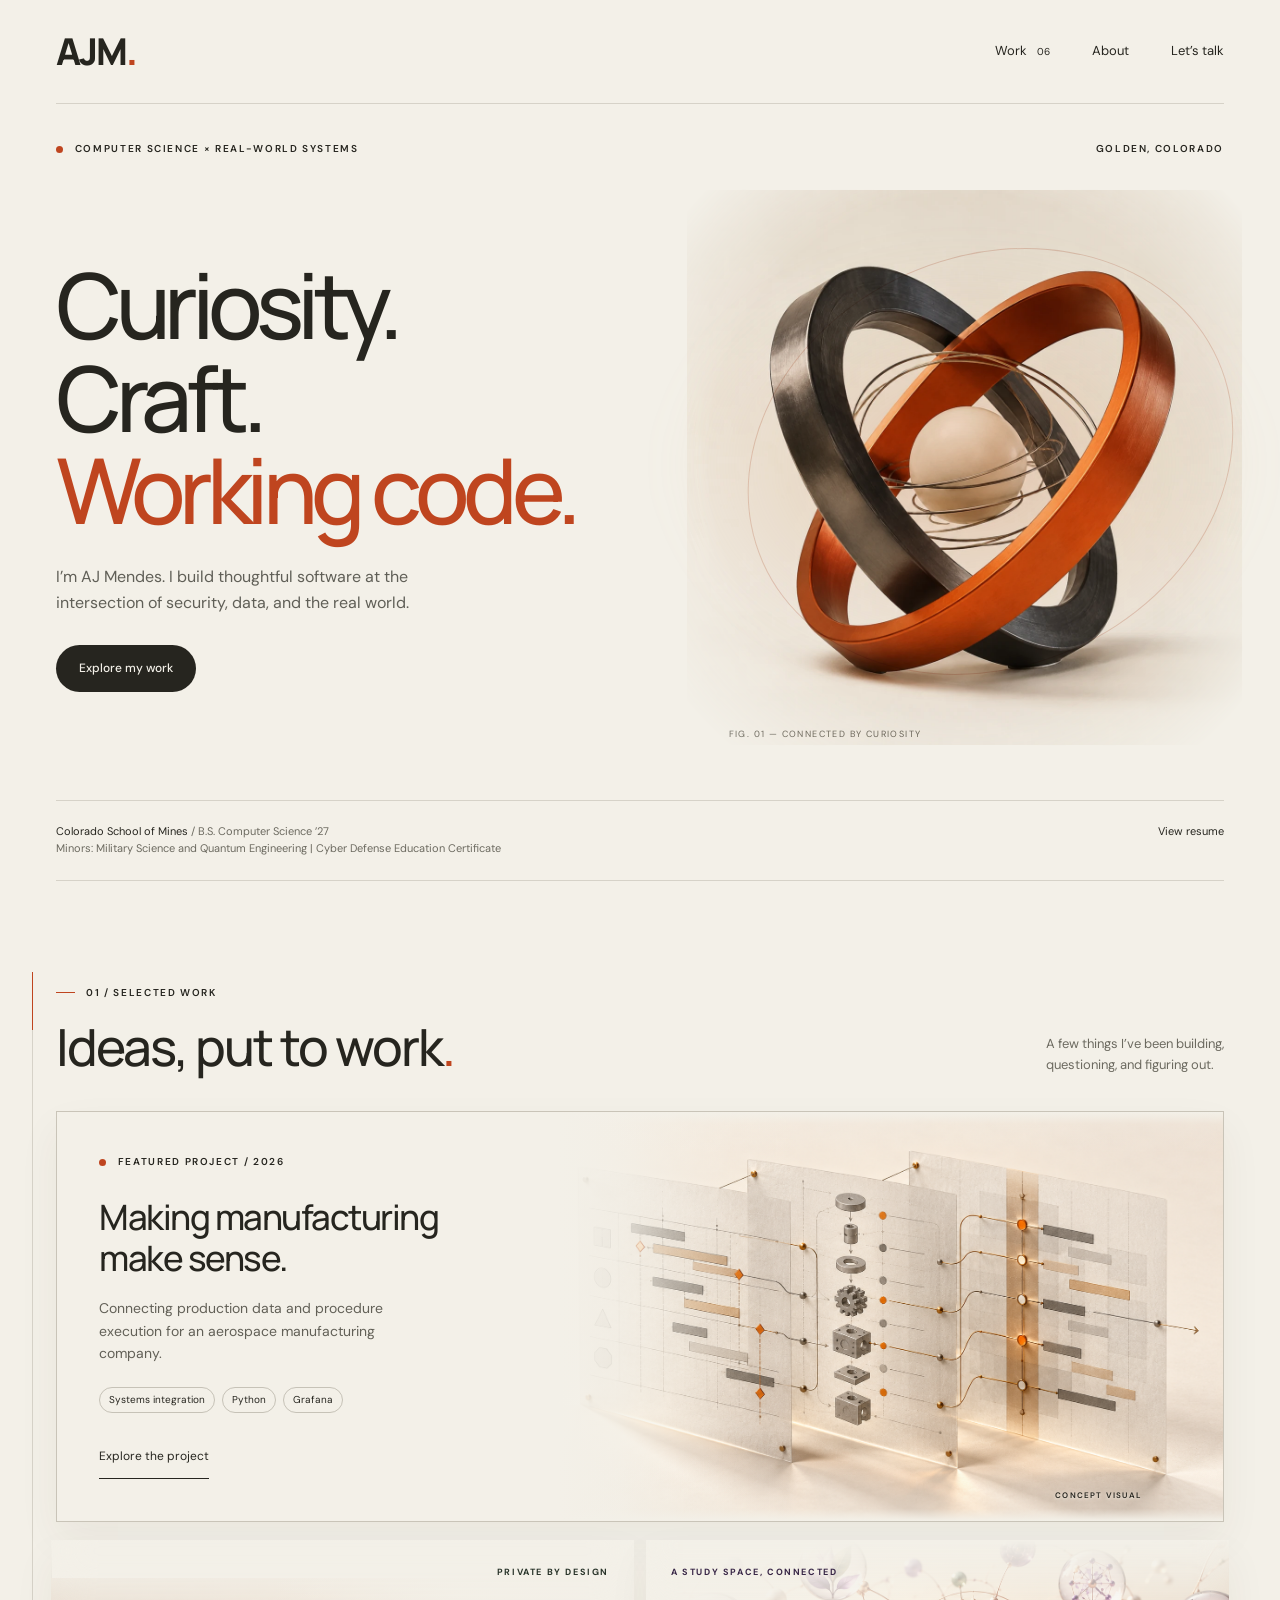
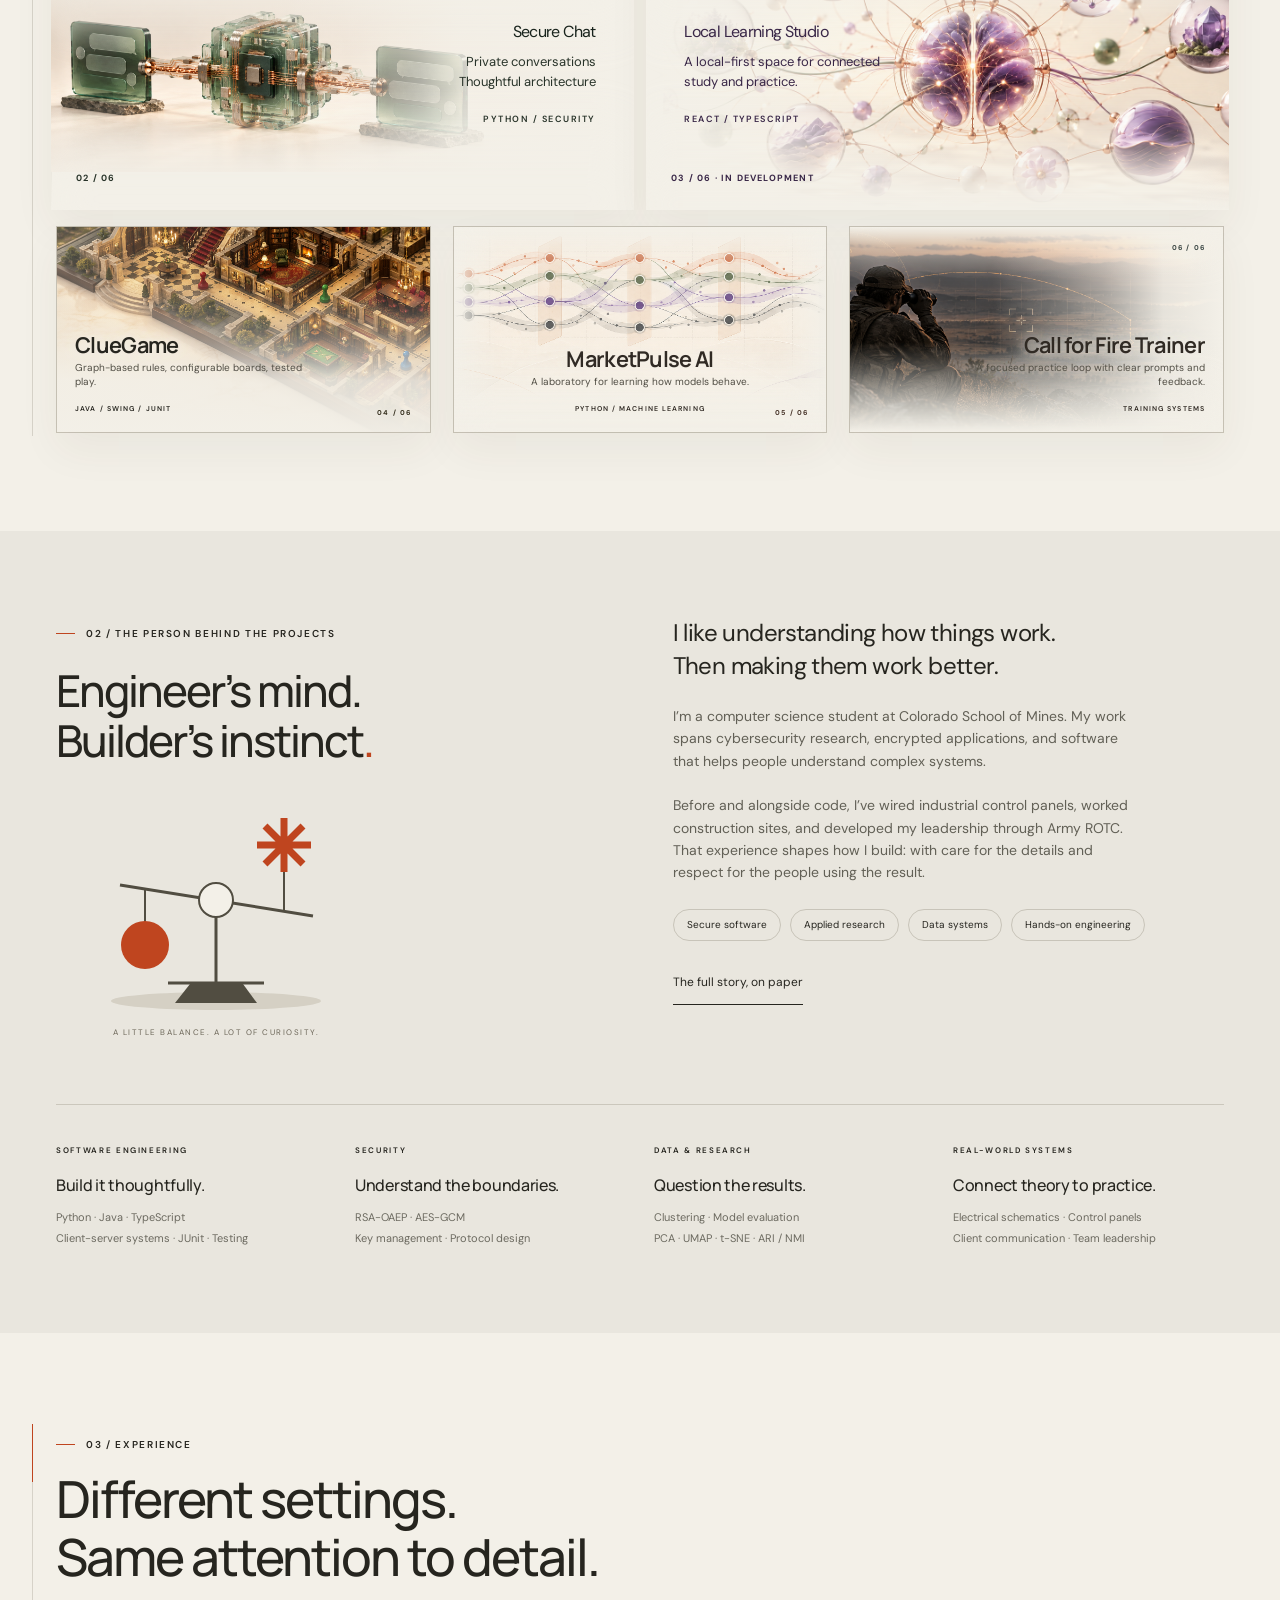
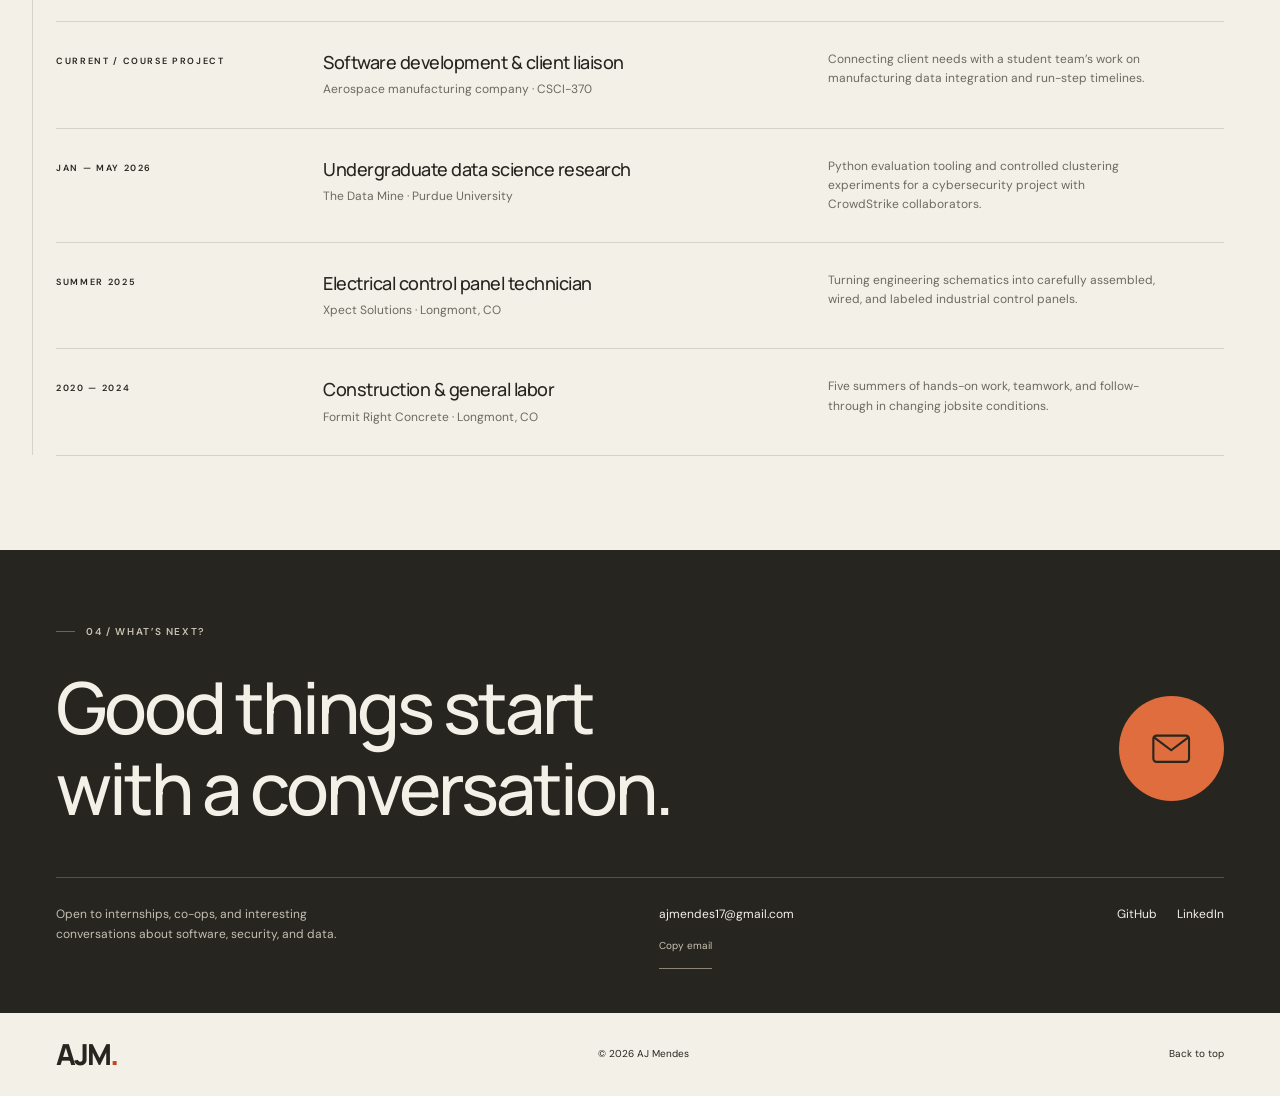
<file: index.html>
<!doctype html>
<html lang="en">
  <head>
    <meta charset="utf-8" />
    <meta name="viewport" content="width=device-width,initial-scale=1" />
    <title>AJ Mendes — Software, systems & curiosity</title>
    <meta
      name="description"
      content="AJ Mendes is a computer science student at Colorado School of Mines exploring secure software, applied research, and systems that work in the real world."
    />
    <meta name="theme-color" content="#f3f0e8" />
    <link rel="icon" href="assets/favicon.svg" type="image/svg+xml" />
    <link rel="preconnect" href="https://fonts.googleapis.com" />
    <link rel="preconnect" href="https://fonts.gstatic.com" crossorigin />
    <link
      href="https://fonts.googleapis.com/css2?family=DM+Sans:wght@400;450;500;600;650;700&family=Manrope:wght@400;500;600;650;700;800&display=swap"
      rel="stylesheet"
    />
    <link rel="stylesheet" href="portfolio.css?v=15" />
    <link rel="stylesheet" href="mansion.css?v=1" />
    <script src="portfolio.js?v=1" defer></script>
  </head>
  <body id="home">
    <a class="skip" href="#main-content">Skip to content</a>
    <header class="site-header wrap">
      <a class="wordmark" href="index.html" aria-label="AJ Mendes home"
        >AJM<span class="orange">.</span></a
      >
      <nav aria-label="Main navigation">
        <a href="index.html#projects">Work <span>06</span></a
        ><a href="index.html#about">About</a
        ><a href="index.html#contact">Let’s talk </a>
      </nav>
    </header>
    <main id="main-content">
      <section class="hero wrap" aria-labelledby="hero-title">
        <div class="hero-top">
          <p class="eyebrow">
            <span class="status-dot"></span> COMPUTER SCIENCE × REAL-WORLD
            SYSTEMS
          </p>
          <span class="eyebrow hero-location">GOLDEN, COLORADO</span>
        </div>
        <div class="hero-grid">
          <div class="hero-copy">
            <h1 id="hero-title">
              Curiosity.<br />Craft.<br /><span class="orange"
                >Working code.</span
              >
            </h1>
            <p class="hero-description">
              I’m AJ Mendes. I build thoughtful software at the intersection of
              security, data, and the real world.
            </p>
            <a class="pill dark" href="#projects">Explore my work </a>
          </div>
          <figure class="hero-art">
            <img
              src="assets/orbital-study.webp"
              alt="Sculptural orange and titanium orbits surrounding an ivory sphere"
              width="1024"
              height="1024"
              fetchpriority="high"
            />
            <figcaption>FIG. 01 — CONNECTED BY CURIOSITY</figcaption>
          </figure>
        </div>
        <div class="hero-bottom">
          <span class="hero-credentials"
            >Colorado School of Mines
            <span class="muted">/ B.S. Computer Science ’27</span><br />
            <span class="muted">Minors: Military Science and Quantum Engineering | Cyber Defense Education Certificate</span></span
          ><a
            href="output/pdf/aj-mendes-resume.pdf"
            target="_blank"
            rel="noopener"
            >View resume</a
          >
        </div>
      </section>
      <section
        class="work-section wrap"
        id="projects"
        aria-labelledby="work-title"
      >
        <div class="section-heading">
          <div>
            <p class="eyebrow">01 / SELECTED WORK</p>
            <h2 id="work-title">
              Ideas, put to work<span class="orange">.</span>
            </h2>
          </div>
          <p>
            A few things I’ve been building,<br />questioning, and figuring out.
          </p>
        </div>
        <a href="acme-integration.html" class="featured project-link"
          ><div class="feature-copy">
            <span class="eyebrow"
              ><span class="status-dot"></span> FEATURED PROJECT / 2026</span
            >
            <h3>Making manufacturing<br />make sense.</h3>
            <p>
              Connecting production data and procedure execution for an
              aerospace manufacturing company.
            </p>
            <div class="tags">
              <span>Systems integration</span><span>Python</span
              ><span>Grafana</span>
            </div>
            <span class="text-link">Explore the project </span>
          </div>
          <div class="integration-art" aria-hidden="true">
            <img
              src="assets/concepts/eci/layered-system.png"
              alt=""
              loading="lazy"
            />
            <span class="integration-note eyebrow">CONCEPT VISUAL</span>
          </div></a
        >
        <div class="project-grid">
          <a href="secure-chat-app.html" class="project-link secure-chat-card"
            ><div class="project-art chat-art" aria-hidden="true">
              <img
                src="assets/concepts/secure-chat/secure-enclave.png"
                alt=""
                loading="lazy"
              />
              <span class="art-caption">PRIVATE BY DESIGN</span>
              <div class="chat-card-copy">
                <h3>Secure Chat</h3>
                <p>Private conversations<br />Thoughtful architecture</p>
                <span class="eyebrow">PYTHON / SECURITY</span>
              </div>
              <span class="art-index">02 / 06</span>
            </div>
          </a
          >
          <a href="lls-project-card.html" class="project-link lls-project-card"
            ><div class="project-art lls-art" aria-hidden="true">
              <img
                class="lls-concept-art"
                src="assets/concepts/lls/knowledge-graph-purple-brain.png"
                alt=""
                loading="lazy"
              />
              <span class="art-caption">A STUDY SPACE, CONNECTED</span>
              <div class="lls-card-copy">
                <h3>Local Learning Studio</h3>
                <p>A local-first space for connected study and practice.</p>
                <span class="eyebrow">REACT / TYPESCRIPT</span>
              </div>
              <span class="art-index">03 / 06 · IN DEVELOPMENT</span>
            </div>
          </a
          >
          <a href="clue-game.html" class="project-link clue-card"
            ><div class="project-art clue-art">
              <img
                class="clue-card-image"
                src="assets/concepts/clue-game/mansion-card-v1.png"
                alt=""
                loading="lazy"
              />
              <div class="clue-card-copy">
                <h3>ClueGame</h3>
                <p>Graph-based rules, configurable boards, tested play.</p>
                <span class="eyebrow">JAVA / SWING / JUNIT</span>
              </div>
              <span class="art-index">04 / 06</span>
            </div>
          </a
          >
          <a href="marketpulse-ai.html" class="project-link marketpulse-card"
            ><div class="project-art ml-art">
              <img
                class="ml-concept-art"
                src="assets/concepts/marketpulse/multiple-gates-network.png"
                alt=""
                loading="lazy"
              />
              <div class="ml-card-copy">
                <h3>MarketPulse AI</h3>
                <p>A laboratory for learning how models behave.</p>
                <span class="eyebrow">PYTHON / MACHINE LEARNING</span>
              </div>
              <span class="art-index">05 / 06</span>
            </div>
          </a
          >
          <a href="call-for-fire-trainer.html" class="project-link fire-card"
            ><div class="project-art fire-art">
              <img
                class="fire-concept-art"
                src="assets/concepts/call-for-fire/call-for-fire-card-v1.png"
                alt=""
                loading="lazy"
              />
              <div class="fire-card-copy">
                <h3>Call for Fire Trainer</h3>
                <p>A focused practice loop with clear prompts and feedback.</p>
                <span class="eyebrow">TRAINING SYSTEMS</span>
              </div>
              <span class="art-index">06 / 06</span>
            </div>
          </a
          >
        </div>
      </section>
      <section class="about-section" id="about">
        <div class="wrap about-grid">
          <div>
            <p class="eyebrow">02 / THE PERSON BEHIND THE PROJECTS</p>
            <h2>
              Engineer’s mind.<br />Builder’s instinct<span class="orange"
                >.</span
              >
            </h2>
            <figure class="kinetic-figure" aria-hidden="true">
              <svg viewBox="0 0 320 230" fill="none">
                <ellipse cx="160" cy="205" rx="105" ry="9" fill="#d5d0c4" />
                <path
                  d="M160 187V110M112 187H208"
                  stroke="#514d41"
                  stroke-width="3"
                />
                <g class="kinetic-balance">
                  <path d="M64 89L257 120" stroke="#514d41" stroke-width="3" />
                  <path
                    d="M89 93V127M228 115V63"
                    stroke="#514d41"
                    stroke-width="2"
                  />
                  <circle cx="89" cy="149" r="24" fill="#bf451f" />
                  <g class="kinetic-star" stroke="#bf451f" stroke-width="7">
                    <path
                      d="M228 22V76M201 49H255M209 30L247 68M209 68L247 30"
                    />
                  </g>
                  <circle
                    cx="160"
                    cy="104"
                    r="17"
                    fill="#f3f0e8"
                    stroke="#514d41"
                    stroke-width="2"
                  />
                </g>
                <path d="M134 188H187L201 207H119Z" fill="#514d41" />
              </svg>
              <figcaption>A LITTLE BALANCE. A LOT OF CURIOSITY.</figcaption>
            </figure>
          </div>
          <div class="about-copy">
            <p class="large-copy">
              I like understanding how things work.<br />Then making them work
              better.
            </p>
            <p>
              I’m a computer science student at Colorado School of Mines. My
              work spans cybersecurity research, encrypted applications, and
              software that helps people understand complex systems.
            </p>
            <p>
              Before and alongside code, I’ve wired industrial control panels,
              worked construction sites, and developed my leadership through
              Army ROTC. That experience shapes how I build: with care for the
              details and respect for the people using the result.
            </p>
            <div class="capabilities">
              <span>Secure software</span><span>Applied research</span
              ><span>Data systems</span><span>Hands-on engineering</span>
            </div>
            <a
              class="text-link"
              href="output/pdf/aj-mendes-resume.pdf"
              target="_blank"
              rel="noopener"
              >The full story, on paper</a
            >
          </div>
        </div>
        <div class="wrap skills-overview">
          <div>
            <span class="eyebrow">SOFTWARE ENGINEERING</span>
            <h3>Build it thoughtfully.</h3>
            <p>
              Python · Java · TypeScript<br />Client-server systems · JUnit ·
              Testing
            </p>
          </div>
          <div>
            <span class="eyebrow">SECURITY</span>
            <h3>Understand the boundaries.</h3>
            <p>RSA-OAEP · AES-GCM<br />Key management · Protocol design</p>
          </div>
          <div>
            <span class="eyebrow">DATA & RESEARCH</span>
            <h3>Question the results.</h3>
            <p>
              Clustering · Model evaluation<br />PCA · UMAP · t-SNE · ARI / NMI
            </p>
          </div>
          <div>
            <span class="eyebrow">REAL-WORLD SYSTEMS</span>
            <h3>Connect theory to practice.</h3>
            <p>
              Electrical schematics · Control panels<br />Client communication ·
              Team leadership
            </p>
          </div>
        </div>
      </section>
      <section class="experience-section wrap" id="experience">
        <div class="section-heading">
          <div>
            <p class="eyebrow">03 / EXPERIENCE</p>
            <h2>Different settings.<br />Same attention to detail.</h2>
          </div>
        </div>
        <div class="experience-row">
          <span class="eyebrow">CURRENT / COURSE PROJECT</span>
          <div>
            <h3>Software development & client liaison</h3>
            <p>Aerospace manufacturing company · CSCI-370</p>
          </div>
          <p>
            Connecting client needs with a student team’s work on manufacturing
            data integration and run-step timelines.
          </p>
        </div>
        <div class="experience-row">
          <span class="eyebrow">JAN — MAY 2026</span>
          <div>
            <h3>Undergraduate data science research</h3>
            <p>The Data Mine · Purdue University</p>
          </div>
          <p>
            Python evaluation tooling and controlled clustering experiments for
            a cybersecurity project with CrowdStrike collaborators.
          </p>
        </div>
        <div class="experience-row">
          <span class="eyebrow">SUMMER 2025</span>
          <div>
            <h3>Electrical control panel technician</h3>
            <p>Xpect Solutions · Longmont, CO</p>
          </div>
          <p>
            Turning engineering schematics into carefully assembled, wired, and
            labeled industrial control panels.
          </p>
        </div>
        <div class="experience-row">
          <span class="eyebrow">2020 — 2024</span>
          <div>
            <h3>Construction & general labor</h3>
            <p>Formit Right Concrete · Longmont, CO</p>
          </div>
          <p>
            Five summers of hands-on work, teamwork, and follow-through in
            changing jobsite conditions.
          </p>
        </div>
      </section>
      <section class="contact-section" id="contact">
        <div class="wrap">
          <p class="eyebrow">04 / WHAT’S NEXT?</p>
          <div class="contact-heading">
            <h2>Good things start<br />with a conversation.</h2>
            <a
              class="contact-circle"
              href="mailto:ajmendes17@gmail.com"
              aria-label="Email AJ Mendes"
              ><svg viewBox="0 0 48 48" fill="none" aria-hidden="true">
                <rect
                  x="7"
                  y="12"
                  width="34"
                  height="25"
                  rx="3"
                  stroke="currentColor"
                  stroke-width="2"
                />
                <path
                  d="M8 14L24 26L40 14"
                  stroke="currentColor"
                  stroke-width="2"
                /></svg
            ></a>
          </div>
          <div class="contact-bottom">
            <p>
              Open to internships, co-ops, and interesting<br />conversations
              about software, security, and data.
            </p>
            <div>
              <a href="mailto:ajmendes17@gmail.com">ajmendes17@gmail.com</a
              ><button
                class="copy-button"
                type="button"
                data-copy-email
                aria-label="Copy email address"
              >
                Copy email</button
              ><span role="status" class="copy-status"></span>
            </div>
            <div class="social-links">
              <a
                href="https://github.com/ajmendes17"
                target="_blank"
                rel="noopener"
                >GitHub</a
              ><a
                href="https://www.linkedin.com/in/aj-mendes-b49709341"
                target="_blank"
                rel="noopener"
                >LinkedIn</a
              >
            </div>
          </div>
        </div>
      </section>
    </main>
    <footer class="wrap site-footer">
      <a class="wordmark" href="index.html">AJM<span class="orange">.</span></a
      ><span>© 2026 AJ Mendes</span><a href="#home">Back to top</a>
    </footer>
    <script defer src="https://static.cloudflareinsights.com/beacon.min.js" data-cf-beacon='{"token": "07092e6aa0db47d29f91a6e14f4b2b43"}'></script>
  </body>
</html>
</file>
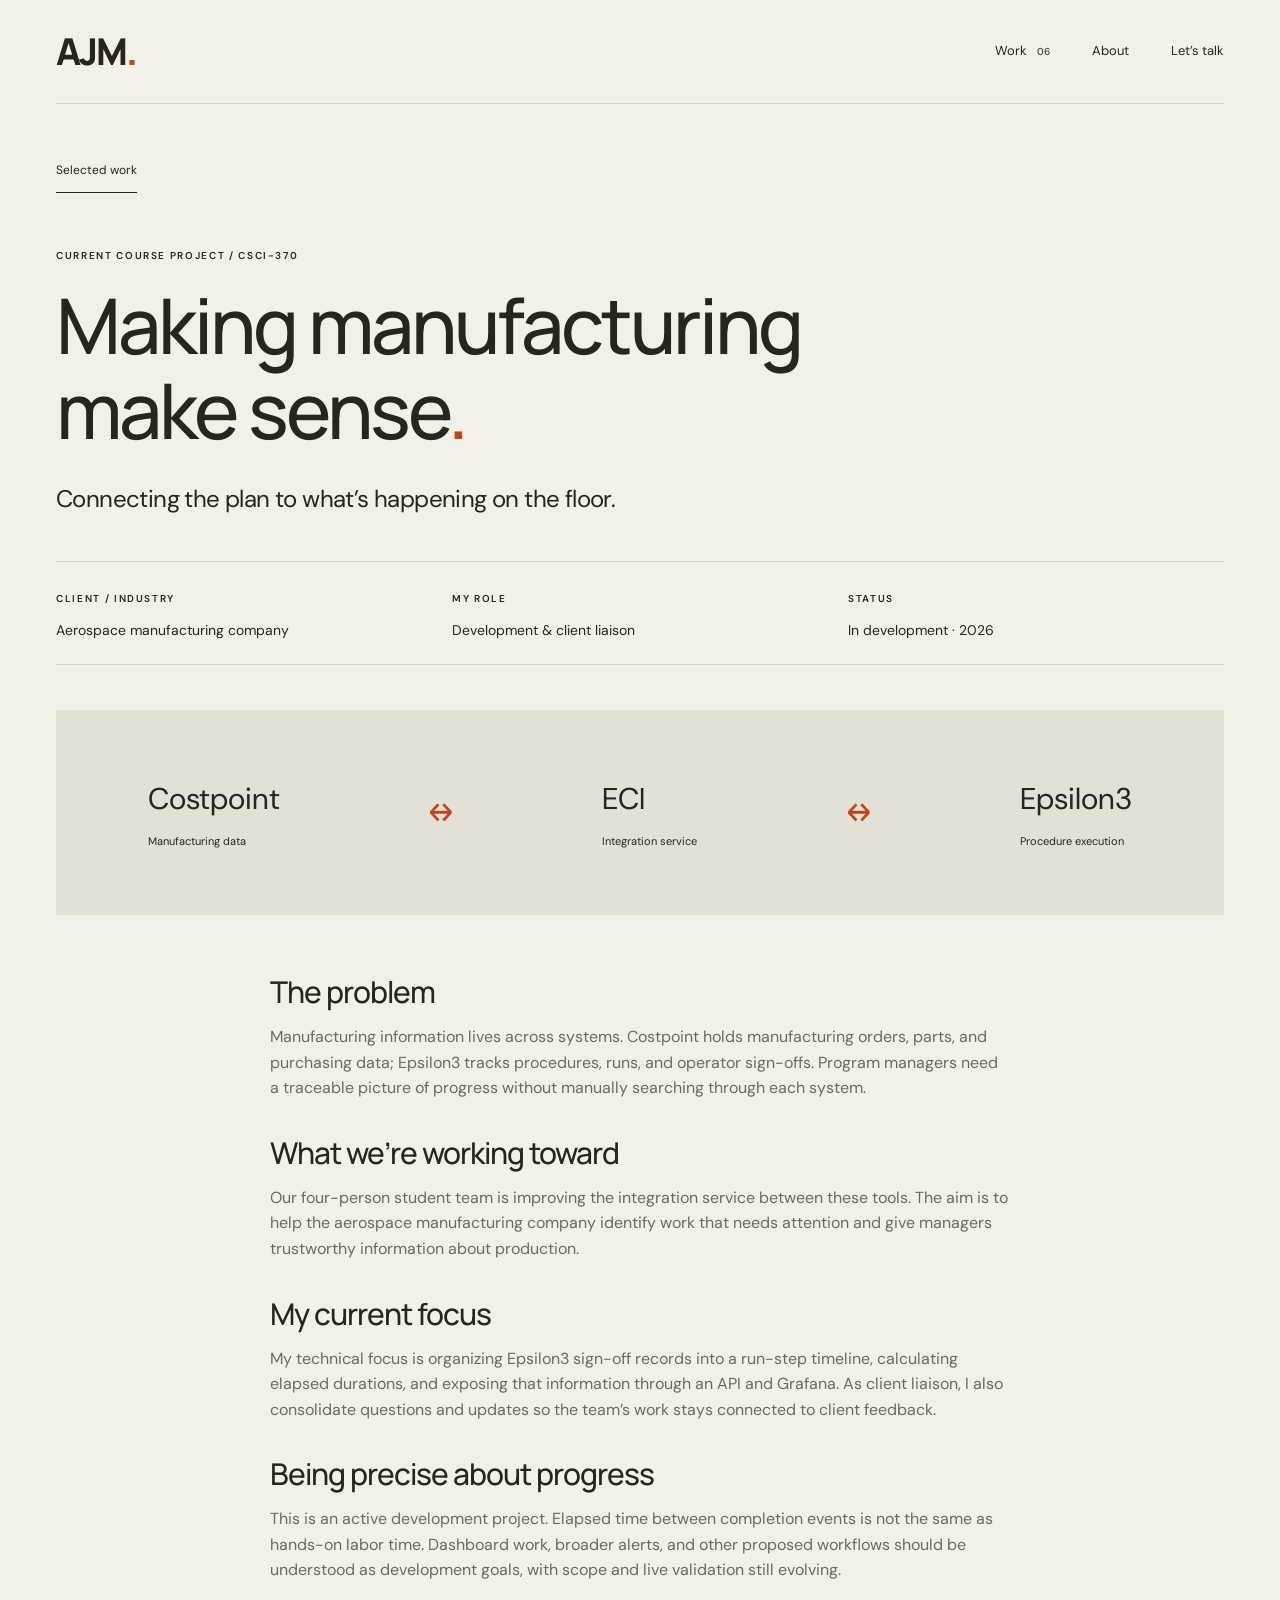
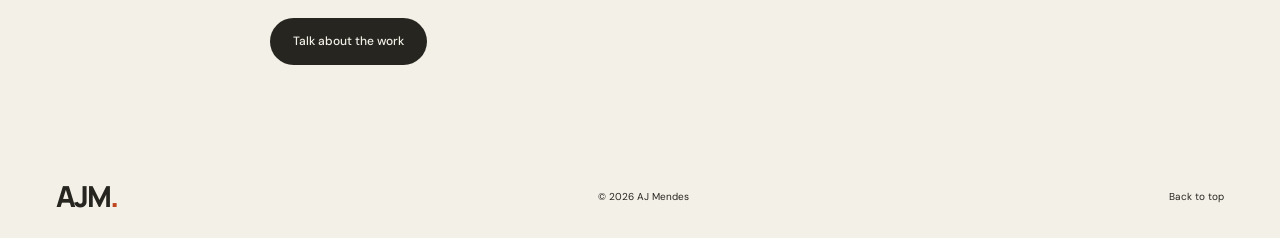
<file: acme-integration.html>
<!doctype html>
<html lang="en">
  <head>
    <meta charset="utf-8" />
    <meta name="viewport" content="width=device-width,initial-scale=1" />
    <title>Aerospace Manufacturing Integration — AJ Mendes</title>
    <meta
      name="description"
      content="An active student-team project connecting Costpoint manufacturing data with Epsilon3 procedure execution for an aerospace manufacturing company."
    />
    <meta name="theme-color" content="#f3f0e8" />
    <link rel="icon" href="assets/favicon.svg" type="image/svg+xml" />
    <link rel="preconnect" href="https://fonts.googleapis.com" />
    <link rel="preconnect" href="https://fonts.gstatic.com" crossorigin />
    <link
      href="https://fonts.googleapis.com/css2?family=DM+Sans:wght@400;450;500;600;650;700&family=Manrope:wght@400;500;600;650;700;800&display=swap"
      rel="stylesheet"
    />
    <link rel="stylesheet" href="portfolio.css?v=15" />
    <script src="portfolio.js?v=1" defer></script>
  </head>
  <body id="home">
    <a class="skip" href="#main-content">Skip to content</a>
    <header class="site-header wrap">
      <a class="wordmark" href="index.html" aria-label="AJ Mendes home"
        >AJM<span class="orange">.</span></a
      >
      <nav aria-label="Main navigation">
        <a href="index.html#projects">Work <span>06</span></a
        ><a href="index.html#about">About</a
        ><a href="index.html#contact">Let’s talk </a>
      </nav>
    </header>
    <main id="main-content" class="acme-page wrap">
      <a class="text-link" href="index.html#projects">Selected work</a>
      <p class="eyebrow">CURRENT COURSE PROJECT / CSCI-370</p>
      <h1>Making manufacturing<br />make sense<span class="orange">.</span></h1>
      <p class="large-copy">
        Connecting the plan to what’s happening on the floor.
      </p>
      <div class="acme-facts">
        <div>
          <span class="eyebrow">CLIENT / INDUSTRY</span>
          <p>Aerospace manufacturing company</p>
        </div>
        <div>
          <span class="eyebrow">MY ROLE</span>
          <p>Development & client liaison</p>
        </div>
        <div>
          <span class="eyebrow">STATUS</span>
          <p>In development · 2026</p>
        </div>
      </div>
      <div
        class="acme-flow"
        aria-label="Costpoint manufacturing data connects through ECI to Epsilon3 procedure execution"
      >
        <span>Costpoint<small>Manufacturing data</small></span
        ><b>↔</b><span>ECI<small>Integration service</small></span
        ><b>↔</b><span>Epsilon3<small>Procedure execution</small></span>
      </div>
      <article class="acme-story">
        <h2>The problem</h2>
        <p>
          Manufacturing information lives across systems. Costpoint holds
          manufacturing orders, parts, and purchasing data; Epsilon3 tracks
          procedures, runs, and operator sign-offs. Program managers need a
          traceable picture of progress without manually searching through each
          system.
        </p>
        <h2>What we’re working toward</h2>
        <p>
          Our four-person student team is improving the integration service
          between these tools. The aim is to help the aerospace manufacturing
          company identify work that needs attention and give managers
          trustworthy information about production.
        </p>
        <h2>My current focus</h2>
        <p>
          My technical focus is organizing Epsilon3 sign-off records into a
          run-step timeline, calculating elapsed durations, and exposing that
          information through an API and Grafana. As client liaison, I also
          consolidate questions and updates so the team’s work stays connected
          to client feedback.
        </p>
        <h2>Being precise about progress</h2>
        <p>
          This is an active development project. Elapsed time between completion
          events is not the same as hands-on labor time. Dashboard work, broader
          alerts, and other proposed workflows should be understood as
          development goals, with scope and live validation still evolving.
        </p>
        <a class="pill dark" href="index.html#contact">Talk about the work</a>
      </article>
    </main>
    <footer class="wrap site-footer">
      <a class="wordmark" href="index.html">AJM<span class="orange">.</span></a
      ><span>© 2026 AJ Mendes</span><a href="#home">Back to top</a>
    </footer>
    <script defer src="https://static.cloudflareinsights.com/beacon.min.js" data-cf-beacon='{"token": "07092e6aa0db47d29f91a6e14f4b2b43"}'></script>
  </body>
</html>
</file>
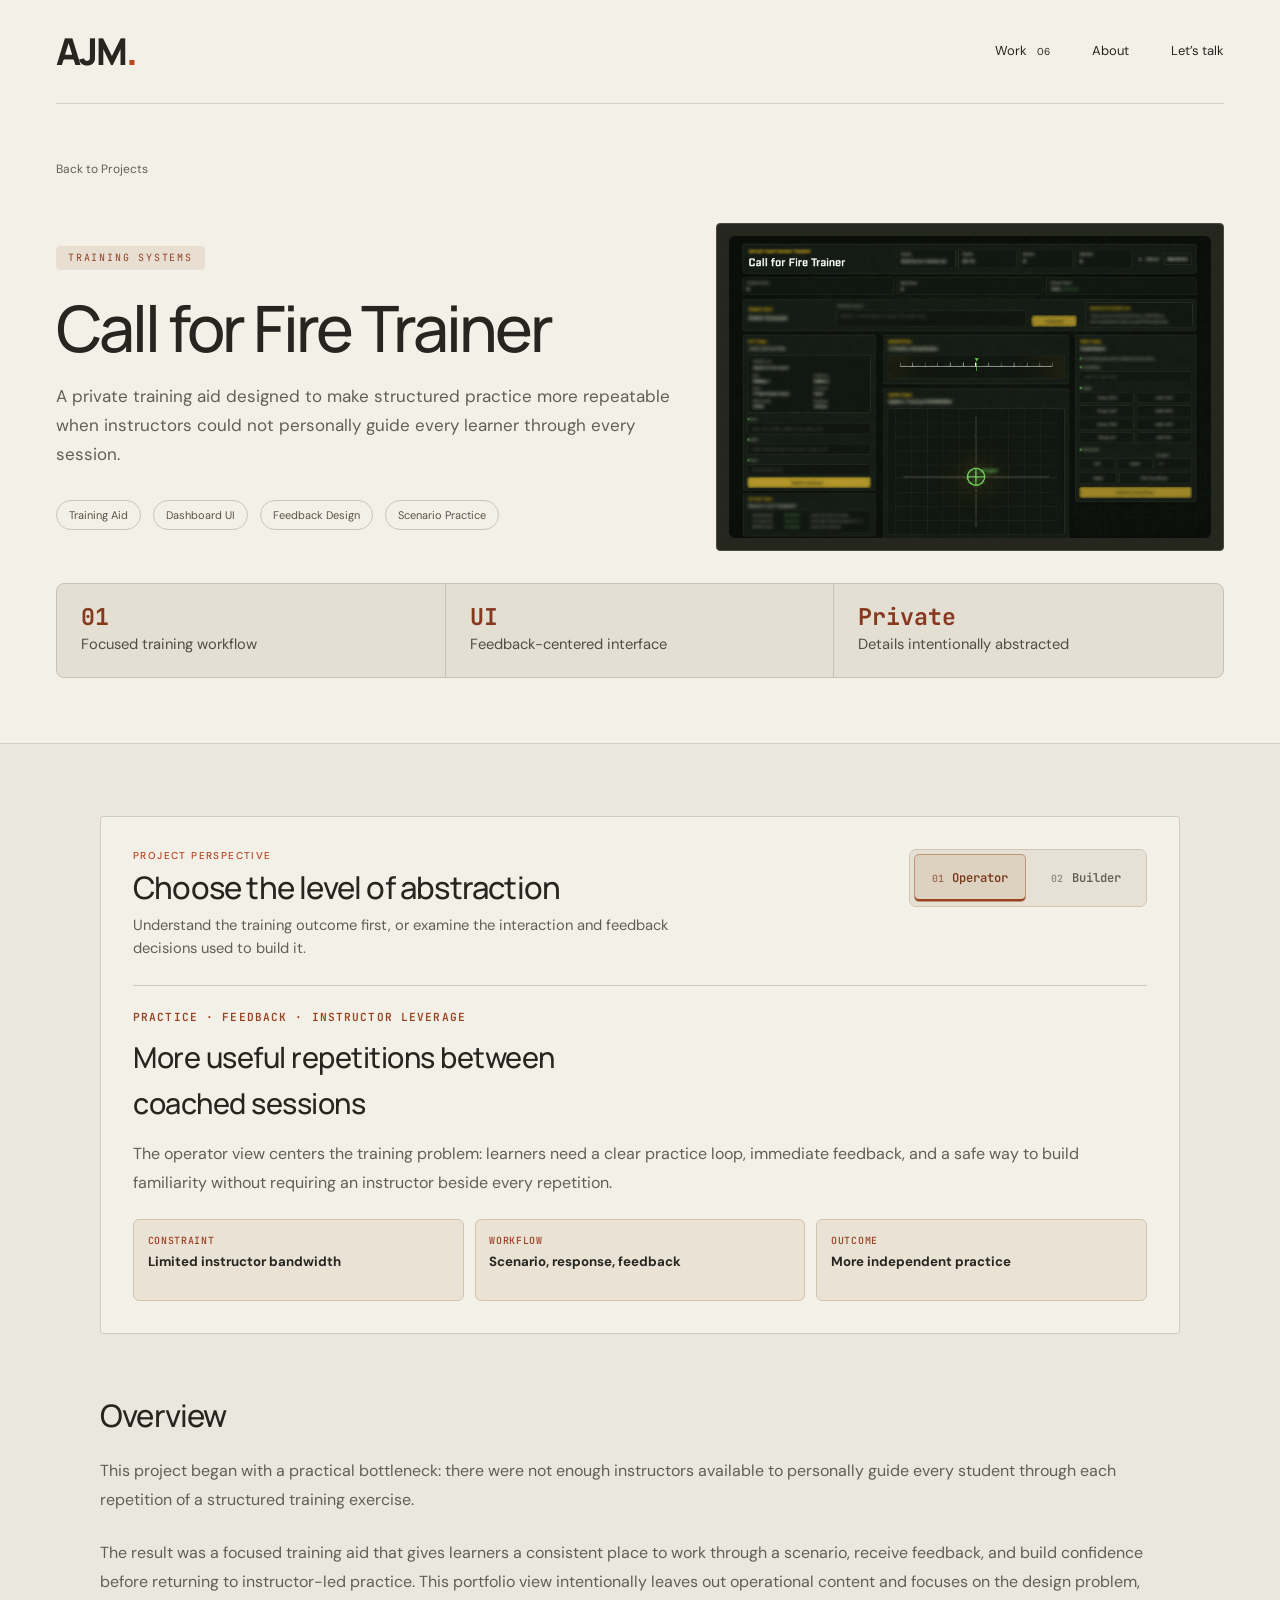
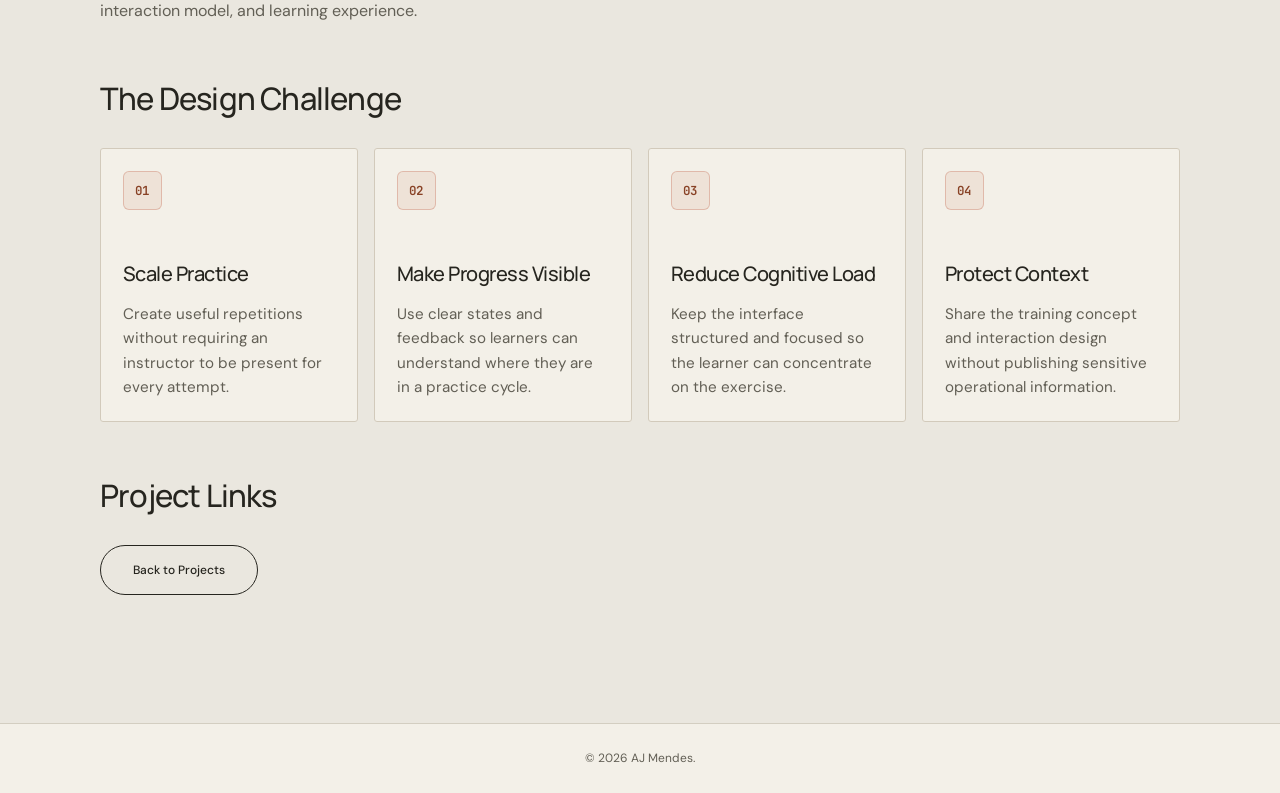
<file: call-for-fire-trainer.html>
<!DOCTYPE html>
<html lang="en">
<head>
    <meta charset="UTF-8">
    <meta name="viewport" content="width=device-width, initial-scale=1.0">
    <title>Call for Fire Trainer | AJ Mendes</title>
    <link rel="icon" type="image/svg+xml" href="assets/favicon.svg">
    <link rel="stylesheet" href="style.css?v=portfolio-experience-v18">
    <link rel="stylesheet" href="case-study.css?v=1">
    <link rel="stylesheet" href="portfolio.css?v=15">
    <link rel="preconnect" href="https://fonts.googleapis.com">
    <link rel="preconnect" href="https://fonts.gstatic.com" crossorigin>
    <link href="https://fonts.googleapis.com/css2?family=DM+Sans:wght@400;500;600;700&amp;family=Manrope:wght@400;500;600;700;800&amp;family=JetBrains+Mono:wght@400;500;600&amp;display=swap" rel="stylesheet">
</head>
<body id="home" class="project-detail-page">
    <a class="skip" href="#main-content">Skip to content</a>
    <header class="site-header wrap">
      <a class="wordmark" href="index.html" aria-label="AJ Mendes home">AJM<span class="orange">.</span></a>
      <nav aria-label="Main navigation">
        <a href="index.html#projects">Work <span>06</span></a>
        <a href="index.html#about">About</a>
        <a href="index.html#contact">Let’s talk</a>
      </nav>
    </header>

    <main id="main-content" tabindex="-1">
    <section class="project-header">
        <div class="container">
            <a href="index.html?project=3#projects" class="back-link">Back to Projects</a>
            <div class="project-header-layout">
                <div class="project-header-content">
                    <span class="project-category">Training Systems</span>
                    <h1 class="project-main-title">Call for Fire Trainer</h1>
                    <p class="project-subtitle">A private training aid designed to make structured practice more repeatable when instructors could not personally guide every learner through every session.</p>
                    <div class="project-header-tags">
                        <span class="tag">Training Aid</span>
                        <span class="tag">Dashboard UI</span>
                        <span class="tag">Feedback Design</span>
                        <span class="tag">Scenario Practice</span>
                    </div>
                </div>

                <div class="project-showcase secure-chat-showcase" aria-label="Blurred Call for Fire Trainer dashboard snapshot">
                    <img src="assets/call-for-fire-dashboard-snapshot-v2.png" alt="Call for Fire Trainer dashboard snapshot with the surrounding interface intentionally obscured">
                </div>
            </div>
            <div class="project-stats">
                <div>
                    <span class="stat-value">01</span>
                    <span class="stat-label">Focused training workflow</span>
                </div>
                <div>
                    <span class="stat-value">UI</span>
                    <span class="stat-label">Feedback-centered interface</span>
                </div>
                <div>
                    <span class="stat-value">Private</span>
                    <span class="stat-label">Details intentionally abstracted</span>
                </div>
            </div>
        </div>
    </section>

    <section class="project-details">
        <div class="container">
            <div class="project-content">
                <div class="project-section project-perspective" data-perspective-switcher data-project-id="call-for-fire">
                    <div class="perspective-heading">
                        <div>
                            <span class="summary-label">Project Perspective</span>
                            <h2 class="section-title">Choose the level of abstraction</h2>
                            <p>Understand the training outcome first, or examine the interaction and feedback decisions used to build it.</p>
                        </div>
                        <div class="perspective-toggle" role="tablist" aria-label="Call for Fire Trainer project perspective">
                            <button type="button" class="perspective-toggle-btn active" role="tab" aria-selected="true" aria-controls="trainer-operator-perspective" data-perspective-target="operator"><span>01</span>Operator</button>
                            <button type="button" class="perspective-toggle-btn" role="tab" aria-selected="false" aria-controls="trainer-builder-perspective" data-perspective-target="builder"><span>02</span>Builder</button>
                        </div>
                    </div>
                    <div class="perspective-panels" aria-live="polite">
                        <div class="perspective-panel active" id="trainer-operator-perspective" role="tabpanel" data-perspective-panel="operator">
                            <span class="perspective-panel-kicker">Practice · feedback · instructor leverage</span>
                            <h3>More useful repetitions between coached sessions</h3>
                            <p class="project-text">The operator view centers the training problem: learners need a clear practice loop, immediate feedback, and a safe way to build familiarity without requiring an instructor beside every repetition.</p>
                            <div class="perspective-brief-grid">
                                <div><span>Constraint</span><strong>Limited instructor bandwidth</strong></div>
                                <div><span>Workflow</span><strong>Scenario, response, feedback</strong></div>
                                <div><span>Outcome</span><strong>More independent practice</strong></div>
                            </div>
                        </div>
                        <div class="perspective-panel" id="trainer-builder-perspective" role="tabpanel" hidden data-perspective-panel="builder">
                            <span class="perspective-panel-kicker">State · hierarchy · privacy</span>
                            <h3>A focused feedback system with responsible abstraction</h3>
                            <p class="project-text">The builder view examines how the interface guides attention: status establishes context, one primary input controls the practice loop, visual feedback explains the result, and operational details remain intentionally abstracted.</p>
                            <div class="perspective-brief-grid">
                                <div><span>Structure</span><strong>State-driven dashboard</strong></div>
                                <div><span>UX priority</span><strong>One clear next action</strong></div>
                                <div><span>Constraint</span><strong>Privacy-preserving presentation</strong></div>
                            </div>
                        </div>
                    </div>
                </div>

                <div class="project-section" data-perspective-content="operator">
                    <h2 class="section-title">Overview</h2>
                    <p class="project-text">This project began with a practical bottleneck: there were not enough instructors available to personally guide every student through each repetition of a structured training exercise.</p>
                    <p class="project-text">The result was a focused training aid that gives learners a consistent place to work through a scenario, receive feedback, and build confidence before returning to instructor-led practice. This portfolio view intentionally leaves out operational content and focuses on the design problem, interaction model, and learning experience.</p>
                </div>

                <div class="project-section" data-perspective-content="operator">
                    <h2 class="section-title">The Design Challenge</h2>
                    <div class="features-grid">
                        <div class="feature-item">
                            <div class="feature-icon">01</div>
                            <h3>Scale Practice</h3>
                            <p>Create useful repetitions without requiring an instructor to be present for every attempt.</p>
                        </div>
                        <div class="feature-item">
                            <div class="feature-icon">02</div>
                            <h3>Make Progress Visible</h3>
                            <p>Use clear states and feedback so learners can understand where they are in a practice cycle.</p>
                        </div>
                        <div class="feature-item">
                            <div class="feature-icon">03</div>
                            <h3>Reduce Cognitive Load</h3>
                            <p>Keep the interface structured and focused so the learner can concentrate on the exercise.</p>
                        </div>
                        <div class="feature-item">
                            <div class="feature-icon">04</div>
                            <h3>Protect Context</h3>
                            <p>Share the training concept and interaction design without publishing sensitive operational information.</p>
                        </div>
                    </div>
                </div>

                <div class="project-section" data-perspective-content="builder">
                    <h2 class="section-title">Approach</h2>
                    <p class="project-text">The interface is organized around a simple loop: present a scenario, accept a structured response, provide a visual result, and surface the next useful correction. That rhythm turns instructor-dependent practice into a more repeatable self-guided experience while keeping instructor time available for higher-value coaching.</p>
                    <p class="project-text">The dashboard snapshot uses a deliberate visual hierarchy: status at the top, primary input near the center of attention, and supporting context arranged around a central visualization. The portfolio image softens the details, but preserves the layout so the design intent is still visible.</p>
                </div>

                <div class="project-section" data-perspective-content="builder">
                    <h2 class="section-title">What I Learned</h2>
                    <div class="security-list">
                        <div class="security-item">
                            <h3>Good training tools are pacing tools</h3>
                            <p>The interface has to make the next action obvious without taking over the learner's attention.</p>
                        </div>
                        <div class="security-item">
                            <h3>Feedback should support, not overwhelm</h3>
                            <p>Useful feedback is timely, legible, and tied to a clear next step.</p>
                        </div>
                        <div class="security-item">
                            <h3>Context can be shared responsibly</h3>
                            <p>A project can communicate its design problem and impact without exposing the details of the environment it supports.</p>
                        </div>
                    </div>
                </div>

                <div class="project-section" data-perspective-content="both">
                    <h2 class="section-title">Project Links</h2>
                    <div class="project-links">
                        <a href="index.html?project=3#projects" class="project-link-btn secondary">
                            <span>Back to Projects</span>
                        </a>
                    </div>
                </div>
            </div>
        </div>
    </section>
    </main>

    <footer class="footer">
        <div class="container">
            <p>&copy; 2026 AJ Mendes.</p>
        </div>
    </footer>

    <script src="script.js?v=portfolio-experience-v17"></script>
  <script defer src="https://static.cloudflareinsights.com/beacon.min.js" data-cf-beacon='{"token": "07092e6aa0db47d29f91a6e14f4b2b43"}'></script>
</body>
</html>
</file>
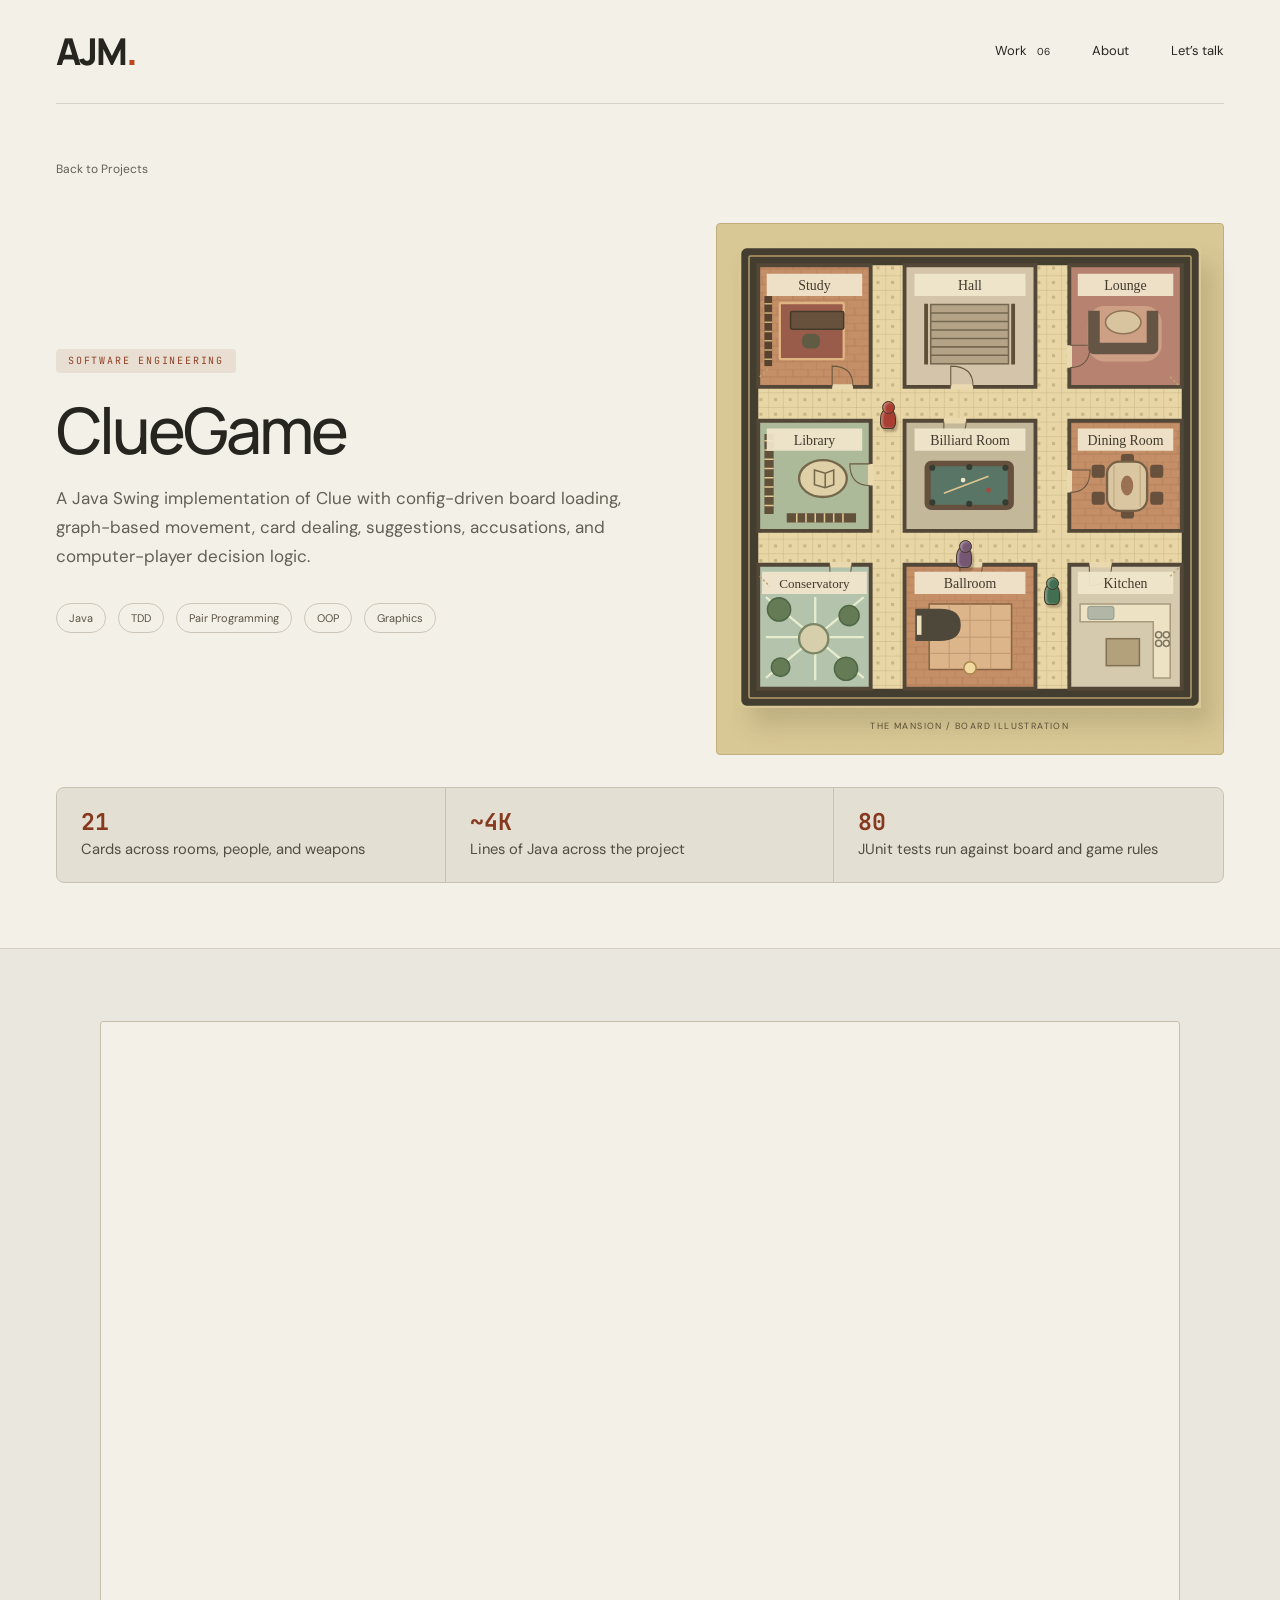
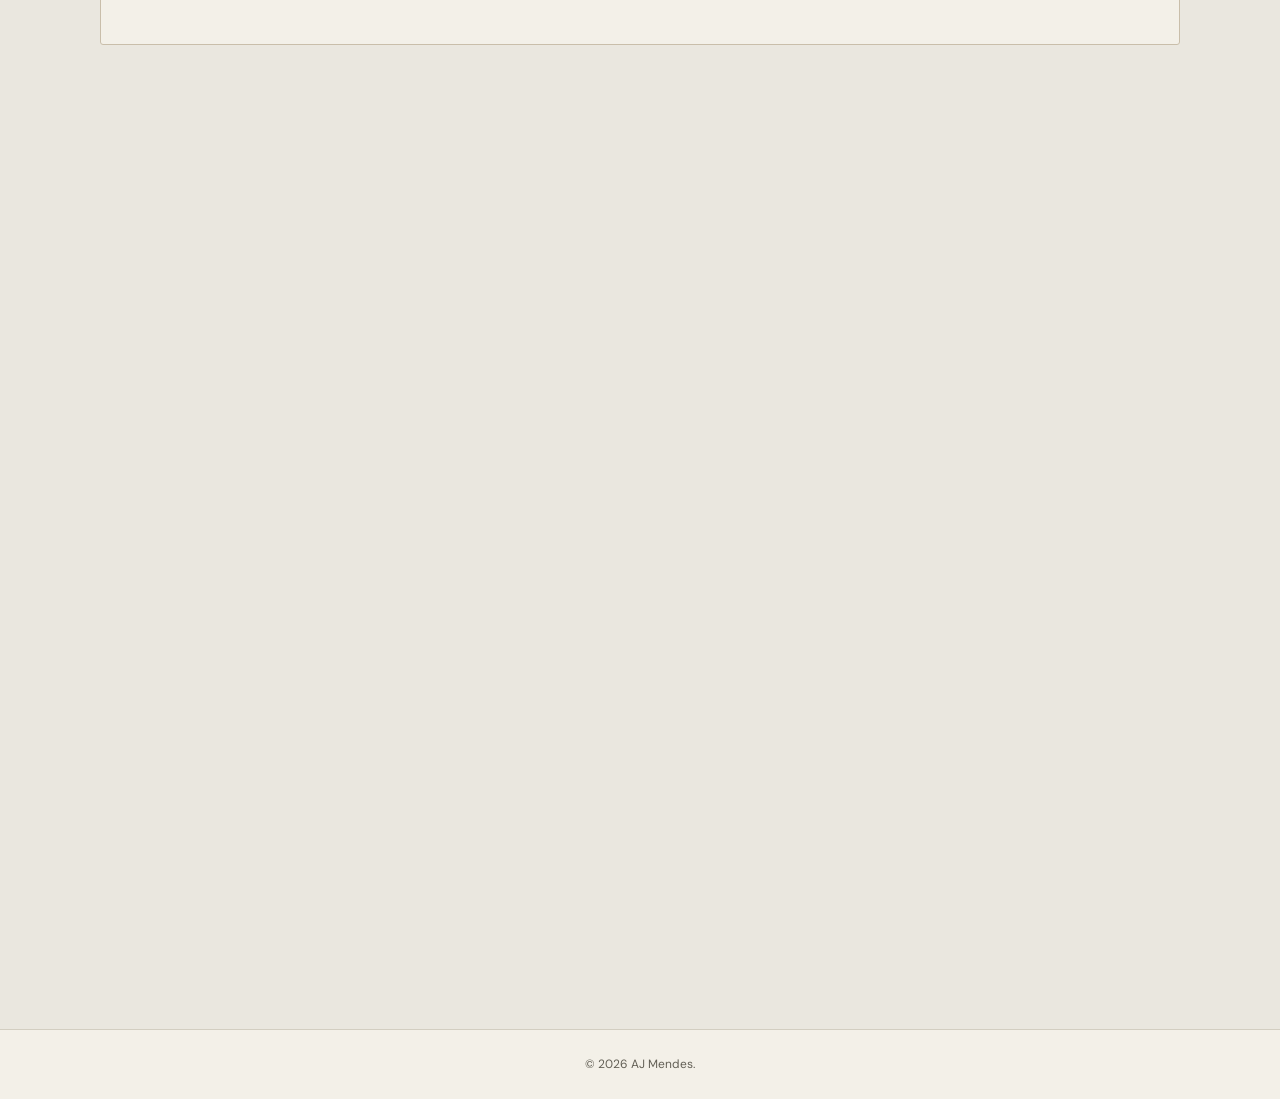
<file: clue-game.html>
<!DOCTYPE html>
<html lang="en">
<head>
    <meta charset="UTF-8">
    <meta name="viewport" content="width=device-width, initial-scale=1.0">
    <title>ClueGame | AJ Mendes</title>
    <link rel="icon" type="image/svg+xml" href="assets/favicon.svg">
    <link rel="stylesheet" href="style.css?v=portfolio-experience-v18">
    <link rel="stylesheet" href="case-study.css?v=1">
    <link rel="stylesheet" href="mansion.css?v=1">
    <link rel="stylesheet" href="portfolio.css?v=15">
    <link rel="preconnect" href="https://fonts.googleapis.com">
    <link rel="preconnect" href="https://fonts.gstatic.com" crossorigin>
    <link href="https://fonts.googleapis.com/css2?family=DM+Sans:wght@400;500;600;700&amp;family=Manrope:wght@400;500;600;700;800&amp;family=JetBrains+Mono:wght@400;500;600&amp;display=swap" rel="stylesheet">
</head>
<body id="home" class="project-detail-page">
    <a class="skip" href="#main-content">Skip to content</a>
    <header class="site-header wrap">
      <a class="wordmark" href="index.html" aria-label="AJ Mendes home">AJM<span class="orange">.</span></a>
      <nav aria-label="Main navigation">
        <a href="index.html#projects">Work <span>06</span></a>
        <a href="index.html#about">About</a>
        <a href="index.html#contact">Let’s talk</a>
      </nav>
    </header>

    <main id="main-content" tabindex="-1">
    <section class="project-header">
        <div class="container">
            <a href="index.html?project=2#projects" class="back-link">
                Back to Projects
            </a>
            <div class="project-header-layout">
                <div class="project-header-content">
                    <span class="project-category">Software Engineering</span>
                    <h1 class="project-main-title">ClueGame</h1>
                    <p class="project-subtitle">A Java Swing implementation of Clue with config-driven board loading, graph-based movement, card dealing, suggestions, accusations, and computer-player decision logic.</p>
                    <div class="project-header-tags">
                        <span class="tag">Java</span>
                        <span class="tag">TDD</span>
                        <span class="tag">Pair Programming</span>
                        <span class="tag">OOP</span>
                        <span class="tag">Graphics</span>
                    </div>
                </div>

                <div class="project-showcase clue-showcase" aria-label="ClueGame board preview">
                    <figure class="mansion-preview">
                        <img src="assets/clue-mansion.svg" width="600" height="600" alt="Illustrated Clue-style mansion with nine furnished rooms connected by tiled corridors." />
                        <span class="mansion-pawn pawn-scarlet" aria-hidden="true"></span>
                        <span class="mansion-pawn pawn-green" aria-hidden="true"></span>
                        <span class="mansion-pawn pawn-plum" aria-hidden="true"></span>
                        <figcaption>THE MANSION / BOARD ILLUSTRATION</figcaption>
                    </figure>
                </div>
            </div>
            <div class="project-stats">
                <div>
                    <span class="stat-value">21</span>
                    <span class="stat-label">Cards across rooms, people, and weapons</span>
                </div>
                <div>
                    <span class="stat-value">~4K</span>
                    <span class="stat-label">Lines of Java across the project</span>
                </div>
                <div>
                    <span class="stat-value">80</span>
                    <span class="stat-label">JUnit tests run against board and game rules</span>
                </div>
            </div>
        </div>
    </section>

    <section class="project-details">
        <div class="container">
            <div class="project-content">
                <div class="project-section project-perspective" data-perspective-switcher data-project-id="clue-game">
                    <div class="perspective-heading">
                        <div>
                            <span class="summary-label">Project Perspective</span>
                            <h2 class="section-title">Choose the level of abstraction</h2>
                            <p>Switch between two useful zoom levels. Operator explains the experience and rules a player encounters; Builder follows the code and tests that make those rules work.</p>
                        </div>
                        <div class="perspective-toggle" role="tablist" aria-label="ClueGame project perspective">
                            <button type="button" class="perspective-toggle-btn active" role="tab" aria-selected="true" aria-controls="clue-operator-perspective" data-perspective-target="operator"><span>01</span>Operator</button>
                            <button type="button" class="perspective-toggle-btn" role="tab" aria-selected="false" aria-controls="clue-builder-perspective" data-perspective-target="builder"><span>02</span>Builder</button>
                        </div>
                    </div>
                    <div class="perspective-panels" aria-live="polite">
                        <div class="perspective-panel active" id="clue-operator-perspective" role="tabpanel" data-perspective-panel="operator">
                            <span class="perspective-panel-kicker">Player view / rules and decisions</span>
                            <h3>A board game whose moving parts stay coherent</h3>
                            <p class="project-text">The operator view focuses on what the system makes possible: legal moves are clear, suggestions resolve predictably, computer players act within the same rules, and the interface keeps the current turn understandable.</p>
                            <p class="project-text">A turn connects several decisions: move through the board, enter a room, make a suggestion, compare it with other players’ cards, then use what you learn to decide whether to accuse. The interface presents those choices while the game enforces the same rules for human and computer players.</p>
                            <div class="perspective-brief-grid">
                                <div><span>Intent</span><strong>Make complex rules playable</strong></div>
                                <div><span>Interaction</span><strong>Board-led turn decisions</strong></div>
                                <div><span>Outcome</span><strong>Consistent game state</strong></div>
                            </div>
                        </div>
                        <div class="perspective-panel" id="clue-builder-perspective" role="tabpanel" hidden data-perspective-panel="builder">
                            <span class="perspective-panel-kicker">Implementation view / models and validation</span>
                            <h3>Configuration-driven behavior with tested boundaries</h3>
                            <p class="project-text">The builder view follows the runtime model: external files construct the board, adjacency graphs constrain movement, focused classes coordinate cards and turns, and JUnit tests protect the rules most likely to drift.</p>
                            <p class="project-text">The board model connects layout data to playable behavior: parsed spaces form a movement graph, turn orchestration applies game rules, and the Swing interface reflects resulting state. Tests exercise those boundaries, including movement, card dealing, suggestion disproof, accusations, and computer-player choices.</p>
                            <div class="perspective-brief-grid">
                                <div><span>Architecture</span><strong>Model + orchestration + Swing</strong></div>
                                <div><span>Core logic</span><strong>Graph traversal and rule state</strong></div>
                                <div><span>Validation</span><strong>80 JUnit tests</strong></div>
                            </div>
                        </div>
                    </div>
                </div>

                <div class="project-section" data-perspective-content="operator">
                    <h2 class="section-title">Overview</h2>
                    <p class="project-text">
                        ClueGame is a desktop game built around a custom Clue board. The application parses external setup and layout files, builds the board model at runtime, calculates legal movement targets, handles card distribution, and drives human and computer turns through a Swing interface.
                    </p>
                    <p class="project-text">
                        The important part is the amount of rule coordination. Rooms, doors, secret passages, occupied cells, player hands, seen cards, suggestions, disproof rules, accusations, and GUI updates all have to stay in sync while the game progresses.
                    </p>
                </div>

                <div class="project-section" data-perspective-content="operator">
                    <h2 class="section-title">Key Features</h2>
                    <div class="features-grid">
                        <div class="feature-item">
                            <div class="feature-icon">CFG</div>
                            <h3>Config-Driven Board</h3>
                            <p>Loads rooms, spaces, weapons, players, labels, centers, doors, and secret passages from CSV and setup files.</p>
                        </div>
                        <div class="feature-item">
                            <div class="feature-icon">MOVE</div>
                            <h3>Movement Engine</h3>
                            <p>Calculates valid targets using adjacency lists, dice rolls, room entry rules, occupied cells, and secret passages.</p>
                        </div>
                        <div class="feature-item">
                            <div class="feature-icon">CARD</div>
                            <h3>Card Logic</h3>
                            <p>Selects a hidden solution, deals remaining cards fairly, and resolves suggestions in player order.</p>
                        </div>
                        <div class="feature-item">
                            <div class="feature-icon">GUI</div>
                            <h3>Swing Interface</h3>
                            <p>Renders the board, highlights valid moves, shows turn state, supports dialogs, and tracks known cards.</p>
                        </div>
                    </div>
                </div>

                <div class="project-section" data-perspective-content="builder">
                    <h2 class="section-title">Technical Implementation</h2>
                    <div class="tech-details">
                        <h3>Architecture</h3>
                        <p class="project-text">
                            The code separates board state, cell metadata, player behavior, turn orchestration, card models, and UI panels into focused Java classes. <span class="inline-code">Board</span> owns the map, deck, solution, movement graph, rendering, and config parsing. <span class="inline-code">TurnManager</span> coordinates turn progression, human input, computer moves, suggestions, accusations, and GUI updates.
                        </p>
                        <h3>Testing</h3>
                        <p class="project-text">
                            The test suite covers file initialization, malformed config handling, board adjacencies, target calculation, deck setup, fair dealing, suggestion disproof, accusation checking, and computer-player choices.
                        </p>
                    </div>
                </div>

                <div class="project-section" data-perspective-content="builder">
                    <h2 class="section-title">Technologies & Tools</h2>
                    <div class="tech-stack">
                        <div class="tech-category">
                            <h3>Application</h3>
                            <div class="tech-tags">
                                <span class="tag">Java</span>
                                <span class="tag">Object-Oriented Design</span>
                                <span class="tag">Java Graphics</span>
                                <span class="tag">Custom File Parsing</span>
                            </div>
                        </div>
                        <div class="tech-category">
                            <h3>Quality</h3>
                            <div class="tech-tags">
                                <span class="tag">TDD</span>
                                <span class="tag">Pair Programming</span>
                                <span class="tag">JUnit 5</span>
                                <span class="tag">State-Based Tests</span>
                            </div>
                        </div>
                    </div>
                </div>

                <div class="project-section" data-perspective-content="both">
                    <h2 class="section-title">Project Links</h2>
                    <div class="project-links">
                        <a href="https://github.com/ajmendes17/ClueGame" target="_blank" rel="noopener" class="project-link-btn">
                            <span>View on GitHub</span>
                        </a>
                        <a href="index.html?project=2#projects" class="project-link-btn secondary">
                            <span>Back to Projects</span>
                        </a>
                    </div>
                </div>
            </div>
        </div>
    </section>
    </main>

    <footer class="footer">
        <div class="container">
            <p>&copy; 2026 AJ Mendes.</p>
        </div>
    </footer>

    <script src="script.js?v=portfolio-experience-v17"></script>
  <script defer src="https://static.cloudflareinsights.com/beacon.min.js" data-cf-beacon='{"token": "07092e6aa0db47d29f91a6e14f4b2b43"}'></script>
</body>
</html>
</file>
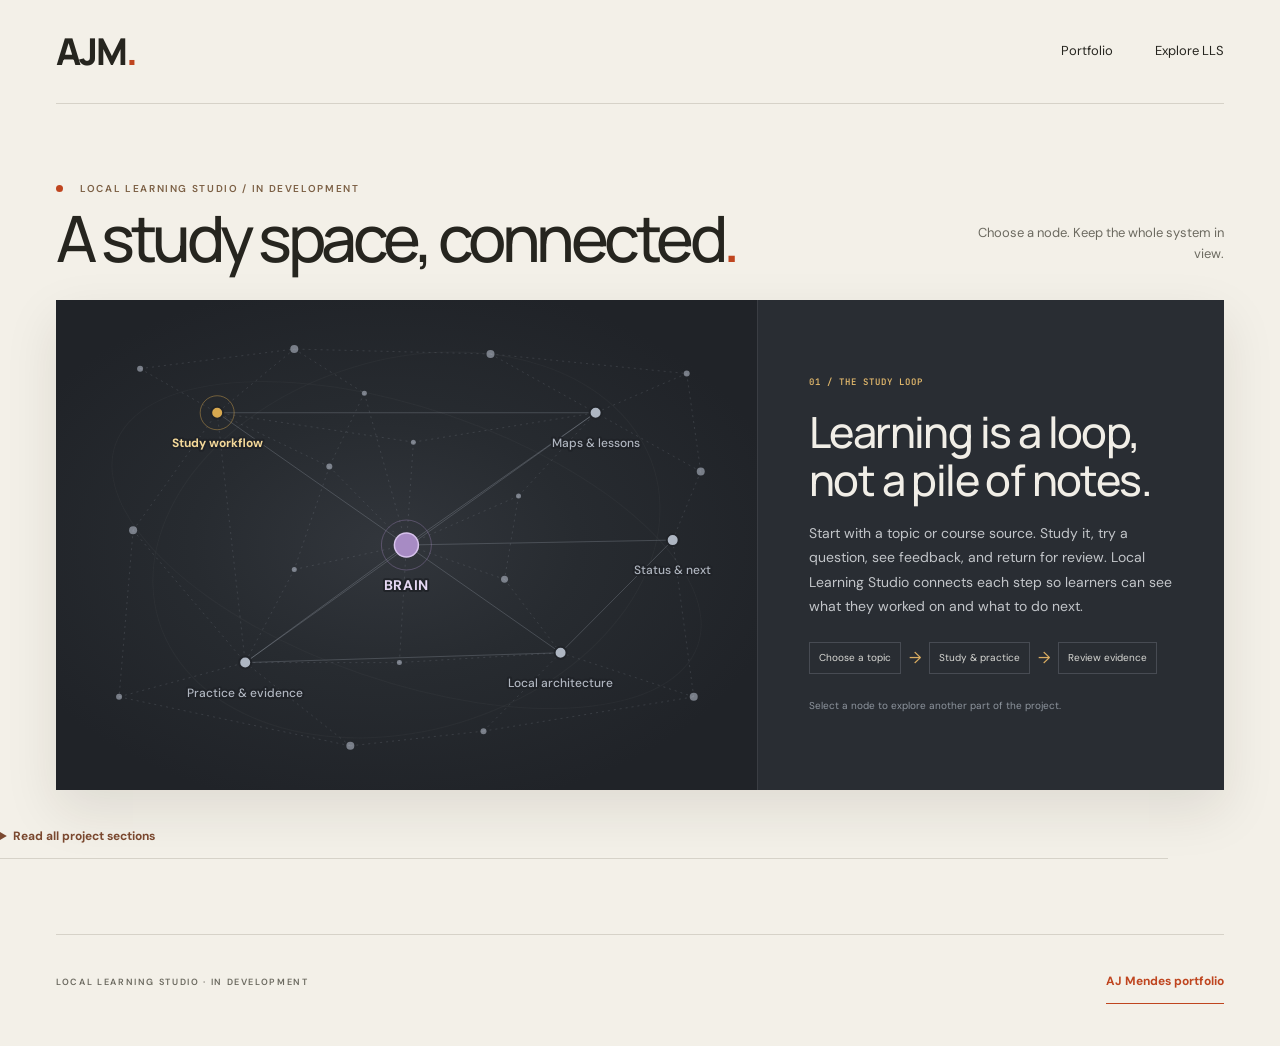
<file: lls-project-card.html>
<!doctype html>
<html lang="en">
  <head>
    <meta charset="utf-8" />
    <meta name="viewport" content="width=device-width, initial-scale=1" />
    <meta name="description" content="Local Learning Studio is an in-development personal study space connecting courses, practice, and progress." />
    <title>Local Learning Studio | AJ Mendes</title>
    <link rel="icon" type="image/svg+xml" href="assets/favicon.svg" />
    <link rel="stylesheet" href="portfolio.css" />
    <link rel="stylesheet" href="lls-project-card.css" />
    <link rel="preconnect" href="https://fonts.googleapis.com" />
    <link rel="preconnect" href="https://fonts.gstatic.com" crossorigin />
    <link href="https://fonts.googleapis.com/css2?family=DM+Sans:wght@400;500;600;700&amp;family=Manrope:wght@400;500;600;700;800&amp;family=JetBrains+Mono:wght@400;500;600&amp;display=swap" rel="stylesheet" />
  </head>
  <body class="lls-preview-page">
    <a class="skip" href="#main-content">Skip to content</a>
    <header class="site-header wrap">
      <a class="wordmark" href="index.html" aria-label="AJ Mendes home">AJM<span class="orange">.</span></a>
      <nav aria-label="Main navigation">
        <a href="index.html#projects">Portfolio</a>
        <a href="#project-map">Explore LLS</a>
      </nav>
    </header>

    <main id="main-content" tabindex="-1">
      <section class="graph-hero wrap" id="project-map" aria-labelledby="project-title">
        <div class="graph-heading">
          <p class="eyebrow"><span class="status-dot"></span> LOCAL LEARNING STUDIO / IN DEVELOPMENT</p>
          <h1 id="project-title">A study space, connected<span class="orange">.</span></h1>
          <p>Choose a node. Keep the whole system in view.</p>
        </div>

        <div class="graph-layout">
          <div class="knowledge-graph">
            <svg class="knowledge-network" role="group" aria-label="Interactive Local Learning Studio knowledge graph"></svg>
          </div>

          <section class="graph-detail" aria-live="polite" aria-atomic="true" aria-labelledby="detail-title">
            <p class="eyebrow"><span data-detail-number>01</span> / <span data-detail-kicker>THE STUDY LOOP</span></p>
            <h2 id="detail-title">Learning is a loop, not a pile of notes.</h2>
            <p data-detail-copy>Start with a topic or course source. Study it, try a question, see feedback, and return for review. Local Learning Studio connects each step so learners can see what they worked on and what to do next.</p>
            <div class="detail-flow" data-detail-flow aria-label="Study workflow">
              <span>Choose a topic</span><i>→</i><span>Study & practice</span><i>→</i><span>Review evidence</span>
            </div>
            <p class="graph-hint">Select a node to explore another part of the project.</p>
          </section>
        </div>
        <noscript><p class="no-script-note">The graph is a visual guide. All project sections are listed below.</p></noscript>
      </section>

      <details class="all-sections wrap">
        <summary>Read all project sections</summary>
        <div class="project-sections">
        <section class="project-section" id="workflow" data-project-section="workflow" aria-labelledby="workflow-title">
          <p class="eyebrow">01 / THE STUDY LOOP</p>
          <h2 id="workflow-title">Learning is a loop, not a pile of notes.</h2>
          <p>Start with a topic or course source. Study it, try a question, see feedback, and return for review. LLS connects the steps so learners can see what they worked on and what might help next.</p>
          <div class="workflow-steps"><span>Choose a topic</span><b>01</b><span>Study & practice</span><b>02</b><span>Review evidence</span><b>03</b></div>
        </section>

        <section class="project-section graph-feature" id="knowledge-base" data-project-section="knowledge-base" aria-labelledby="knowledge-title">
          <p class="eyebrow">02 / THE KNOWLEDGE BASE</p>
          <div class="section-split">
            <div><h2 id="knowledge-title">One brain for a whole class.</h2><p>LLS can export a linked class knowledge base to Obsidian, connecting courses, topics, sources, assessments, and progress in a graph you can explore.</p><p>The app remains the study workspace. Obsidian is an optional, one-way export; refreshes preserve learner-authored sections in exported notes.</p></div>
            <div class="mini-graph" aria-label="Illustration of linked class knowledge notes"><span class="mini-edge e1"></span><span class="mini-edge e2"></span><span class="mini-edge e3"></span><span class="mini-edge e4"></span><b class="mini-center">CLASS<br />BRAIN</b><i class="mini-node mn1">Course</i><i class="mini-node mn2">Topic</i><i class="mini-node mn3">Source</i><i class="mini-node mn4">Progress</i></div>
          </div>
        </section>

        <section class="project-section" id="maps-lessons" data-project-section="maps-lessons" aria-labelledby="maps-title">
          <p class="eyebrow">03 / MAPS & LESSONS</p>
          <h2 id="maps-title">See the shape of a course. Then work through an idea.</h2>
          <p>LLS can propose a reviewable course map of modules, concepts, prerequisites, objectives, and assessments. Learners can study a topic or source with saved lessons that include explanations, analogies, worked examples, and knowledge checks.</p>
          <div class="capability-row"><span>Review before accepting</span><span>Keep source references</span><span>Save lessons by class</span><span>Render mathematical notation</span></div>
        </section>

        <section class="project-section" id="practice-evidence" data-project-section="practice-evidence" aria-labelledby="evidence-title">
          <p class="eyebrow">04 / PRACTICE & EVIDENCE</p>
          <h2 id="evidence-title">Every attempt adds context.</h2>
          <p>Practice records answers, confidence, hint use, and feedback. Progress views show activity and recent results, and recall reviews can be suggested at 1-, 3-, and 7-day intervals. These signals help guide review; they are not calibrated mastery estimates.</p>
          <div class="evidence-pills"><span>Answer</span><span>Confidence</span><span>Hints</span><span>Feedback</span><span>Recall</span></div>
        </section>

        <section class="project-section" id="architecture" data-project-section="architecture" aria-labelledby="architecture-title">
          <p class="eyebrow">05 / LOCAL ARCHITECTURE</p>
          <h2 id="architecture-title">Personal data, on your machine.</h2>
          <p>The web interface, local service, and SQLite database work together to store course files and learner records locally by default. For AI-supported tasks, the local service uses the learner’s authenticated Codex installation and validates structured results before saving them.</p>
          <div class="architecture-line"><span>React / TypeScript</span><i>↔</i><span>Fastify local service</span><i>↔</i><span>SQLite</span></div>
          <p class="architecture-note">Course data is stored locally. AI model processing uses cloud models through the authenticated Codex installation.</p>
        </section>

        <section class="project-section status-section" id="status" data-project-section="status" aria-labelledby="status-title">
          <p class="eyebrow">06 / STATUS & NEXT</p>
          <span class="status-badge">IN DEVELOPMENT</span>
          <h2 id="status-title">A personal tool, growing one learning loop at a time.</h2>
          <p>Local Learning Studio is an actively developed personal application, not a hosted multi-user platform. Current boundaries include no scanned-document OCR, no calibrated mastery estimates, and one-way Obsidian export.</p>
          <p>Next, the project can keep strengthening the course-to-practice loop and make its progress signals more useful while keeping their limits transparent.</p>
          <a class="text-link" href="index.html#projects">Return to portfolio</a>
        </section>
        </div>
      </details>
    </main>

    <footer class="preview-footer wrap"><span class="eyebrow">LOCAL LEARNING STUDIO · IN DEVELOPMENT</span><a class="text-link" href="index.html#projects">AJ Mendes portfolio</a></footer>
    <script src="lls-project-card.js" defer></script>
    <script defer src="https://static.cloudflareinsights.com/beacon.min.js" data-cf-beacon='{"token": "07092e6aa0db47d29f91a6e14f4b2b43"}'></script>
</body>
</html>
</file>
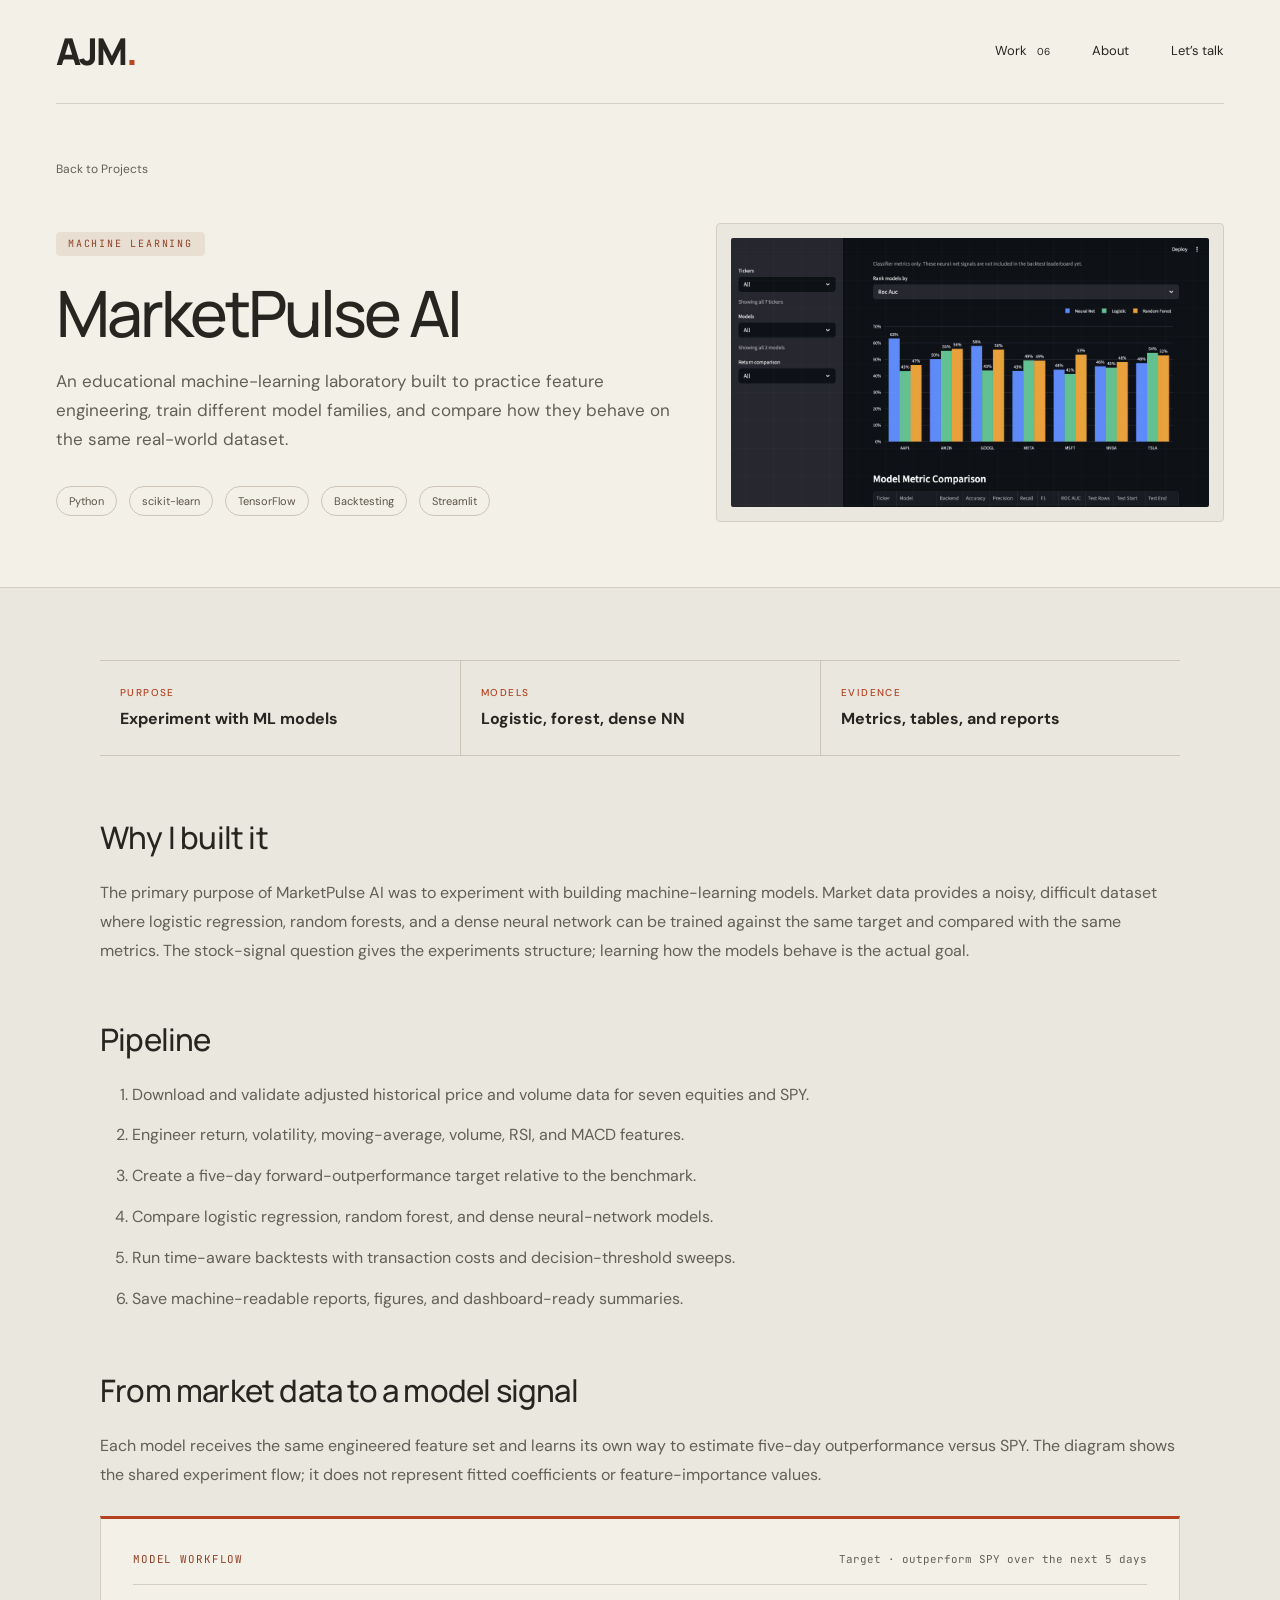
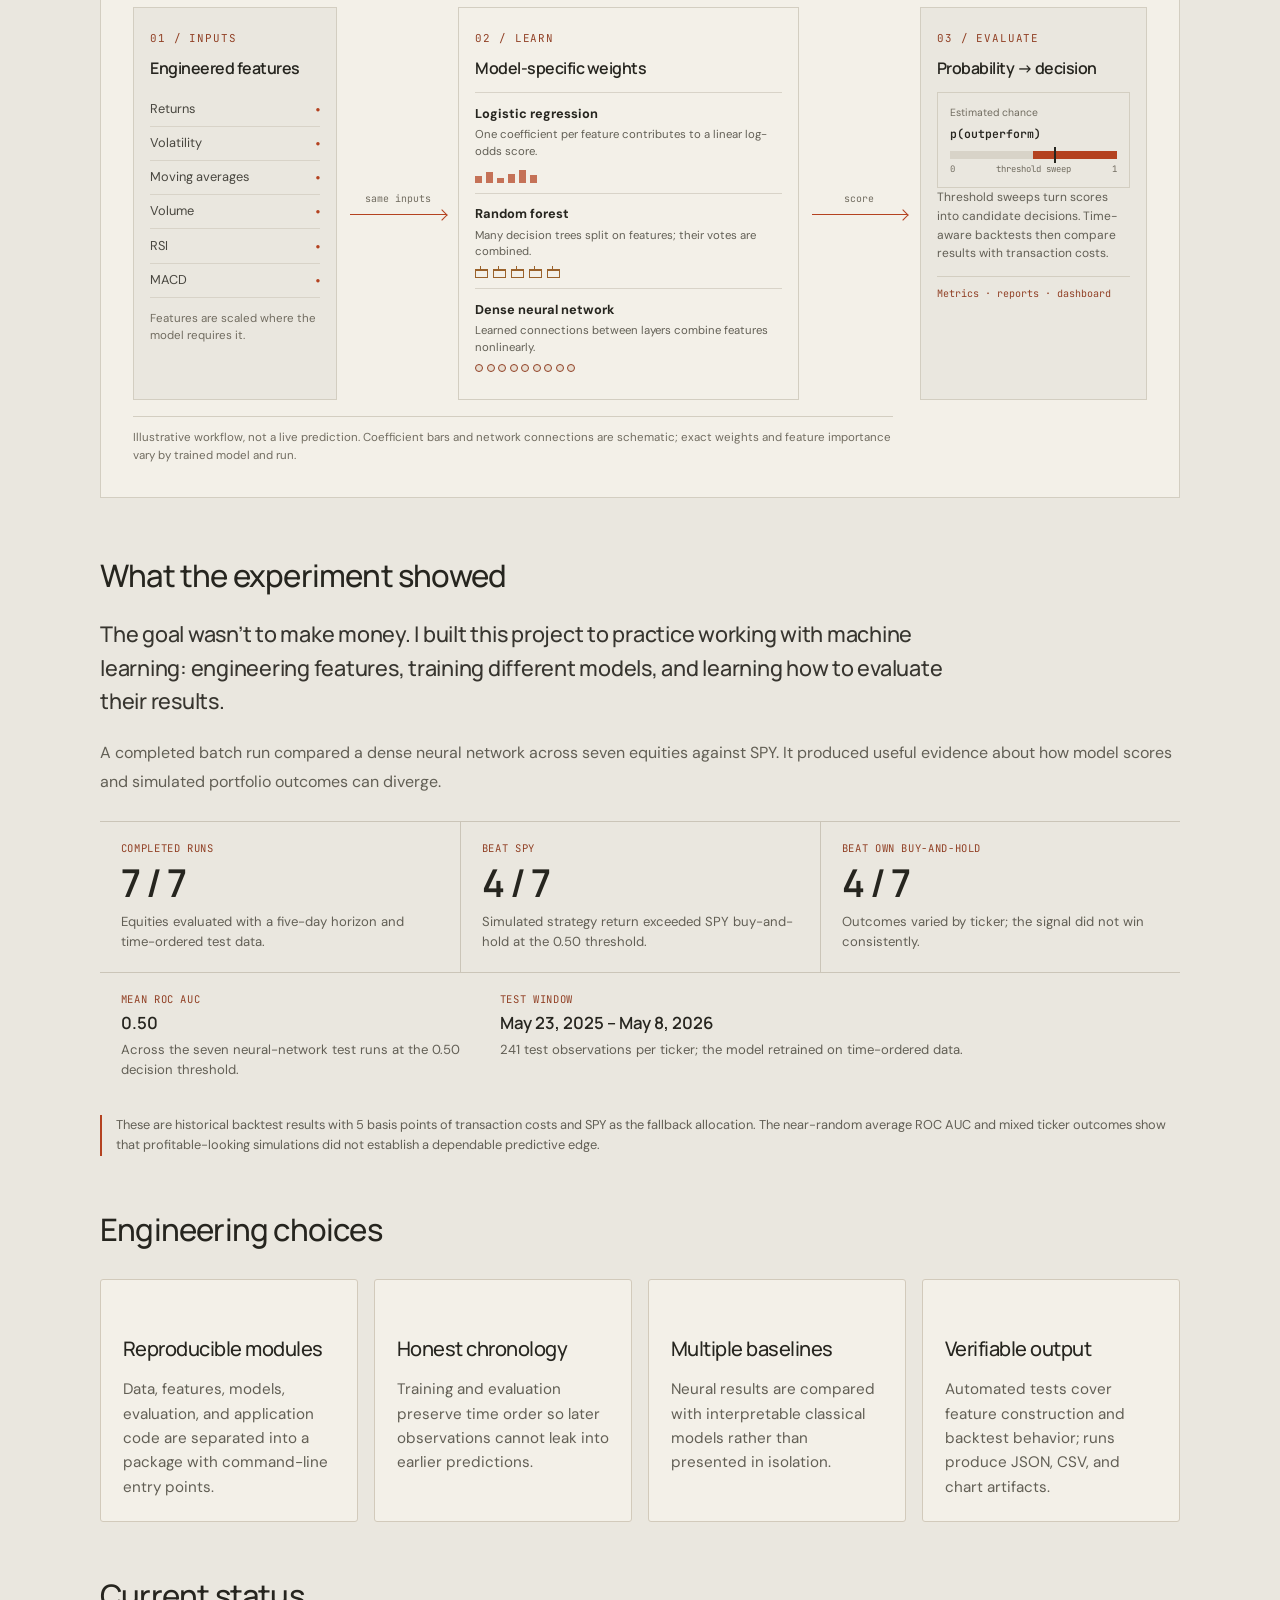
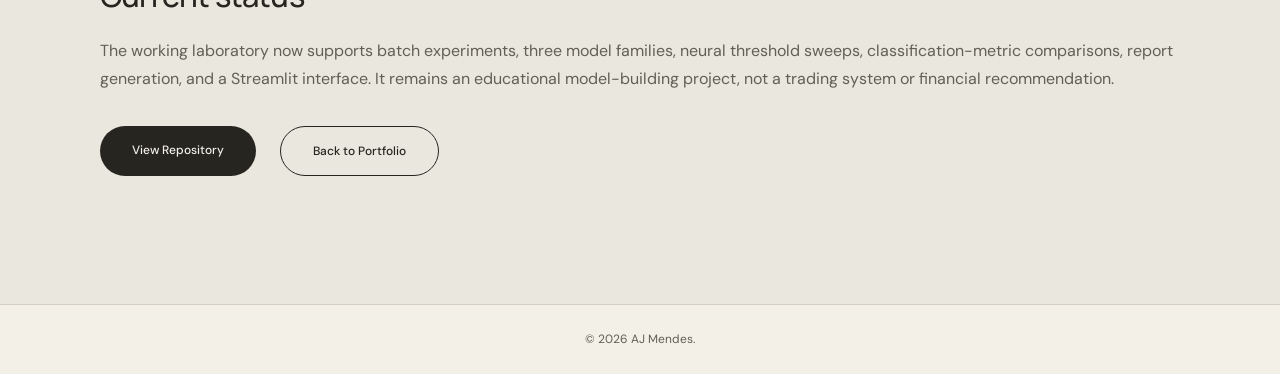
<file: marketpulse-ai.html>
<!DOCTYPE html>
<html lang="en">
<head>
    <meta charset="UTF-8">
    <meta name="viewport" content="width=device-width, initial-scale=1.0">
    <title>MarketPulse AI | AJ Mendes</title>
    <meta name="description" content="MarketPulse AI is AJ Mendes's educational laboratory for building, comparing, and evaluating classical and neural machine-learning models.">
    <link rel="icon" type="image/svg+xml" href="assets/favicon.svg">
    <link rel="stylesheet" href="style.css?v=portfolio-experience-v18">
    <link rel="stylesheet" href="case-study.css?v=1">
    <link rel="stylesheet" href="portfolio.css?v=15">
    <link rel="stylesheet" href="marketpulse-ai.css?v=1">
    <link rel="preconnect" href="https://fonts.googleapis.com">
    <link rel="preconnect" href="https://fonts.gstatic.com" crossorigin>
    <link href="https://fonts.googleapis.com/css2?family=DM+Sans:wght@400;500;600;700&amp;family=Manrope:wght@400;500;600;700;800&amp;family=JetBrains+Mono:wght@400;500;600&amp;display=swap" rel="stylesheet">
</head>
<body id="home" class="marketpulse-page project-detail-page">
    <a class="skip" href="#main-content">Skip to content</a>
    <header class="site-header wrap">
      <a class="wordmark" href="index.html" aria-label="AJ Mendes home">AJM<span class="orange">.</span></a>
      <nav aria-label="Main navigation">
        <a href="index.html#projects">Work <span>06</span></a>
        <a href="index.html#about">About</a>
        <a href="index.html#contact">Let’s talk</a>
      </nav>
    </header>

    <main id="main-content" tabindex="-1">
        <section class="project-header">
            <div class="container">
                <a href="index.html?project=4#projects" class="back-link">Back to Projects</a>
                <div class="project-header-layout">
                    <div class="project-header-content">
                        <span class="project-category">Machine Learning</span>
                        <h1 class="project-main-title">MarketPulse AI</h1>
                        <p class="project-subtitle">An educational machine-learning laboratory built to practice feature engineering, train different model families, and compare how they behave on the same real-world dataset.</p>
                        <div class="project-header-tags">
                            <span class="tag">Python</span><span class="tag">scikit-learn</span><span class="tag">TensorFlow</span><span class="tag">Backtesting</span><span class="tag">Streamlit</span>
                        </div>
                    </div>
                    <div class="project-showcase marketpulse-showcase">
                        <img class="marketpulse-dashboard-image" src="assets/marketpulse-model-comparison.jpg" alt="MarketPulse dashboard comparing neural-network, logistic-regression, and random-forest ROC AUC results across seven equities, with a model metric table below.">
                    </div>
                </div>
            </div>
        </section>

        <section class="project-details">
            <div class="container">
                <div class="project-content">
                    <div class="project-summary-grid">
                        <div class="summary-item"><span class="summary-label">Purpose</span><strong>Experiment with ML models</strong></div>
                        <div class="summary-item"><span class="summary-label">Models</span><strong>Logistic, forest, dense NN</strong></div>
                        <div class="summary-item"><span class="summary-label">Evidence</span><strong>Metrics, tables, and reports</strong></div>
                    </div>

                    <div class="project-section">
                        <h2>Why I built it</h2>
                        <p class="project-text">The primary purpose of MarketPulse AI was to experiment with building machine-learning models. Market data provides a noisy, difficult dataset where logistic regression, random forests, and a dense neural network can be trained against the same target and compared with the same metrics. The stock-signal question gives the experiments structure; learning how the models behave is the actual goal.</p>
                    </div>

                    <div class="project-section">
                        <h2>Pipeline</h2>
                        <ol class="project-list">
                            <li>Download and validate adjusted historical price and volume data for seven equities and SPY.</li>
                            <li>Engineer return, volatility, moving-average, volume, RSI, and MACD features.</li>
                            <li>Create a five-day forward-outperformance target relative to the benchmark.</li>
                            <li>Compare logistic regression, random forest, and dense neural-network models.</li>
                            <li>Run time-aware backtests with transaction costs and decision-threshold sweeps.</li>
                            <li>Save machine-readable reports, figures, and dashboard-ready summaries.</li>
                        </ol>
                    </div>

                    <div class="project-section marketpulse-model-section">
                        <h2>From market data to a model signal</h2>
                        <p class="project-text">Each model receives the same engineered feature set and learns its own way to estimate five-day outperformance versus SPY. The diagram shows the shared experiment flow; it does not represent fitted coefficients or feature-importance values.</p>
                        <figure class="marketpulse-flow" aria-labelledby="marketpulse-flow-title" aria-describedby="marketpulse-flow-caption">
                            <div class="marketpulse-flow-heading">
                                <span class="flow-kicker">MODEL WORKFLOW</span>
                                <span class="flow-target">Target · outperform SPY over the next 5 days</span>
                            </div>
                            <h3 id="marketpulse-flow-title" class="sr-only">MarketPulse model workflow</h3>
                            <div class="marketpulse-flow-grid">
                                <section class="flow-stage flow-inputs" aria-label="Engineered input features">
                                    <span class="flow-stage-number">01 / INPUTS</span>
                                    <h3>Engineered features</h3>
                                    <ul class="feature-weight-list">
                                        <li><span>Returns</span><span class="feature-mark" aria-hidden="true">●</span></li>
                                        <li><span>Volatility</span><span class="feature-mark" aria-hidden="true">●</span></li>
                                        <li><span>Moving averages</span><span class="feature-mark" aria-hidden="true">●</span></li>
                                        <li><span>Volume</span><span class="feature-mark" aria-hidden="true">●</span></li>
                                        <li><span>RSI</span><span class="feature-mark" aria-hidden="true">●</span></li>
                                        <li><span>MACD</span><span class="feature-mark" aria-hidden="true">●</span></li>
                                    </ul>
                                    <p class="flow-note">Features are scaled where the model requires it.</p>
                                </section>
                                <div class="flow-connector" aria-hidden="true"><span>same inputs</span><i></i></div>
                                <section class="flow-stage flow-models" aria-label="Three model families learn different relationships">
                                    <span class="flow-stage-number">02 / LEARN</span>
                                    <h3>Model-specific weights</h3>
                                    <div class="model-weight-card">
                                        <strong>Logistic regression</strong>
                                        <span>One coefficient per feature contributes to a linear log-odds score.</span>
                                        <div class="coefficient-glyph" aria-hidden="true"><i style="--bar: 42%"></i><i style="--bar: 71%"></i><i style="--bar: 29%"></i><i style="--bar: 58%"></i><i style="--bar: 84%"></i><i style="--bar: 48%"></i></div>
                                    </div>
                                    <div class="model-weight-card">
                                        <strong>Random forest</strong>
                                        <span>Many decision trees split on features; their votes are combined.</span>
                                        <div class="tree-glyph" aria-hidden="true"><i></i><i></i><i></i><i></i><i></i></div>
                                    </div>
                                    <div class="model-weight-card">
                                        <strong>Dense neural network</strong>
                                        <span>Learned connections between layers combine features nonlinearly.</span>
                                        <div class="neuron-glyph" aria-hidden="true"><i></i><i></i><i></i><i></i><i></i><i></i><i></i><i></i><i></i></div>
                                    </div>
                                </section>
                                <div class="flow-connector flow-connector-output" aria-hidden="true"><span>score</span><i></i></div>
                                <section class="flow-stage flow-output" aria-label="Probability, threshold, and evaluation">
                                    <span class="flow-stage-number">03 / EVALUATE</span>
                                    <h3>Probability → decision</h3>
                                    <div class="probability-gauge" aria-label="Illustrative probability scale, not a model output"><div><span>Estimated chance</span><strong>p(outperform)</strong></div><i aria-hidden="true"><b></b></i><div class="gauge-labels"><span>0</span><span>threshold sweep</span><span>1</span></div></div>
                                    <p>Threshold sweeps turn scores into candidate decisions. Time-aware backtests then compare results with transaction costs.</p>
                                    <span class="flow-result">Metrics · reports · dashboard</span>
                                </section>
                            </div>
                            <figcaption id="marketpulse-flow-caption">Illustrative workflow, not a live prediction. Coefficient bars and network connections are schematic; exact weights and feature importance vary by trained model and run.</figcaption>
                        </figure>
                    </div>

                    <div class="project-section marketpulse-results-section">
                        <h2>What the experiment showed</h2>
                        <p class="marketpulse-purpose-statement">The goal wasn’t to make money. I built this project to practice working with machine learning: engineering features, training different models, and learning how to evaluate their results.</p>
                        <p class="project-text">A completed batch run compared a dense neural network across seven equities against SPY. It produced useful evidence about how model scores and simulated portfolio outcomes can diverge.</p>
                        <div class="marketpulse-results" aria-label="Dense neural network experiment results">
                            <div class="marketpulse-result-card"><span class="result-label">Completed runs</span><strong>7 / 7</strong><p>Equities evaluated with a five-day horizon and time-ordered test data.</p></div>
                            <div class="marketpulse-result-card"><span class="result-label">Beat SPY</span><strong>4 / 7</strong><p>Simulated strategy return exceeded SPY buy-and-hold at the 0.50 threshold.</p></div>
                            <div class="marketpulse-result-card"><span class="result-label">Beat own buy-and-hold</span><strong>4 / 7</strong><p>Outcomes varied by ticker; the signal did not win consistently.</p></div>
                        </div>
                        <div class="marketpulse-results-detail">
                            <div><span class="result-label">Mean ROC AUC</span><strong>0.50</strong><p>Across the seven neural-network test runs at the 0.50 decision threshold.</p></div>
                            <div><span class="result-label">Test window</span><strong>May 23, 2025 – May 8, 2026</strong><p>241 test observations per ticker; the model retrained on time-ordered data.</p></div>
                        </div>
                        <p class="marketpulse-results-caveat">These are historical backtest results with 5 basis points of transaction costs and SPY as the fallback allocation. The near-random average ROC AUC and mixed ticker outcomes show that profitable-looking simulations did not establish a dependable predictive edge.</p>
                    </div>

                    <div class="project-section">
                        <h2>Engineering choices</h2>
                        <div class="features-grid">
                            <div class="feature-item"><h3>Reproducible modules</h3><p>Data, features, models, evaluation, and application code are separated into a package with command-line entry points.</p></div>
                            <div class="feature-item"><h3>Honest chronology</h3><p>Training and evaluation preserve time order so later observations cannot leak into earlier predictions.</p></div>
                            <div class="feature-item"><h3>Multiple baselines</h3><p>Neural results are compared with interpretable classical models rather than presented in isolation.</p></div>
                            <div class="feature-item"><h3>Verifiable output</h3><p>Automated tests cover feature construction and backtest behavior; runs produce JSON, CSV, and chart artifacts.</p></div>
                        </div>
                    </div>

                    <div class="project-section">
                        <h2>Current status</h2>
                        <p class="project-text">The working laboratory now supports batch experiments, three model families, neural threshold sweeps, classification-metric comparisons, report generation, and a Streamlit interface. It remains an educational model-building project, not a trading system or financial recommendation.</p>
                        <div class="project-links">
                            <a href="https://github.com/ajmendes17/MarketPulse-AI" target="_blank" rel="noopener" class="project-link-btn">View Repository</a>
                            <a href="index.html?project=4#projects" class="project-link-btn secondary">Back to Portfolio</a>
                        </div>
                    </div>
                </div>
            </div>
        </section>
    </main>

    <footer class="footer"><div class="container"><p>&copy; 2026 AJ Mendes.</p></div></footer>
    <script src="script.js?v=portfolio-experience-v17"></script>
  <script defer src="https://static.cloudflareinsights.com/beacon.min.js" data-cf-beacon='{"token": "07092e6aa0db47d29f91a6e14f4b2b43"}'></script>
</body>
</html>
</file>
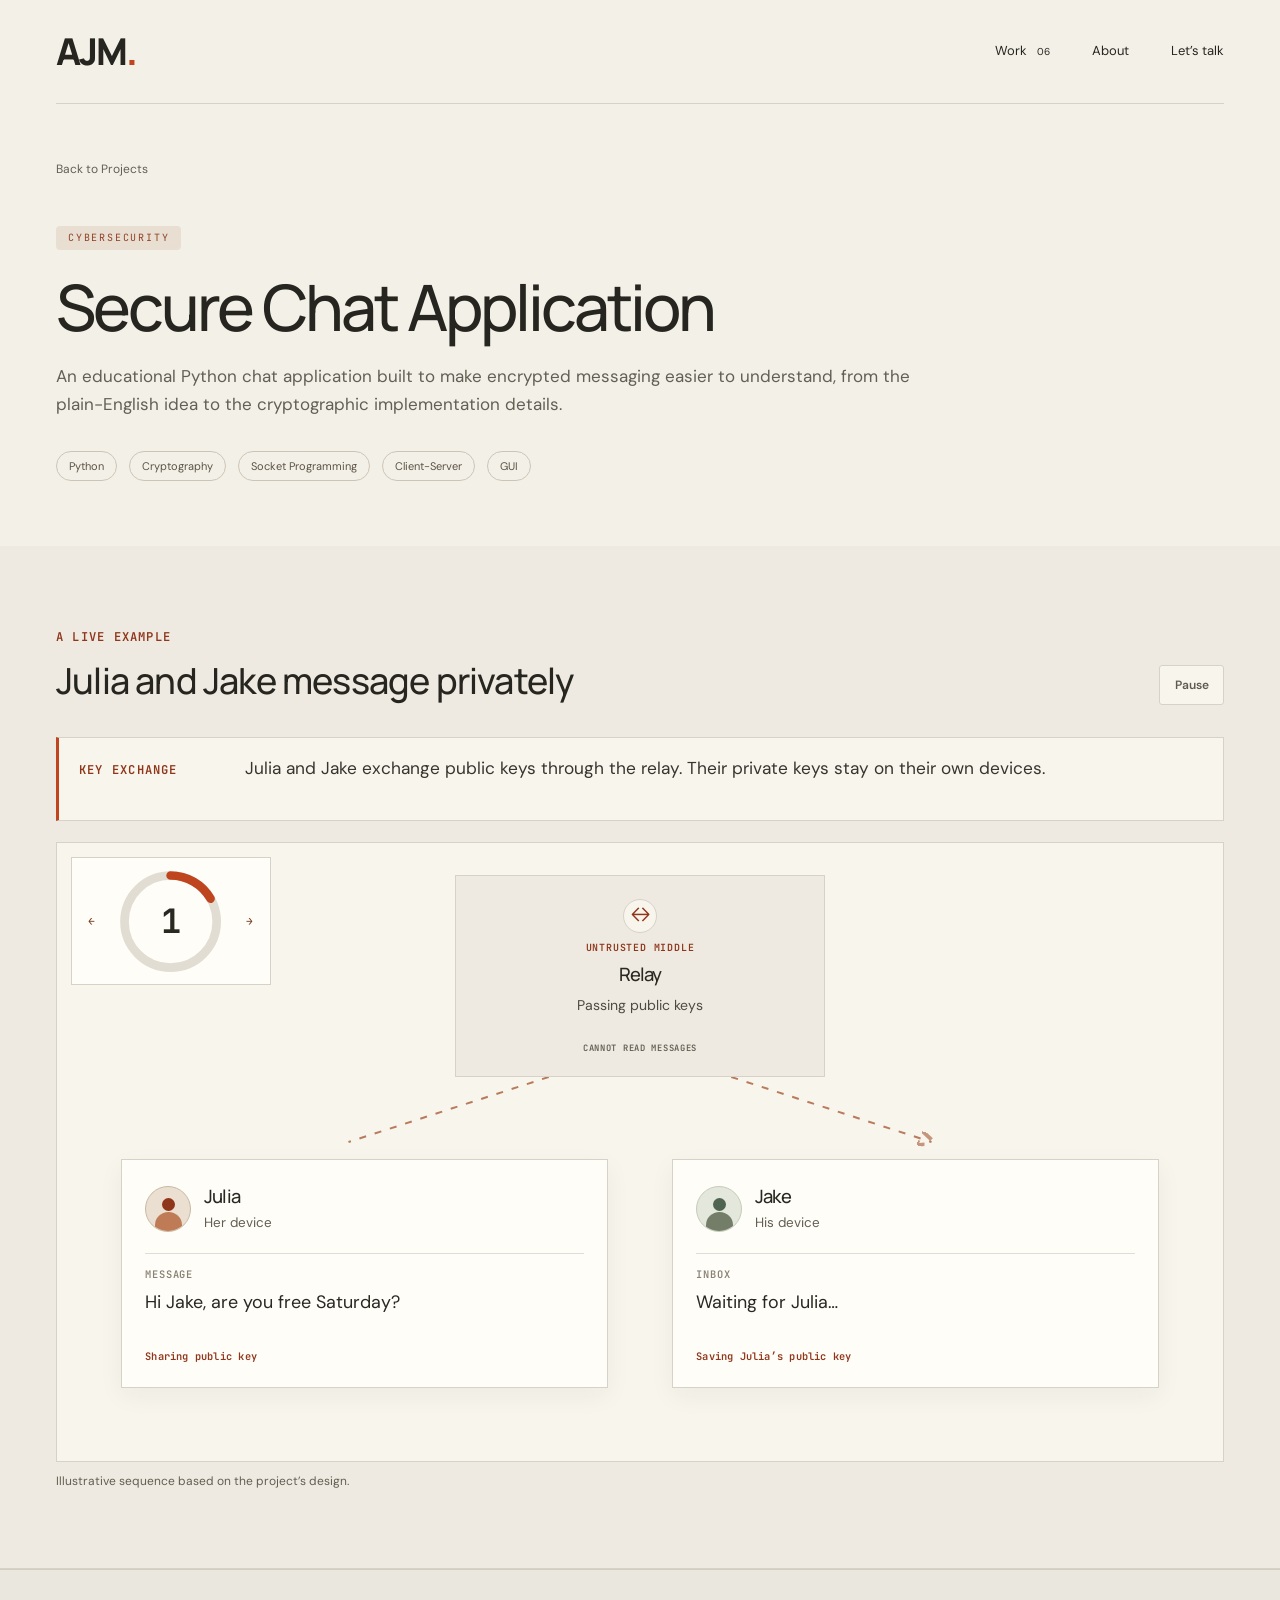
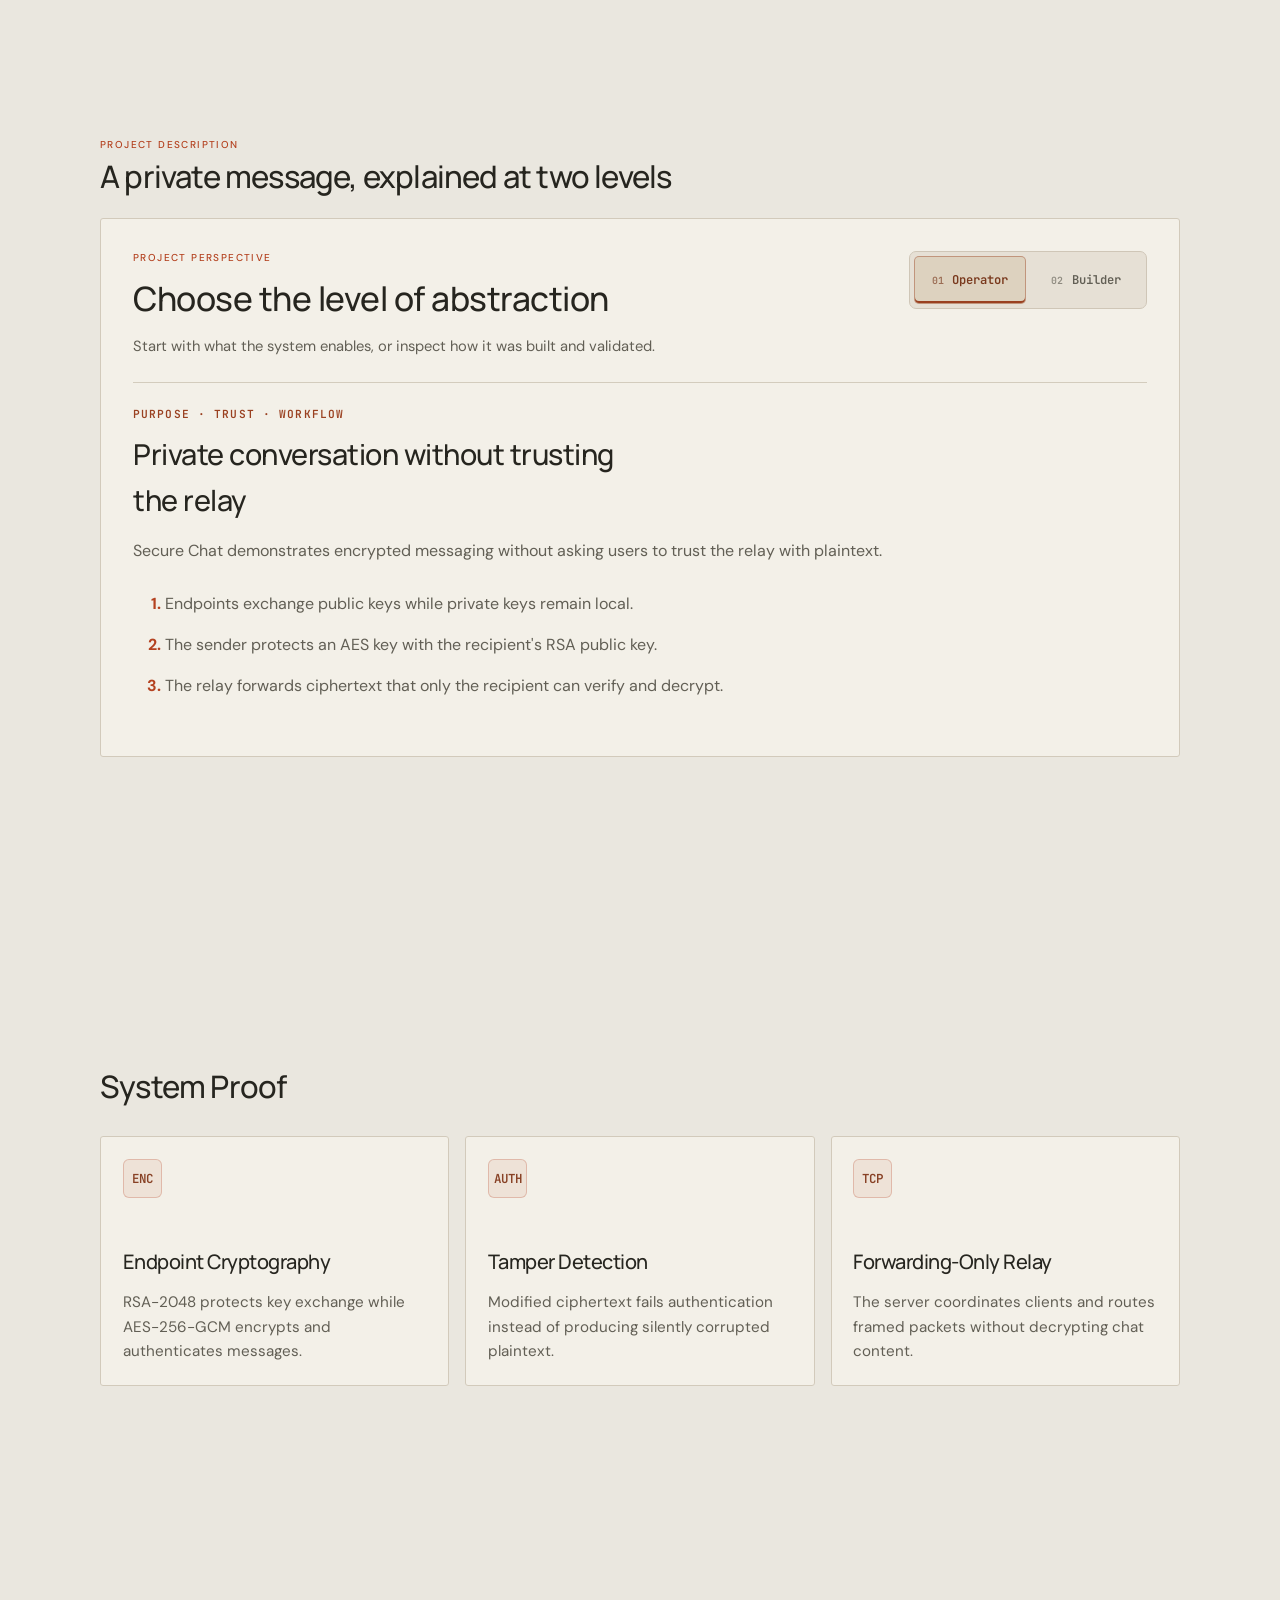
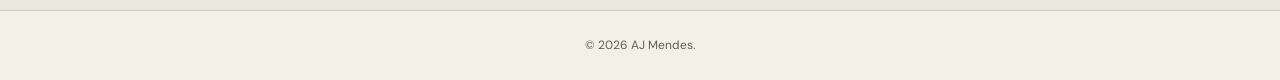
<file: secure-chat-app.html>
<!DOCTYPE html>
<html lang="en">
<head>
    <meta charset="UTF-8">
    <meta name="viewport" content="width=device-width, initial-scale=1.0">
    <title>Secure Chat Application | AJ Mendes</title>
    <link rel="icon" type="image/svg+xml" href="assets/favicon.svg">
    <link rel="stylesheet" href="style.css?v=secure-chat-live-demo-v8">
    <link rel="stylesheet" href="case-study.css?v=1">
    <link rel="stylesheet" href="portfolio.css?v=15">
    <link rel="preconnect" href="https://fonts.googleapis.com">
    <link rel="preconnect" href="https://fonts.gstatic.com" crossorigin>
    <link href="https://fonts.googleapis.com/css2?family=DM+Sans:wght@400;500;600;700&amp;family=Manrope:wght@400;500;600;700;800&amp;family=JetBrains+Mono:wght@400;500;600&amp;display=swap" rel="stylesheet">
</head>
<body id="home" class="secure-chat-page project-detail-page">
    <a class="skip" href="#main-content">Skip to content</a>
    <header class="site-header wrap">
        <a class="wordmark" href="index.html" aria-label="AJ Mendes home">AJM<span class="orange">.</span></a>
        <nav aria-label="Main navigation">
            <a href="index.html#projects">Work <span>06</span></a>
            <a href="index.html#about">About</a>
            <a href="index.html#contact">Let’s talk</a>
        </nav>
    </header>

    <main id="main-content" tabindex="-1">
        <section class="project-header">
            <div class="container">
                <a href="index.html?project=1#projects" class="back-link">Back to Projects</a>
                <div class="project-header-layout secure-chat-header-layout">
                    <div class="project-header-content">
                        <span class="project-category">Cybersecurity</span>
                        <h1 class="project-main-title">Secure Chat Application</h1>
                        <p class="project-subtitle">An educational Python chat application built to make encrypted messaging easier to understand, from the plain-English idea to the cryptographic implementation details.</p>
                        <div class="project-header-tags">
                            <span class="tag">Python</span>
                            <span class="tag">Cryptography</span>
                            <span class="tag">Socket Programming</span>
                            <span class="tag">Client-Server</span>
                            <span class="tag">GUI</span>
                        </div>
                    </div>
                </div>
            </div>
        </section>

        <section class="secure-live-demo" data-secure-demo data-demo-stage="key-exchange" aria-labelledby="secure-demo-title">
            <div class="container">
                <div class="secure-demo-heading">
                    <div>
                        <span class="secure-demo-kicker">A live example</span>
                        <h2 id="secure-demo-title">Julia and Jake message privately</h2>
                    </div>
                    <button class="secure-demo-toggle" type="button" data-demo-toggle aria-label="Pause the demonstration">Pause</button>
                </div>

                <div class="secure-demo-explainer">
                    <span class="secure-demo-step" data-demo-step>KEY EXCHANGE</span>
                    <p data-demo-caption aria-live="off">Julia and Jake exchange public keys. Their private keys stay on their own devices.</p>
                    <span class="secure-demo-sr-only" data-demo-announcement aria-live="polite" aria-atomic="true"></span>
                </div>

                <div class="secure-demo-scene" role="group" aria-label="Julia and Jake exchange encrypted messages through a relay">
                    <nav class="secure-demo-step-nav" aria-label="Demonstration steps">
                        <button type="button" data-demo-prev aria-label="Previous step">←</button>
                        <div class="secure-demo-progress" data-demo-progress role="progressbar" aria-label="Demonstration progress" aria-valuemin="1" aria-valuemax="6" aria-valuenow="1" aria-valuetext="Step 1 of 6: Key exchange">
                            <svg viewBox="0 0 40 40" aria-hidden="true" focusable="false">
                                <circle class="secure-demo-progress-track" cx="20" cy="20" r="16" />
                                <circle class="secure-demo-progress-ring" data-demo-progress-ring cx="20" cy="20" r="16" />
                            </svg>
                            <span data-demo-progress-step aria-hidden="true">1</span>
                        </div>
                        <button type="button" data-demo-next aria-label="Next step">→</button>
                    </nav>
                    <svg class="secure-demo-network" viewBox="0 0 1000 620" preserveAspectRatio="none" aria-hidden="true" focusable="false">
                        <defs>
                            <marker id="secure-demo-arrow" markerWidth="8" markerHeight="8" refX="6" refY="4" orient="auto-start-reverse">
                                <path d="M0 0 8 4 0 8Z" fill="#a75a36" />
                            </marker>
                        </defs>
                        <path d="M500 205 250 300 M500 205 750 300" marker-start="url(#secure-demo-arrow)" marker-end="url(#secure-demo-arrow)" />
                    </svg>

                    <article class="secure-demo-relay">
                        <span class="secure-demo-relay-icon" aria-hidden="true">↔</span>
                        <span class="secure-demo-relay-label">UNTRUSTED MIDDLE</span>
                        <h3>Relay</h3>
                        <p data-relay-state>Passing public keys</p>
                        <span class="secure-demo-relay-foot">CANNOT READ MESSAGES</span>
                    </article>

                    <article class="secure-demo-person secure-demo-julia">
                        <div class="secure-demo-person-heading">
                            <span class="secure-demo-avatar" aria-hidden="true"><i></i></span>
                            <div><h3>Julia</h3><span>Her device</span></div>
                        </div>
                        <div class="secure-demo-chat">
                            <span class="secure-demo-chat-label">MESSAGE</span>
                            <p data-julia-message aria-live="off">Hi Jake, are you free Saturday?</p>
                            <span class="secure-demo-device-state" data-julia-state>Sharing public key</span>
                        </div>
                    </article>

                    <article class="secure-demo-person secure-demo-jake">
                        <div class="secure-demo-person-heading">
                            <span class="secure-demo-avatar" aria-hidden="true"><i></i></span>
                            <div><h3>Jake</h3><span>His device</span></div>
                        </div>
                        <div class="secure-demo-chat">
                            <span class="secure-demo-chat-label">INBOX</span>
                            <p data-jake-message aria-live="off">Waiting for Julia…</p>
                            <span class="secure-demo-device-state" data-jake-state>Saving Julia’s public key</span>
                        </div>
                    </article>
                    <span class="secure-demo-packet" data-demo-packet aria-hidden="true">PUBLIC KEY</span>
                </div>
                <span class="secure-demo-sr-only" data-message-announcement aria-live="polite" aria-atomic="true"></span>
                <p class="secure-demo-note">Illustrative sequence based on the project’s design.</p>
            </div>
        </section>

        <section class="project-details">
            <div class="container">
                <div class="project-content">
                    <section class="project-section" aria-labelledby="secure-description-title">
                        <span class="summary-label">Project Description</span>
                        <h2 id="secure-description-title" class="section-title">A private message, explained at two levels</h2>
                        <div class="project-perspective" data-perspective-switcher data-project-id="secure-chat">
                            <div class="perspective-heading">
                                <div>
                                    <span class="summary-label">Project Perspective</span>
                                    <h3 class="section-title">Choose the level of abstraction</h3>
                                    <p>Start with what the system enables, or inspect how it was built and validated.</p>
                                </div>
                                <div class="perspective-toggle" role="tablist" aria-label="Secure Chat project perspective">
                                    <button type="button" class="perspective-toggle-btn active" role="tab" aria-selected="true" aria-controls="secure-operator-perspective" data-perspective-target="operator"><span>01</span>Operator</button>
                                    <button type="button" class="perspective-toggle-btn" role="tab" aria-selected="false" aria-controls="secure-builder-perspective" data-perspective-target="builder"><span>02</span>Builder</button>
                                </div>
                            </div>
                            <div class="perspective-panels" aria-live="polite">
                                <div class="perspective-panel active" id="secure-operator-perspective" role="tabpanel" data-perspective-panel="operator">
                                    <span class="perspective-panel-kicker">Purpose · trust · workflow</span>
                                    <h3>Private conversation without trusting the relay</h3>
                                    <p class="project-text">Secure Chat demonstrates encrypted messaging without asking users to trust the relay with plaintext.</p>
                                    <ol class="project-list plain-steps">
                                        <li>Endpoints exchange public keys while private keys remain local.</li>
                                        <li>The sender protects an AES key with the recipient's RSA public key.</li>
                                        <li>The relay forwards ciphertext that only the recipient can verify and decrypt.</li>
                                    </ol>
                                </div>
                                <div class="perspective-panel" id="secure-builder-perspective" role="tabpanel" hidden data-perspective-panel="builder">
                                    <span class="perspective-panel-kicker">Boundary · protocol · cryptography</span>
                                    <h3>Hybrid encryption across isolated endpoints</h3>
                                    <p class="project-text">Python clients combine RSA-OAEP key wrapping, AES-256-GCM payload encryption, and a framed TCP protocol behind a Tkinter workflow.</p>
                                    <ol class="project-list">
                                        <li>Clients generate or load persistent RSA keypairs and exchange only public keys.</li>
                                        <li>AES-GCM provides message confidentiality, integrity, and tamper detection.</li>
                                        <li>Typed, length-prefixed frames keep socket transport deterministic.</li>
                                    </ol>
                                </div>
                            </div>
                        </div>
                    </section>

                    <section class="project-section" data-perspective-content="operator" aria-labelledby="secure-proof-title">
                        <h2 id="secure-proof-title" class="section-title">System Proof</h2>
                        <div class="features-grid">
                            <div class="feature-item">
                                <div class="feature-icon">ENC</div>
                                <h3>Endpoint Cryptography</h3>
                                <p>RSA-2048 protects key exchange while AES-256-GCM encrypts and authenticates messages.</p>
                            </div>
                            <div class="feature-item">
                                <div class="feature-icon">AUTH</div>
                                <h3>Tamper Detection</h3>
                                <p>Modified ciphertext fails authentication instead of producing silently corrupted plaintext.</p>
                            </div>
                            <div class="feature-item">
                                <div class="feature-icon">TCP</div>
                                <h3>Forwarding-Only Relay</h3>
                                <p>The server coordinates clients and routes framed packets without decrypting chat content.</p>
                            </div>
                        </div>
                    </section>
                </div>
            </div>
        </section>
    </main>

    <footer class="footer">
        <div class="container"><p>&copy; 2026 AJ Mendes.</p></div>
    </footer>
    <script src="script.js?v=secure-chat-live-demo-v3"></script>
  <script defer src="https://static.cloudflareinsights.com/beacon.min.js" data-cf-beacon='{"token": "07092e6aa0db47d29f91a6e14f4b2b43"}'></script>
</body>
</html>
</file>
<file: portfolio.css>
:root {
  --paper: #f3f0e8;
  --ink: #26251f;
  --muted: #6c6a60;
  --orange: #bf451f;
  --line: #d6d2c8;
  --display: "Manrope", sans-serif;
  --body: "DM Sans", sans-serif;
}
* {
  box-sizing: border-box;
}
html {
  scroll-behavior: smooth;
  scroll-padding-top: 35px;
  overflow-x: clip;
}
body {
  margin: 0;
  background: var(--paper);
  color: var(--ink);
  font-family: var(--body);
  font-size: 16px;
  line-height: 1.6;
  overflow-x: clip;
}
a {
  color: inherit;
  text-decoration: none;
}
button {
  font: inherit;
}
h1,
h2,
h3,
p,
figure {
  margin: 0;
}
h1,
h2,
h3 {
  font-family: var(--display);
  font-weight: 500;
}
h2 {
  font-size: clamp(32px, 4vw, 52px);
  line-height: 1.13;
  letter-spacing: -2px;
}
a,
button {
  -webkit-tap-highlight-color: transparent;
}
a:focus-visible,
button:focus-visible {
  outline: 3px solid var(--orange);
  outline-offset: 6px;
}
::selection {
  background: #df6d3d;
  color: #fff;
}
.wrap {
  max-width: 1440px;
  width: calc(100% - 112px);
  margin: auto;
}
.orange {
  color: var(--orange);
}
.muted {
  color: var(--muted);
}
.eyebrow {
  font-size: 10px;
  font-weight: 600;
  letter-spacing: 1.65px;
  line-height: 1.5;
}
.skip {
  position: fixed;
  left: 16px;
  top: -100px;
  padding: 12px;
  background: var(--ink);
  color: white;
  z-index: 100;
}
.skip:focus {
  top: 12px;
}
.site-header {
  height: 104px;
  display: flex;
  align-items: center;
  justify-content: space-between;
  border-bottom: 1px solid var(--line);
}
.wordmark {
  font-family: var(--display);
  font-size: 37px;
  line-height: 1;
  font-weight: 800;
  letter-spacing: -2px;
}
.site-header nav {
  display: flex;
  align-items: center;
  gap: 42px;
}
.site-header nav a {
  font-size: 13px;
  padding: 12px 0;
}
.site-header nav a:hover,
.hero-bottom a:hover,
.social-links a:hover {
  color: var(--orange);
}
.site-header nav span {
  font-size: 10px;
  margin-left: 7px;
}
.hero-top {
  display: flex;
  align-items: center;
  justify-content: space-between;
  margin-top: 37px;
}
.status-dot {
  display: inline-block;
  width: 7px;
  height: 7px;
  background: var(--orange);
  border-radius: 50%;
  margin-right: 8px;
  vertical-align: middle;
}
.hero-grid {
  display: grid;
  grid-template-columns: 1.15fr 1fr;
  align-items: center;
  gap: 20px;
  padding: 35px 0 39px;
}
.hero-copy {
  position: relative;
  z-index: 1;
}
.hero h1 {
  font-size: clamp(62px, 7.1vw, 108px);
  line-height: 1.02;
  letter-spacing: -6.5px;
  font-weight: 500;
}
.hero-description {
  max-width: 380px;
  margin: 28px 0;
  font-size: 16px;
  line-height: 1.65;
  color: #605f57;
}
.pill {
  display: inline-flex;
  align-items: center;
  gap: 40px;
  border-radius: 30px;
  padding: 14px 23px;
  font-size: 12px;
  font-weight: 500;
  transition:
    background 0.2s,
    transform 0.2s;
}
.pill:hover {
  transform: translateY(-3px);
  background: var(--orange);
}
.dark {
  background: var(--ink);
  color: var(--paper);
}
.hero-art {
  position: relative;
  min-width: 0;
}
.hero-art img {
  width: 100%;
  height: auto;
  display: block;
  mix-blend-mode: multiply;
}
.hero-art figcaption {
  display: flex;
  justify-content: space-between;
  font-size: 9px;
  letter-spacing: 1.4px;
  padding: 0 24px;
  color: #716e64;
}
.hero-bottom {
  padding: 22px 0;
  border-top: 1px solid var(--line);
  border-bottom: 1px solid var(--line);
  display: flex;
  justify-content: space-between;
  font-size: 11px;
}
.work-section {
  padding-top: 94px;
  padding-bottom: 98px;
}
.section-heading {
  display: flex;
  align-items: end;
  justify-content: space-between;
  gap: 35px;
  margin-bottom: 35px;
}
.section-heading .eyebrow {
  margin-bottom: 18px;
}
.section-heading > p {
  color: var(--muted);
  font-size: 13px;
  line-height: 1.65;
}
.featured {
  display: grid;
  grid-template-columns: 1fr 1.08fr;
  min-height: 380px;
  background: #e8e5dc;
  overflow: hidden;
  border: 1px solid #c9c4b8;
}
.feature-copy {
  padding: 42px;
  display: flex;
  align-items: start;
  flex-direction: column;
  position: relative;
  z-index: 1;
}
.feature-copy h3 {
  font-size: 35px;
  line-height: 1.18;
  letter-spacing: -1.5px;
  margin: 28px 0 18px;
}
.feature-copy > p {
  font-size: 14px;
  max-width: 310px;
  color: #626057;
}
.tags {
  display: flex;
  flex-wrap: wrap;
  gap: 7px;
  margin: 22px 0;
}
.tags > span {
  font-size: 10px;
  border: 1px solid #c6c2b7;
  padding: 4px 9px;
  border-radius: 20px;
}
.text-link {
  font-size: 12px;
  display: inline-flex;
  gap: 36px;
  align-items: center;
  padding: 12px 0;
  border-bottom: 1px solid currentColor;
}
.feature-copy .text-link {
  margin-top: auto;
}
.integration-art {
  position: absolute;
  z-index: 0;
  inset: 0;
  overflow: hidden;
  contain: paint;
  background: var(--paper);
}
.integration-art img {
  position: absolute;
  inset: 0;
  display: block;
  width: 100%;
  height: 100%;
  object-fit: contain;
  object-position: right center;
}
.integration-note {
  position: absolute;
  z-index: 3;
  right: 82px;
  bottom: 20px;
  font-size: 8px;
  letter-spacing: 1.2px;
  color: var(--ink);
  text-shadow: 0 1px 3px #f3f0e8;
}
.project-grid {
  display: grid;
  grid-template-columns: repeat(6, minmax(0, 1fr));
  gap: 38px 22px;
  margin-top: 32px;
}
.project-grid > .project-link {
  grid-column: span 2;
  min-width: 0;
  border: 1px solid #c9c4b8;
}
.project-grid > .project-link:nth-child(-n + 2) {
  grid-column: span 3;
}
.project-art {
  height: 220px;
  position: relative;
  overflow: hidden;
  transition: filter 0.25s;
}
.project-art::before {
  content: "";
  position: absolute;
  z-index: 1;
  inset: 0;
  pointer-events: none;
  background: radial-gradient(
    ellipse 82% 84% at 50% 48%,
    transparent 52%,
    rgb(243 240 232 / 30%) 79%,
    var(--paper) 125%
  );
}
.integration-art::before {
  content: "";
  position: absolute;
  z-index: 1;
  inset: 0;
  pointer-events: none;
  background: linear-gradient(
    90deg,
    var(--paper) 0%,
    var(--paper) 43%,
    rgb(243 240 232 / 84%) 48%,
    rgb(243 240 232 / 42%) 53%,
    rgb(243 240 232 / 10%) 58%,
    transparent 64%
  );
}
.integration-art::after {
  content: "";
  position: absolute;
  z-index: 1;
  inset: 0;
  pointer-events: none;
  background: linear-gradient(
    180deg,
    var(--paper) 0%,
    rgb(243 240 232 / 22%) 3%,
    transparent 10%,
    transparent 83%,
    rgb(243 240 232 / 22%) 97%,
    var(--paper) 100%
  );
}
.art-caption,
.art-index {
  z-index: 2;
}
.project-link:hover .project-art {
  filter: brightness(1.04);
}
.project-link:hover .art-arrow {
  background: var(--ink);
  color: var(--paper);
  transform: rotate(45deg);
}
.art-caption {
  position: absolute;
  top: 25px;
  left: 25px;
  font-size: 9px;
  font-weight: 700;
  letter-spacing: 1.6px;
}
.art-index {
  position: absolute;
  bottom: 24px;
  left: 25px;
  font-size: 9px;
  font-weight: 700;
  letter-spacing: 1.2px;
}
.art-arrow {
  position: absolute;
  right: 20px;
  bottom: 20px;
  border: 1px solid currentColor;
  border-radius: 50%;
  width: 35px;
  height: 35px;
  display: grid;
  place-items: center;
  font-size: 20px;
  transition:
    transform 0.25s,
    background 0.25s;
}
.chat-art {
  --art-ink: #283329;
  background: var(--paper);
  color: var(--art-ink);
  isolation: isolate;
  height: clamp(285px, 24vw, 370px);
  overflow: hidden;
}
.chat-art::before,
.chat-art::after {
  content: "";
  position: absolute;
  z-index: 1;
  inset-block: 0;
  pointer-events: none;
}
.chat-art::before {
  inset: -1px;
  background:
    linear-gradient(90deg, transparent 38%, rgb(243 240 232 / 84%) 70%, var(--paper) 100%),
    linear-gradient(
      180deg,
      var(--paper) 0%,
      rgb(243 240 232 / 88%) 10%,
      rgb(243 240 232 / 58%) 22%,
      rgb(243 240 232 / 22%) 34%,
      transparent 44%,
      transparent 56%,
      rgb(243 240 232 / 22%) 66%,
      rgb(243 240 232 / 58%) 78%,
      rgb(243 240 232 / 88%) 90%,
      var(--paper) 100%
    );
}
.chat-art::after {
  inset: -18px -1px;
  background: linear-gradient(180deg, var(--paper) 0%, transparent 42%, transparent 58%, var(--paper) 100%);
  filter: blur(20px);
  opacity: 0.58;
}
.chat-art img {
  position: absolute;
  inset: 0;
  z-index: 0;
  display: block;
  width: 100%;
  height: 100%;
  object-fit: contain;
  object-position: left center;
  transform: scaleX(-1);
}
.secure-chat-card {
  border: 0 !important;
  position: relative;
  isolation: isolate;
  align-self: stretch;
}
.secure-chat-card .chat-art {
  margin: -14px -5px -22px;
  outline: 1px solid #c9c4b8;
  outline-offset: -1px;
}
.secure-chat-card .chat-card-copy {
  position: absolute;
  z-index: 2;
  right: clamp(22px, 3vw, 42px);
  top: 50%;
  width: min(50%, 330px);
  transform: translateY(-50%);
  text-align: right;
  text-shadow: 0 1px 16px var(--paper), 0 0 32px var(--paper);
}
.secure-chat-card .chat-card-copy h3 {
  margin: 0 0 8px;
  font: 650 clamp(25px, 2.4vw, 34px)/1.04 var(--serif);
  letter-spacing: -0.04em;
  color: #17221b;
}
.secure-chat-card .chat-card-copy p {
  max-width: 30ch;
  margin: 0 0 13px;
  font-size: 13px;
  line-height: 1.5;
  margin-left: auto;
}
.secure-chat-card .chat-card-copy .eyebrow {
  font-size: 9px;
  letter-spacing: 1.5px;
}
.secure-chat-card .art-caption,
.secure-chat-card .art-index {
  text-shadow: 0 1px 12px var(--paper), 0 0 22px var(--paper);
}
.secure-chat-card .art-caption {
  left: auto;
  right: 25px;
}
@media (max-width: 760px) {
  .secure-chat-card .chat-art {
    margin: -8px -8px -14px;
    height: 300px;
  }
  .chat-art img {
    object-position: center;
  }
  .secure-chat-card .chat-card-copy {
    left: auto;
    right: 22px;
    top: auto;
    bottom: 32px;
    width: min(76%, 310px);
    transform: none;
    text-align: right;
  }
}
.ml-art {
  --art-ink: #432f24;
  background: var(--paper);
  color: var(--art-ink);
  isolation: isolate;
}
.ml-concept-art {
  position: absolute;
  inset: -2% 0;
  z-index: 0;
  display: block;
  width: 100%;
  height: 104%;
  object-fit: cover;
  object-position: center 42%;
}
.ml-art::before {
  z-index: 1;
  background:
    linear-gradient(
      180deg,
      var(--paper) 0%,
      rgb(243 240 232 / 34%) 9%,
      transparent 22%,
      transparent 52%,
      rgb(243 240 232 / 26%) 66%,
      rgb(243 240 232 / 78%) 84%,
      var(--paper) 100%
    ),
    linear-gradient(90deg, var(--paper) 0%, transparent 12%, transparent 88%, var(--paper) 100%);
}
.ml-art::after {
  content: "";
  position: absolute;
  z-index: 1;
  inset: -16px -1px;
  pointer-events: none;
  background: linear-gradient(180deg, var(--paper) 0%, transparent 20%, transparent 64%, var(--paper) 100%);
  filter: blur(18px);
  opacity: 0.52;
}
.ml-card-copy {
  position: absolute;
  z-index: 2;
  bottom: 13px;
  left: 50%;
  width: min(92%, 340px);
  transform: translateX(-50%);
  color: #302a24;
  text-align: center;
  text-shadow: 0 1px 12px var(--paper), 0 0 24px var(--paper);
}
.ml-card-copy h3 {
  margin: 0 0 3px;
  font-size: clamp(19px, 1.7vw, 23px);
  font-weight: 650;
  line-height: 1.1;
  letter-spacing: -0.7px;
}
.ml-card-copy p {
  margin: 0 auto 5px;
  color: #514e45;
  font-size: 10px;
  line-height: 1.35;
}
.ml-card-copy .eyebrow {
  font-size: 7px;
  letter-spacing: 1.1px;
}
.project-grid > .marketpulse-card {
  display: flex;
  flex-direction: column;
}
.project-grid > .marketpulse-card > .ml-art {
  flex: 1 1 auto;
  height: auto;
  min-height: 205px;
}
.ml-art .art-index {
  right: 18px;
  bottom: 14px;
  left: auto;
  font-size: 7px;
}
.project-meta {
  padding-top: 17px;
  display: flex;
  justify-content: space-between;
  gap: 12px;
  align-items: start;
}
.project-meta h3 {
  font-size: 21px;
  letter-spacing: -0.7px;
}
.project-meta p {
  font-size: 12px;
  color: var(--muted);
  margin-top: 4px;
}
.project-meta > .eyebrow {
  font-size: 8px;
  letter-spacing: 0.7px;
  margin-top: 9px;
  text-align: right;
}
.project-wide {
  grid-column: 1/-1;
}
.project-grid > .project-link:nth-child(-n + 2) .project-art {
  height: 270px;
}
.project-grid > .project-link:nth-child(n + 3) .project-art {
  height: 205px;
}
.lls-art {
  --art-ink: #392747;
  background: var(--paper);
  isolation: isolate;
  color: var(--art-ink);
}
.lls-concept-art {
  position: absolute;
  z-index: 0;
  inset: -10% -4% -10% 3%;
  width: 101%;
  height: 120%;
  object-fit: cover;
  object-position: 80% center;
}
.lls-art::before {
  z-index: 1;
  background:
    linear-gradient(90deg, var(--paper) 0%, rgb(243 240 232 / 91%) 14%, transparent 55%),
    linear-gradient(180deg, var(--paper) 0%, transparent 28%, transparent 72%, var(--paper) 100%);
}
.lls-art::after {
  content: "";
  position: absolute;
  z-index: 1;
  inset: -18px -1px;
  pointer-events: none;
  background: linear-gradient(180deg, var(--paper) 0%, transparent 45%, transparent 55%, var(--paper) 100%);
  filter: blur(14px);
  opacity: 0.78;
}
.lls-art .art-caption,
.lls-art .art-index {
  z-index: 2;
  text-shadow: 0 1px 10px var(--paper), 0 0 22px var(--paper);
}
.lls-project-card {
  border: 0 !important;
  position: relative;
  isolation: isolate;
}
.lls-project-card .lls-art {
  height: clamp(285px, 24vw, 370px);
  overflow: hidden;
  margin: -14px -5px -22px;
  outline: 1px solid #c9c4b8;
  outline-offset: -1px;
}
.lls-project-card .lls-card-copy {
  position: absolute;
  z-index: 2;
  left: clamp(22px, 3vw, 42px);
  top: 50%;
  width: min(50%, 330px);
  transform: translateY(-50%);
  color: #392747;
  text-shadow: 0 1px 16px var(--paper), 0 0 32px var(--paper);
}
.lls-project-card .lls-card-copy h3 {
  margin: 0 0 8px;
  font: 650 clamp(25px, 2.4vw, 34px)/1.04 var(--serif);
  letter-spacing: -0.04em;
}
.lls-project-card .lls-card-copy p {
  max-width: 22ch;
  margin: 0 0 13px;
  font-size: 13px;
  line-height: 1.5;
}
.lls-project-card .lls-card-copy .eyebrow {
  font-size: 9px;
  letter-spacing: 1.4px;
}
@media (max-width: 760px) {
  .lls-project-card .lls-art {
    height: 300px;
    margin: -8px -8px -14px;
  }
  .lls-project-card .lls-card-copy {
    left: 22px;
    top: auto;
    bottom: 32px;
    width: min(76%, 310px);
    transform: none;
  }
  .lls-concept-art {
    object-position: 80% center;
  }
}
.learning-graph {
  position: relative;
  width: min(70%, 370px);
  height: 68%;
  border: 1px solid #55706a47;
  border-radius: 50%;
  transform: rotate(-12deg);
}
.learning-core,
.learning-node {
  position: absolute;
  display: grid;
  place-items: center;
  border: 1px solid #667e774f;
  background: #f2f2e8;
  box-shadow: 0 8px 18px #394c4120;
}
.learning-core {
  left: 50%;
  top: 50%;
  width: 62px;
  height: 62px;
  border-radius: 50%;
  transform: translate(-50%, -50%);
  background: #4f6d62;
  color: #f2f0e6;
  font: 600 15px var(--display);
}
.learning-node {
  width: 73px;
  height: 34px;
  border-radius: 4px;
  font-size: 7px;
  letter-spacing: 1px;
}
.node-course { top: 4%; left: 10%; transform: rotate(-8deg); }
.node-topic { top: 7%; right: 8%; transform: rotate(7deg); }
.node-practice { right: 6%; bottom: 7%; transform: rotate(-6deg); }
.node-notes { left: 8%; bottom: 5%; transform: rotate(6deg); }
.learning-edge {
  position: absolute;
  left: 50%;
  top: 50%;
  width: 38%;
  height: 1px;
  background: #60797077;
  transform-origin: left;
}
.edge-a { transform: rotate(-142deg); }
.edge-b { transform: rotate(-38deg); }
.edge-c { transform: rotate(38deg); }
.edge-d { transform: rotate(142deg); }
.fire-art {
  --art-ink: #35413f;
  background: var(--paper);
  color: var(--art-ink);
  isolation: isolate;
}
.fire-concept-art {
  position: absolute;
  inset: -3% 0;
  z-index: 0;
  display: block;
  width: 100%;
  height: 106%;
  object-fit: cover;
  object-position: 42% center;
}
.fire-art::before {
  z-index: 1;
  background:
    linear-gradient(
      180deg,
      var(--paper) 0%,
      rgb(243 240 232 / 36%) 9%,
      transparent 25%,
      transparent 56%,
      rgb(243 240 232 / 45%) 76%,
      var(--paper) 100%
    ),
    linear-gradient(
      270deg,
      var(--paper) 0%,
      rgb(243 240 232 / 92%) 16%,
      rgb(243 240 232 / 54%) 32%,
      transparent 62%
    );
}
.fire-art::after {
  content: "";
  position: absolute;
  z-index: 1;
  inset: -16px -1px;
  pointer-events: none;
  background: linear-gradient(180deg, var(--paper) 0%, transparent 23%, transparent 68%, var(--paper) 100%);
  filter: blur(18px);
  opacity: 0.58;
}
.fire-card-copy {
  position: absolute;
  z-index: 2;
  right: 18px;
  bottom: 13px;
  width: min(68%, 310px);
  color: #302a24;
  text-align: right;
  text-shadow: 0 1px 12px var(--paper), 0 0 24px var(--paper);
}
.fire-card-copy h3 {
  margin: 0 0 3px;
  font-size: clamp(19px, 1.7vw, 23px);
  font-weight: 650;
  line-height: 1.1;
  letter-spacing: -0.7px;
}
.fire-card-copy p {
  margin: 0 0 5px auto;
  color: #514e45;
  font-size: 10px;
  line-height: 1.35;
}
.fire-card-copy .eyebrow {
  font-size: 7px;
  letter-spacing: 1.1px;
}
.project-grid > .fire-card {
  display: flex;
  flex-direction: column;
}
.project-grid > .fire-card > .fire-art {
  flex: 1 1 auto;
  height: auto;
  min-height: 205px;
}
.fire-art .art-index {
  top: 15px;
  right: 18px;
  bottom: auto;
  left: auto;
  font-size: 7px;
  text-shadow: 0 1px 10px var(--paper), 0 0 20px var(--paper);
}
.clue-art {
  --art-ink: #302a18;
  height: 330px;
  background: var(--paper);
  color: var(--art-ink);
  isolation: isolate;
}
.clue-art::before {
  background:
    linear-gradient(
      0deg,
      rgb(243 240 232 / 98%) 0%,
      rgb(243 240 232 / 90%) 25%,
      rgb(243 240 232 / 42%) 48%,
      transparent 76%
    ),
    linear-gradient(90deg, rgb(243 240 232 / 30%) 0%, transparent 58%);
}
.clue-card-image {
  position: absolute;
  inset: 0;
  z-index: 0;
  display: block;
  width: 100%;
  height: 100%;
  object-fit: cover;
  object-position: center 46%;
}
.clue-card-copy {
  position: absolute;
  z-index: 2;
  left: 18px;
  bottom: 13px;
  width: min(64%, 290px);
  color: var(--ink);
  text-shadow: 0 1px 12px var(--paper), 0 0 24px var(--paper);
}
.clue-card-copy h3 {
  margin: 0 0 3px;
  font-size: clamp(19px, 1.7vw, 23px);
  font-weight: 650;
  line-height: 1.1;
  letter-spacing: -0.7px;
}
.clue-card-copy p {
  max-width: 34ch;
  margin: 0 0 5px;
  color: #514e45;
  font-size: 10px;
  line-height: 1.35;
}
.clue-card-copy .eyebrow {
  font-size: 7px;
  letter-spacing: 1.1px;
}
.clue-art .art-index {
  right: 18px;
  bottom: 14px;
  left: auto;
  font-size: 7px;
}
.project-grid > .clue-card {
  display: flex;
  flex-direction: column;
}
.project-grid > .clue-card > .clue-art {
  flex: 1 1 auto;
  height: auto;
  min-height: 205px;
}
.clue-board {
  display: grid;
  grid-template-columns: repeat(8, 1fr);
  width: 280px;
  height: 280px;
  gap: 3px;
  position: absolute;
  left: 12%;
  top: 40px;
  transform: rotate(-18deg);
  background: #554e30;
  padding: 10px;
  box-shadow: 12px 15px 0 #74662f33;
}
.clue-board i {
  background: #d9c77a;
}
.clue-board i:nth-child(3n) {
  background: #eae1af;
}
.clue-board i:nth-child(7n) {
  background: #9b9257;
}
.piece {
  position: absolute;
  border-radius: 50%;
  width: 33px;
  height: 33px;
  border: 6px solid #bd4d2c;
  background: #df6f48;
  box-shadow: 3px 6px 0 #0003;
}
.piece-one {
  top: 30%;
  left: 44%;
}
.piece-two {
  top: 65%;
  left: 70%;
  border-color: #435548;
  background: #82916d;
}
.piece-three {
  top: 77%;
  left: 20%;
  border-color: #635676;
  background: #ae8ba4;
}
.clue-type {
  position: absolute;
  left: 56%;
  top: 34%;
  font-family: var(--display);
  font-size: clamp(25px, 3vw, 43px);
  line-height: 1.2;
  letter-spacing: -1.6px;
  color: var(--art-ink);
}
.archive-link {
  display: flex;
  justify-content: space-between;
  gap: 20px;
  border-top: 1px solid var(--line);
  border-bottom: 1px solid var(--line);
  padding: 22px 0;
  margin-top: 42px;
  font-size: 13px;
}
.archive-link .eyebrow {
  font-size: 8px;
  margin-right: 24px;
}
.archive-link:hover {
  color: var(--orange);
}
.about-section {
  background: #e9e6de;
  padding: 85px 0;
}
.about-grid {
  display: grid;
  grid-template-columns: 1fr 1fr;
  gap: 65px;
}
.about-grid h2 {
  margin-top: 25px;
  font-size: 44px;
}
.about-stamp {
  background: var(--orange);
  color: #fff2dd;
  width: 177px;
  height: 150px;
  transform: rotate(-8deg);
  margin: 50px 0 5px 12px;
  padding: 18px;
  font-size: 45px;
  line-height: 1;
  font-weight: 700;
  position: relative;
}
.about-stamp span {
  font-size: 9px;
  font-weight: 400;
  letter-spacing: 2px;
  line-height: 1.5;
  display: block;
  margin-top: 17px;
}
.about-stamp b {
  position: absolute;
  right: 15px;
  top: 13px;
  font-size: 40px;
  font-weight: 400;
}
.large-copy {
  font-size: 24px;
  line-height: 1.4;
  letter-spacing: -0.6px;
}
.about-copy > p:not(.large-copy) {
  font-size: 14px;
  color: #626056;
  margin-top: 22px;
  max-width: 470px;
}
.capabilities {
  display: flex;
  gap: 9px;
  flex-wrap: wrap;
  margin-top: 25px;
  margin-bottom: 20px;
}
.capabilities span {
  font-size: 10px;
  border: 1px solid #c8c4b9;
  border-radius: 24px;
  padding: 7px 13px;
}
.experience-section {
  padding: 94px 0;
}
.experience-row {
  display: grid;
  grid-template-columns: 0.6fr 1.2fr 1fr;
  gap: 30px;
  border-top: 1px solid var(--line);
  padding: 28px 0;
  align-items: start;
}
.experience-row:last-child {
  border-bottom: 1px solid var(--line);
}
.experience-row > .eyebrow {
  font-size: 9px;
  margin-top: 5px;
}
.experience-row h3 {
  font-size: 18px;
  line-height: 1.4;
  letter-spacing: -0.5px;
}
.experience-row p {
  font-size: 12px;
  color: var(--muted);
}
.experience-row > p {
  max-width: 330px;
}
.experience-row > div > p {
  margin-top: 5px;
}
.contact-section {
  background: var(--ink);
  color: var(--paper);
  padding: 64px 0 44px;
}
.contact-section > .wrap > .eyebrow {
  color: #c8c3b5;
}
.contact-heading {
  display: flex;
  justify-content: space-between;
  align-items: center;
  margin: 28px 0 48px;
  gap: 30px;
}
.contact-heading h2 {
  font-size: clamp(40px, 5.6vw, 80px);
  letter-spacing: -3px;
}
.contact-circle {
  width: 105px;
  height: 105px;
  flex-shrink: 0;
  border-radius: 50%;
  display: grid;
  place-items: center;
  background: #df6d3d;
  color: #29261d;
  font-size: 60px;
  line-height: 1;
  transition: transform 0.2s;
}
.contact-circle:hover {
  transform: translateY(-3px);
}
.contact-circle svg {
  width: 48%;
  height: 48%;
}

/* Quiet link treatments and kinetic editorial illustrations. */
.site-header nav a:hover,
.hero-bottom a:hover,
.social-links a:hover,
.project-link:hover .project-meta h3,
.project-link:focus-visible .project-meta h3 {
  text-decoration: underline;
  text-underline-offset: 5px;
  text-decoration-thickness: 1px;
}
.hero-art figcaption {
  align-items: center;
  gap: 10px;
}
.kinetic-figure {
  width: min(320px, 100%);
  margin-top: 30px;
}
.kinetic-figure svg {
  display: block;
  width: 100%;
  overflow: visible;
}
.kinetic-figure figcaption {
  font-size: 8px;
  letter-spacing: 1.5px;
  text-align: center;
  color: #6c6658;
}
.motion-enabled .kinetic-balance {
  transform-origin: 160px 104px;
  animation: balance-sway 7s ease-in-out infinite;
}
.motion-enabled .kinetic-star {
  transform-box: fill-box;
  transform-origin: center;
  animation: star-turn 24s linear infinite;
}
.motion-enabled .orbit-two {
  animation: orbit-trace 32s linear infinite;
}
.motion-enabled .orbit-three {
  animation: orbit-trace 42s linear infinite reverse;
}
.motion-enabled .pawn-scarlet {
  animation: pawn-walk 14s ease-in-out infinite;
}
.motion-enabled .pawn-plum {
  animation: pawn-cross 17s ease-in-out infinite;
}
.motion-enabled .motion-scene:not(.is-inview) * {
  animation-play-state: paused;
}
.motion-enabled .motion-scene.is-inview * {
  animation-play-state: running;
}
.motion-paused .motion-scene * {
  animation-play-state: paused !important;
}
@keyframes balance-sway {
  0%,
  100% {
    transform: rotate(-7deg);
  }
  50% {
    transform: rotate(7deg);
  }
}
@keyframes star-turn {
  to {
    transform: rotate(360deg);
  }
}
@keyframes orbit-trace {
  from {
    transform: translate(-50%, -50%) rotate(0);
  }
  to {
    transform: translate(-50%, -50%) rotate(360deg);
  }
}
@keyframes pawn-walk {
  0%,
  12%,
  92%,
  100% {
    transform: translateY(0);
  }
  42%,
  65% {
    transform: translateY(380%);
  }
}
@keyframes pawn-cross {
  0%,
  22%,
  95%,
  100% {
    transform: translateX(0);
  }
  48%,
  72% {
    transform: translateX(350%);
  }
}
@media (max-width: 760px) {
  .kinetic-figure {
    width: 230px;
    margin: 24px auto 0;
  }
  .hero-art figcaption > span {
    font-size: 7px;
    letter-spacing: 0.8px;
  }
}
.contact-bottom {
  border-top: 1px solid #555246;
  padding-top: 27px;
  display: flex;
  justify-content: space-between;
  gap: 24px;
  font-size: 12px;
}
.contact-bottom > p {
  color: #c5c0b3;
}
.contact-bottom > div > a {
  display: block;
}
.copy-button {
  padding: 8px 0;
  background: none;
  border: 0;
  border-bottom: 1px solid #8c8575;
  color: #c8c3b5;
  font-size: 10px;
  cursor: pointer;
  min-height: 44px;
}
.copy-status {
  display: block;
  font-size: 10px;
}
.social-links {
  display: flex;
  gap: 20px;
}
.site-footer {
  display: flex;
  align-items: center;
  justify-content: space-between;
  padding-top: 27px;
  padding-bottom: 27px;
}
.site-footer > span,
.site-footer > a:last-child {
  font-size: 10px;
}
.site-footer .wordmark {
  font-size: 29px;
}
.acme-page {
  padding-top: 45px;
  padding-bottom: 90px;
}
.acme-page > .eyebrow {
  margin: 55px 0 20px;
}
.acme-page h1 {
  font-size: clamp(44px, 6vw, 82px);
  line-height: 1.1;
  letter-spacing: -3px;
  margin-bottom: 30px;
}
.acme-facts {
  display: grid;
  grid-template-columns: repeat(3, 1fr);
  margin: 45px 0;
  padding: 22px 0;
  border-block: 1px solid var(--line);
  gap: 20px;
}
.acme-facts p {
  font-size: 14px;
  margin-top: 10px;
}
.acme-flow {
  background: #e3e0d5;
  display: flex;
  justify-content: space-around;
  align-items: center;
  padding: 65px 25px;
  gap: 15px;
}
.acme-flow > span {
  font-size: 30px;
}
.acme-flow small {
  display: block;
  font-size: 11px;
  margin-top: 10px;
}
.acme-flow b {
  font-size: 25px;
  color: var(--orange);
}
.acme-story {
  max-width: 740px;
  margin: 60px auto 0;
}
.acme-story h2 {
  font-size: 30px;
  letter-spacing: -1px;
  margin: 35px 0 15px;
}
.acme-story p {
  color: var(--muted);
}
.acme-story .pill {
  margin-top: 35px;
}
@media (min-width: 1600px) {
  .hero-grid {
    padding-top: 55px;
    padding-bottom: 65px;
  }
  .hero-art {
    max-width: 600px;
  }
}
@media (max-width: 1050px) {
  .wrap {
    width: calc(100% - 64px);
  }
  .hero h1 {
    font-size: clamp(56px, 7.1vw, 76px);
    letter-spacing: -4.5px;
  }
  .hero-grid {
    grid-template-columns: 1.2fr 1fr;
  }
  .hero-art {
    margin-left: -30px;
  }
  .hero-description {
    font-size: 14px;
    max-width: 320px;
  }
  .feature-copy {
    padding: 30px;
  }
  .feature-copy h3 {
    font-size: 29px;
  }
  .project-meta {
    display: block;
  }
  .project-meta > .eyebrow {
    text-align: left;
    margin-top: 8px;
  }
  .about-grid {
    gap: 35px;
  }
  .about-grid h2 {
    font-size: 36px;
  }
  .experience-row {
    grid-template-columns: 0.65fr 1.2fr 1fr;
  }
  .project-art {
    height: 310px;
  }
  .project-grid {
    grid-template-columns: repeat(2, minmax(0, 1fr));
    gap: 34px 20px;
  }
  .project-grid > .project-link,
  .project-grid > .project-link:nth-child(-n + 2) {
    grid-column: span 1;
  }
  .project-grid > .project-link .project-art,
  .project-grid > .project-link:nth-child(-n + 2) .project-art,
  .project-grid > .project-link:nth-child(n + 3) .project-art {
    height: 250px;
  }
  .project-grid > .marketpulse-card > .ml-art {
    min-height: 250px;
  }
  .project-grid > .fire-card > .fire-art {
    height: auto;
    min-height: 250px;
  }
  .clue-board {
    left: 10%;
  }
  .contact-bottom {
    flex-wrap: wrap;
  }
}
@media (max-width: 760px) {
  .wrap {
    width: calc(100% - 40px);
  }
  .site-header {
    height: 82px;
  }
  .site-header nav {
    gap: 23px;
  }
  .site-header nav a {
    font-size: 12px;
  }
  .wordmark {
    font-size: 33px;
  }
  .hero-top {
    margin-top: 25px;
  }
  .hero-top .eyebrow {
    font-size: 8px;
    letter-spacing: 1px;
  }
  .hero-location {
    display: none;
  }
  .hero-grid {
    grid-template-columns: 1fr;
    gap: 10px;
    padding-top: 30px;
    padding-bottom: 25px;
  }
  .hero h1 {
    font-size: clamp(56px, 12vw, 87px);
    letter-spacing: -3.8px;
    line-height: 1.02;
  }
  .hero-description {
    font-size: 15px;
    max-width: 370px;
    margin: 22px 0;
  }
  .hero-art {
    width: 100%;
    max-width: 440px;
    margin: -10px auto 0;
  }
  .hero-art img {
    width: 100%;
  }
  .hero-art figcaption {
    font-size: 7px;
    padding: 0 10px;
  }
  .hero-bottom {
    font-size: 10px;
    gap: 15px;
    align-items: center;
    padding: 18px 0;
  }
  .hero-bottom > span {
    max-width: 230px;
  }
  .hero-bottom .muted {
    display: block;
  }
  .hero-bottom a {
    white-space: nowrap;
  }
  .work-section {
    padding: 65px 0;
  }
  .section-heading {
    display: block;
    margin-bottom: 25px;
  }
  .section-heading > p {
    margin-top: 17px;
  }
  .section-heading h2 {
    letter-spacing: -1.5px;
  }
  .featured {
    grid-template-columns: 1fr;
  }
  .feature-copy {
    padding: 28px;
  }
  .feature-copy h3 {
    font-size: 33px;
  }
  .feature-copy > p {
    max-width: 100%;
  }
  .project-grid {
    grid-template-columns: 1fr;
    gap: 32px;
    margin-top: 26px;
  }
  .project-art {
    height: 320px;
  }
  .project-grid > .project-link .project-art,
  .project-grid > .project-link:nth-child(-n + 2) .project-art,
  .project-grid > .project-link:nth-child(n + 3) .project-art {
    height: 300px;
  }
  .project-grid > .marketpulse-card > .ml-art {
    min-height: 300px;
  }
  .project-grid > .clue-card > .clue-art {
    min-height: 300px;
  }
  .project-grid > .fire-card > .fire-art {
    height: auto;
    min-height: 300px;
  }
  .project-wide {
    grid-column: auto;
  }
  .clue-board {
    width: 220px;
    height: 220px;
    left: 10%;
    top: 65px;
  }
  .clue-type {
    font-size: 26px;
    left: 52%;
    top: 37%;
    z-index: 1;
    background: rgb(242 222 150 / 96%);
    padding: 12px;
    border-radius: 4px;
    box-shadow: 0 2px 10px rgb(48 42 24 / 14%);
  }
  .project-meta {
    display: flex;
  }
  .project-meta > .eyebrow {
    max-width: 95px;
    text-align: right;
    font-size: 7px;
  }
  .project-meta h3 {
    font-size: 20px;
  }
  .project-meta p {
    font-size: 11px;
  }
  .archive-link {
    font-size: 12px;
  }
  .archive-link .eyebrow {
    display: block;
    margin: 0 0 8px;
  }
  .archive-link .muted {
    display: block;
    font-size: 11px;
  }
  .about-section {
    padding: 55px 0;
  }
  .about-grid {
    grid-template-columns: 1fr;
    gap: 35px;
  }
  .about-grid h2 {
    font-size: 38px;
  }
  .about-stamp {
    display: none;
  }
  .large-copy {
    font-size: 23px;
  }
  .experience-section {
    padding: 65px 0;
  }
  .experience-row {
    grid-template-columns: 1fr;
    gap: 12px;
    padding: 24px 0;
  }
  .experience-row > p {
    max-width: 100%;
  }
  .contact-section {
    padding: 45px 0 30px;
  }
  .contact-heading {
    gap: 12px;
    margin: 24px 0 35px;
  }
  .contact-heading h2 {
    font-size: 36px;
    letter-spacing: -1.8px;
  }
  .contact-circle {
    width: 61px;
    height: 61px;
    font-size: 39px;
  }
  .contact-bottom {
    display: grid;
    gap: 24px;
  }
  .site-footer {
    padding-block: 23px;
  }
  .acme-facts {
    grid-template-columns: 1fr;
    gap: 22px;
  }
  .acme-flow {
    padding: 35px 15px;
    gap: 10px;
    flex-direction: column;
  }
  .acme-flow b {
    transform: rotate(90deg);
  }
  .acme-flow > span {
    text-align: center;
  }
  .acme-page h1 {
    letter-spacing: -2px;
  }
  .acme-story {
    margin-top: 35px;
  }
}
@media (prefers-reduced-motion: reduce) {
  html {
    scroll-behavior: auto;
  }
  *,
  *::before,
  *::after {
    animation: none !important;
    transition: none !important;
  }
  .pill:hover,
  .contact-circle:hover,
  .project-link:hover .art-arrow {
    transform: none;
  }
}
.skills-overview {
  display: grid;
  grid-template-columns: repeat(4, 1fr);
  gap: 28px;
  margin-top: 65px;
  padding-top: 30px;
  border-top: 1px solid #cbc7bc;
}
.skills-overview .eyebrow {
  font-size: 8px;
}
.skills-overview h3 {
  font-size: 16px;
  line-height: 1.4;
  margin: 14px 0 10px;
  letter-spacing: -0.3px;
}
.skills-overview p {
  font-size: 11px;
  line-height: 1.9;
  color: var(--muted);
}
@media (max-width: 1000px) {
  .skills-overview {
    grid-template-columns: repeat(2, 1fr);
    gap: 30px;
  }
}
@media (max-width: 400px) {
  .skills-overview {
    grid-template-columns: 1fr;
  }
}

@media (max-width: 760px) {
  .hero-art {
    margin-top: 18px;
  }
}

/* A little more depth, while keeping the portfolio's editorial palette. */
.hero-grid {
  gap: clamp(24px, 4vw, 72px);
  padding-block: 52px 58px;
}
.hero-copy {
  padding-block: 22px;
}
.hero-art {
  isolation: isolate;
}
.hero-art::before {
  content: "";
  position: absolute;
  z-index: -1;
  inset: 8% -7% 12%;
  border-radius: 50%;
  background: radial-gradient(ellipse, #da8b5a57 0%, #dfb07d26 43%, transparent 70%);
  filter: blur(23px);
}
.hero-art::after {
  content: "";
  position: absolute;
  z-index: -1;
  inset: 9% -3% 14% 7%;
  border: 1px solid #b65a373d;
  border-radius: 50%;
  transform: rotate(-24deg);
}
.hero-art img {
  transform: scale(1.07);
  -webkit-mask-image: radial-gradient(ellipse 66% 68% at 50% 48%, #000 70%, transparent 100%);
  mask-image: radial-gradient(ellipse 66% 68% at 50% 48%, #000 70%, transparent 100%);
}
.work-section,
.experience-section {
  position: relative;
}
.work-section::before,
.experience-section::before {
  content: "";
  position: absolute;
  top: 91px;
  bottom: 95px;
  left: -24px;
  width: 1px;
  background: linear-gradient(var(--orange) 0 58px, var(--line) 58px 100%);
}
.section-heading .eyebrow,
.about-grid > div:first-child > .eyebrow,
.contact-section > .wrap > .eyebrow {
  display: inline-flex;
  align-items: center;
  gap: 11px;
}
.section-heading .eyebrow::before,
.about-grid > div:first-child > .eyebrow::before,
.contact-section > .wrap > .eyebrow::before {
  content: "";
  width: 19px;
  height: 1px;
  background: var(--orange);
}
.featured,
.project-art {
  box-shadow: 0 18px 40px #40352b0e;
}
.featured {
  position: relative;
  isolation: isolate;
}
.chat-art {
  --art-ink: #283329;
  background: var(--paper);
}
.clue-art {
  --art-ink: #302a18;
  background: radial-gradient(circle at 79% 24%, #fbe3a1 0, transparent 39%), linear-gradient(120deg, #ccaa4c, #e9ce78);
}
.art-caption,
.art-index {
  color: var(--art-ink, var(--ink));
  text-shadow: 0 1px 0 rgb(255 255 255 / 30%);
}
.clue-board {
  transition: translate .3s ease, box-shadow .3s ease;
}
.project-link:hover .clue-board,
.project-link:focus-visible .clue-board {
  translate: 0 -5px;
  box-shadow: 12px 24px 22px #40352b24;
}

@media (max-height: 760px) and (min-width: 761px) {
  .integration-art::before {
    background: linear-gradient(
      90deg,
      var(--paper) 0%,
      var(--paper) 31%,
      rgb(243 240 232 / 88%) 42%,
      rgb(243 240 232 / 68%) 52%,
      rgb(243 240 232 / 40%) 63%,
      rgb(243 240 232 / 16%) 74%,
      transparent 86%
    );
  }
  .integration-art::after {
    background: linear-gradient(
      180deg,
      var(--paper) 0%,
      rgb(243 240 232 / 64%) 5%,
      transparent 17%,
      transparent 83%,
      rgb(243 240 232 / 64%) 95%,
      var(--paper) 100%
    );
  }
}

@media (max-width: 760px) {
  .hero-grid { gap: 10px; padding: 30px 0 25px; }
  .hero-copy { padding: 0; }
  .hero-art { margin-top: 18px; }
  .hero-art img { transform: scale(1.02); }
  .work-section::before,
  .experience-section::before { display: none; }
}
@media (prefers-reduced-motion: reduce) {
  .project-link:hover .clue-board,
  .project-link:focus-visible .clue-board { translate: none; }
}
</file>
<file: mansion.css>
/* Shared illustrated board for the gallery and ClueGame case study. */
.clue-board,
.mansion-preview {
  position: relative;
  margin: 0;
  padding: 0;
  display: block;
  aspect-ratio: 1;
  height: auto;
  background: transparent;
  box-shadow: 12px 18px 22px #483b252b;
}
.clue-board img,
.mansion-preview img {
  display: block;
  width: 100%;
  height: auto;
}
.clue-art {
  height: 420px;
  background: #d8c895;
}
.clue-art .clue-board {
  position: absolute;
  width: 345px;
  left: 9%;
  top: 38px;
  transform: rotate(-7deg);
}
.clue-type {
  left: 57%;
  top: 36%;
}
.mansion-pawn {
  --pawn-color: #a93f32;
  position: absolute;
  width: 3.5%;
  height: 4.6%;
  border-radius: 50% 50% 28% 28%;
  background: var(--pawn-color);
  border: 1px solid #443927;
  box-shadow:
    2px 3px 2px #33241745,
    inset 2px 0 2px #fff5;
}
.mansion-pawn::before {
  content: "";
  position: absolute;
  width: 78%;
  aspect-ratio: 1;
  top: -39%;
  left: 11%;
  border-radius: 50%;
  background: var(--pawn-color);
  border: 1px solid #443927;
  box-shadow: inset 2px 1px 2px #fff5;
}
.pawn-scarlet {
  left: 30.5%;
  top: 35%;
}
.pawn-green {
  --pawn-color: #426f51;
  left: 66%;
  top: 73%;
}
.pawn-plum {
  --pawn-color: #765773;
  left: 47%;
  top: 65%;
}
.project-detail-page .clue-showcase {
  min-height: 0;
  padding: 22px 22px 46px;
  background: #d8c895;
  border-color: #c1ad7d;
  overflow: visible;
}

/* Keep ClueGame's light editorial case-study panel readable over shared dark defaults. */
.project-detail-page .project-perspective {
  --perspective-rgb: 130, 55, 28;
  color: #26251f;
  background: #f3f0e8;
  border-color: #c9beaa;
}
.project-detail-page .project-perspective .section-title,
.project-detail-page .project-perspective .perspective-panel h3,
.project-detail-page .project-perspective .perspective-brief-grid strong {
  color: #26251f;
}
.project-detail-page .project-perspective .perspective-heading p,
.project-detail-page .project-perspective .project-text {
  color: #514d43;
}
.project-detail-page .project-perspective .perspective-toggle {
  background: #e5dfd3;
  border-color: #c9beaa;
}
.project-detail-page .project-perspective .perspective-toggle-btn {
  color: #514d43;
}
.project-detail-page .project-perspective .perspective-toggle-btn:hover {
  color: #26251f;
  background: #dcd4c5;
}
.project-detail-page .project-perspective .perspective-toggle-btn.active {
  color: #71351c;
  background: #ddd2bf;
  border-color: #b69f7d;
}
.project-detail-page .project-perspective .perspective-panels {
  border-color: #d3ccbd;
}
.project-detail-page .project-perspective .perspective-brief-grid > div {
  background: #e9e2d5;
  border-color: #cfc3ad;
}
.mansion-preview figcaption {
  position: absolute;
  top: calc(100% + 12px);
  width: 100%;
  text-align: center;
  font:
    9px "DM Sans",
    sans-serif;
  letter-spacing: 1.4px;
  color: #594c33;
}
@media (max-width: 1050px) {
  .clue-art .clue-board {
    left: 5%;
    width: 330px;
  }
  .clue-type {
    left: 56%;
    font-size: 32px;
  }
}
@media (max-width: 760px) {
  .clue-art {
    height: 480px;
  }
  .clue-art .clue-board {
    width: min(78%, 305px);
    left: 50%;
    top: 55px;
    transform: translateX(-50%) rotate(-5deg);
  }
  .clue-type {
    left: 25px;
    top: auto;
    bottom: 51px;
    padding: 0;
    background: none;
    font-size: 26px;
    letter-spacing: -1px;
  }
  .clue-type br {
    display: none;
  }
  .mansion-preview figcaption {
    font-size: 8px;
  }
}
</file>
<file: style.css>
/* Reset and Base Styles */
* {
    margin: 0;
    padding: 0;
    box-sizing: border-box;
}

:root {
    --bg-primary: #070b12;
    --bg-secondary: #0d1420;
    --bg-tertiary: #121b29;
    --bg-panel: rgba(17, 27, 42, 0.78);
    --text-primary: #ffffff;
    --text-secondary: #a9b6c8;
    --text-muted: #738296;
    --accent: #78b7ff;
    --accent-hover: #9ccaff;
    --accent-cyan: #8bd8ff;
    --accent-soft: #d6eaff;
    --accent-warm: #d6b06e;
    --accent-rgb: 120, 183, 255;
    --accent-cyan-rgb: 139, 216, 255;
    --border-color: #213044;
    --grid-color: rgba(154, 190, 229, 0.055);
    --shadow: rgba(120, 183, 255, 0.15);
}

html {
    scroll-behavior: smooth;
}

body {
    font-family: 'Inter', -apple-system, BlinkMacSystemFont, 'Segoe UI', sans-serif;
    background-color: var(--bg-primary);
    background-image: 
        radial-gradient(circle at 15% 25%, rgba(var(--accent-rgb), 0.12) 0%, transparent 36%),
        radial-gradient(circle at 86% 72%, rgba(var(--accent-cyan-rgb), 0.07) 0%, transparent 38%),
        linear-gradient(180deg, #070b12 0%, #0a111c 48%, #070b12 100%);
    background-attachment: fixed;
    color: var(--text-primary);
    line-height: 1.6;
    overflow-x: hidden;
}

.container {
    max-width: 1200px;
    margin: 0 auto;
    padding: 0 2rem;
}

.skip-link {
    position: fixed;
    top: 0.75rem;
    left: 0.75rem;
    z-index: 2000;
    padding: 0.7rem 1rem;
    border: 1px solid var(--accent);
    border-radius: 4px;
    background: var(--bg-primary);
    color: var(--text-primary);
    text-decoration: none;
    transform: translateY(-160%);
    transition: transform 0.2s ease;
}

.skip-link:focus-visible {
    outline: 2px solid var(--accent-soft);
    outline-offset: 2px;
    transform: translateY(0);
}

#main-content:focus {
    outline: none;
}

/* Navigation */
.navbar {
    position: fixed;
    top: 0;
    width: 100%;
    z-index: 1000;
    background: rgba(7, 11, 18, 0.82);
    backdrop-filter: blur(10px);
    border-bottom: 1px solid var(--border-color);
    transition: all 0.3s ease;
}

.navbar.scrolled {
    background: rgba(7, 11, 18, 0.96);
    box-shadow: 0 4px 20px rgba(0, 0, 0, 0.3);
}

.nav-container {
    max-width: 1200px;
    margin: 0 auto;
    padding: 1rem 2rem;
    display: flex;
    justify-content: space-between;
    align-items: center;
}

.nav-logo .logo-text {
    font-family: 'JetBrains Mono', monospace;
    font-size: 1.5rem;
    font-weight: 600;
    color: var(--accent);
    letter-spacing: 2px;
}

.nav-logo-link {
    display: inline-flex;
    border-radius: 4px;
    color: inherit;
    text-decoration: none;
}

.nav-logo-link:focus-visible {
    outline: 2px solid var(--accent);
    outline-offset: 5px;
}

.nav-menu {
    display: flex;
    list-style: none;
    gap: 2.5rem;
}

.nav-link {
    color: var(--text-secondary);
    text-decoration: none;
    font-weight: 500;
    font-size: 0.95rem;
    position: relative;
    transition: color 0.3s ease;
}

.nav-link::after {
    content: '';
    position: absolute;
    bottom: -5px;
    left: 0;
    width: 0;
    height: 2px;
    background: var(--accent);
    transition: width 0.3s ease;
}

.nav-link:hover {
    color: var(--text-primary);
}

.nav-link:hover::after {
    width: 100%;
}

.nav-toggle {
    display: none;
    flex-direction: column;
    align-items: center;
    justify-content: center;
    cursor: pointer;
    gap: 4px;
    width: 44px;
    height: 44px;
    padding: 0;
    border: 0;
    border-radius: 4px;
    background: transparent;
    color: inherit;
}

.nav-toggle span {
    width: 25px;
    height: 2px;
    background: var(--text-primary);
    transition: all 0.3s ease;
}

.nav-toggle:hover,
.nav-toggle:focus-visible {
    background: rgba(var(--accent-rgb), 0.08);
}

.nav-toggle:focus-visible {
    outline: 2px solid var(--accent);
    outline-offset: 2px;
}

/* Hero Section */
.hero {
    min-height: 92vh;
    display: flex;
    align-items: center;
    justify-content: center;
    position: relative;
    overflow: hidden;
    padding-top: 80px;
}

.hero-background {
    position: absolute;
    top: 0;
    left: 0;
    width: 100%;
    height: 100%;
    z-index: 0;
}

.grid-overlay {
    width: 100%;
    height: 100%;
    background-image: 
        linear-gradient(var(--grid-color) 1px, transparent 1px),
        linear-gradient(90deg, var(--grid-color) 1px, transparent 1px);
    background-size: 50px 50px;
    opacity: 0.5;
    animation: gridMove 20s linear infinite;
    position: relative;
}

.grid-overlay::before {
    content: '';
    position: absolute;
    top: 0;
    left: 0;
    width: 100%;
    height: 100%;
    background-image: 
        repeating-linear-gradient(0deg, transparent, transparent 2px, rgba(var(--accent-rgb), 0.025) 2px, rgba(var(--accent-rgb), 0.025) 4px),
        repeating-linear-gradient(90deg, transparent, transparent 2px, rgba(var(--accent-cyan-rgb), 0.022) 2px, rgba(var(--accent-cyan-rgb), 0.022) 4px);
    background-size: 20px 20px;
    pointer-events: none;
}

@keyframes gridMove {
    0% { transform: translate(0, 0); }
    100% { transform: translate(50px, 50px); }
}

.hero-content {
    max-width: 1200px;
    margin: 0 auto;
    padding: 0 2rem;
    display: grid;
    grid-template-columns: minmax(420px, 0.9fr) minmax(420px, 1.1fr);
    gap: 4rem;
    align-items: center;
    position: relative;
    z-index: 1;
}

.hero-text {
    animation: fadeInUp 1s ease;
}

.hero-kicker {
    color: var(--accent);
    font-family: 'JetBrains Mono', monospace;
    font-size: 0.8rem;
    font-weight: 600;
    letter-spacing: 0.08em;
    margin-bottom: 0.9rem;
    text-transform: uppercase;
    opacity: 0;
    animation: fadeInUp 0.8s ease 0.1s forwards;
    max-width: 100%;
}

.hero-title {
    font-size: clamp(3rem, 5.2vw, 5.25rem);
    font-weight: 700;
    line-height: 1.04;
    margin-bottom: 1.25rem;
}

.hero-title .line {
    display: block;
    opacity: 0;
    animation: fadeInUp 0.8s ease forwards;
}

.hero-title .line:nth-child(1) { animation-delay: 0.2s; }
.hero-title .line:nth-child(2) { animation-delay: 0.4s; }
.hero-title .line:nth-child(3) { animation-delay: 0.6s; }

.hero-title .highlight {
    background: linear-gradient(135deg, var(--accent) 0%, var(--accent-cyan) 100%);
    -webkit-background-clip: text;
    -webkit-text-fill-color: transparent;
    background-clip: text;
}

.hero-subtitle {
    font-size: 1.12rem;
    color: var(--text-secondary);
    margin-bottom: 1.65rem;
    max-width: 560px;
    opacity: 0;
    animation: fadeInUp 0.8s ease 0.8s forwards;
}

.hero-cta {
    display: flex;
    gap: 1rem;
    opacity: 0;
    animation: fadeInUp 0.8s ease 1s forwards;
}

.btn {
    padding: 0.875rem 2rem;
    border-radius: 4px;
    text-decoration: none;
    font-weight: 500;
    transition: all 0.3s ease;
    display: inline-block;
    border: 1px solid transparent;
}

.btn-primary {
    background: var(--accent);
    color: var(--bg-primary);
}

.btn-primary:hover {
    background: var(--accent-hover);
    transform: translateY(-2px);
    box-shadow: 0 10px 30px var(--shadow);
}

.btn-secondary {
    background: transparent;
    color: var(--text-primary);
    border-color: var(--border-color);
}

.btn-secondary:hover {
    border-color: var(--accent);
    background: rgba(var(--accent-rgb), 0.1);
    transform: translateY(-2px);
}

/* Code Window */
.hero-visual {
    opacity: 0;
    animation: fadeIn 1s ease 1.2s forwards;
}

.code-window {
    background: rgba(26, 26, 26, 0.9);
    border-radius: 8px;
    border: 1px solid rgba(var(--accent-rgb), 0.16);
    overflow: hidden;
    box-shadow: 0 20px 60px rgba(0, 0, 0, 0.5), 0 0 70px rgba(var(--accent-rgb), 0.08);
    position: relative;
}

.code-window::after {
    content: '';
    position: absolute;
    top: 0;
    left: 0;
    right: 0;
    bottom: 0;
    background: linear-gradient(135deg, rgba(var(--accent-rgb), 0.05) 0%, transparent 100%);
    pointer-events: none;
    border-radius: 8px;
}

.code-header {
    background: var(--bg-secondary);
    padding: 0.75rem 1rem;
    display: flex;
    gap: 0.5rem;
    border-bottom: 1px solid var(--border-color);
}

.code-dot {
    width: 12px;
    height: 12px;
    border-radius: 50%;
    background: var(--text-secondary);
}

.code-dot:nth-child(1) { background: #ff5f56; }
.code-dot:nth-child(2) { background: #ffbd2e; }
.code-dot:nth-child(3) { background: #76d18f; }

.code-content {
    padding: 2rem;
    font-family: 'JetBrains Mono', monospace;
    font-size: 0.9rem;
    line-height: 1.8;
}

.code-keyword { color: #c792ea; }
.code-variable { color: #9ccaff; }
.code-property { color: #8bd8ff; }
.code-string { color: #b8d79b; }
.code-function { color: #ffcb6b; }
.code-comment { color: #546e7a; font-style: italic; }

/* Scroll Indicator */
.scroll-indicator {
    position: absolute;
    bottom: 2rem;
    left: 50%;
    transform: translateX(-50%);
    opacity: 0;
    animation: fadeIn 1s ease 1.5s forwards;
}

.mouse {
    width: 24px;
    height: 40px;
    border: 2px solid var(--text-secondary);
    border-radius: 12px;
    position: relative;
}

.mouse::before {
    content: '';
    position: absolute;
    top: 8px;
    left: 50%;
    transform: translateX(-50%);
    width: 4px;
    height: 8px;
    background: var(--text-secondary);
    border-radius: 2px;
    animation: scroll 2s infinite;
}

@keyframes scroll {
    0%, 100% { opacity: 1; transform: translateX(-50%) translateY(0); }
    50% { opacity: 0.3; transform: translateX(-50%) translateY(10px); }
}

/* Section Styles */
section {
    padding: 6rem 0;
    position: relative;
}

.section-header {
    display: flex;
    align-items: center;
    gap: 1.5rem;
    margin-bottom: 4rem;
}

.section-number {
    font-family: 'JetBrains Mono', monospace;
    font-size: 1rem;
    color: var(--accent);
    font-weight: 600;
}

.section-title {
    font-size: clamp(2rem, 5vw, 3.5rem);
    font-weight: 700;
}

/* About Section */
.about {
    background:
        linear-gradient(180deg, rgba(var(--accent-rgb), 0.045), transparent 40%),
        var(--bg-secondary);
}

.about-content {
    max-width: 900px;
}

.about-intro {
    font-size: 1.25rem;
    color: var(--text-secondary);
    margin-bottom: 3rem;
    line-height: 1.8;
}

.skills-grid {
    display: grid;
    grid-template-columns: repeat(auto-fit, minmax(250px, 1fr));
    gap: 2rem;
}

.about .skills-grid {
    grid-template-columns: repeat(2, minmax(0, 1fr));
}

.skill-item {
    padding: 2rem;
    background: var(--bg-panel);
    border: 1px solid var(--border-color);
    border-radius: 8px;
    transition: all 0.3s ease;
}

.skill-item:hover {
    border-color: var(--accent);
    transform: translateY(-5px);
    box-shadow: 0 10px 30px rgba(var(--accent-rgb), 0.1);
}

.skill-icon {
    font-size: 2.5rem;
    margin-bottom: 1rem;
    display: block;
}

.skill-item h3 {
    font-size: 1.25rem;
    margin-bottom: 0.5rem;
    color: var(--text-primary);
}

.skill-item p {
    color: var(--text-secondary);
    font-size: 0.95rem;
}

/* Experience Section */
.experience {
    background:
        radial-gradient(circle at 15% 18%, rgba(var(--accent-rgb), 0.09), transparent 34%),
        linear-gradient(180deg, var(--bg-primary), #09111c);
}

.experience-layout {
    display: grid;
    grid-template-columns: minmax(250px, 0.72fr) minmax(0, 1.28fr);
    gap: clamp(3rem, 7vw, 6rem);
    align-items: start;
}

.experience-intro {
    position: sticky;
    top: 7rem;
}

.experience-kicker,
.experience-date,
.experience-org {
    font-family: 'JetBrains Mono', monospace;
    text-transform: uppercase;
    letter-spacing: 0.08em;
}

.experience-kicker {
    display: inline-block;
    margin-bottom: 1rem;
    color: var(--accent);
    font-size: 0.78rem;
}

.experience-intro h3 {
    max-width: 14ch;
    margin-bottom: 1.25rem;
    font-size: clamp(1.8rem, 3vw, 2.6rem);
    line-height: 1.08;
}

.experience-intro > p {
    color: var(--text-secondary);
    line-height: 1.75;
}

.experience-facts {
    display: grid;
    grid-template-columns: 6.2rem 1fr;
    margin-top: 2rem;
    border-top: 1px solid var(--border-color);
}

.experience-facts dt,
.experience-facts dd {
    padding: 0.85rem 0;
    border-bottom: 1px solid var(--border-color);
}

.experience-facts dt {
    color: var(--text-muted);
    font-family: 'JetBrains Mono', monospace;
    font-size: 0.75rem;
    text-transform: uppercase;
}

.experience-facts dd {
    padding-left: 1rem;
    color: var(--text-secondary);
}

.experience-timeline {
    border-left: 1px solid rgba(var(--accent-rgb), 0.35);
}

.experience-entry {
    position: relative;
    display: grid;
    grid-template-columns: 8.5rem 1fr;
    gap: 1.5rem;
    padding: 0 0 3rem 2rem;
}

.experience-entry::before {
    content: '';
    position: absolute;
    top: 0.4rem;
    left: -0.34rem;
    width: 0.62rem;
    height: 0.62rem;
    border: 2px solid var(--accent);
    border-radius: 50%;
    background: var(--bg-primary);
    box-shadow: 0 0 18px rgba(var(--accent-rgb), 0.4);
}

.experience-date {
    padding-top: 0.12rem;
    color: var(--accent);
    font-size: 0.72rem;
}

.experience-org {
    margin-bottom: 0.35rem;
    color: var(--text-muted);
    font-size: 0.72rem;
}

.experience-entry h3 {
    margin-bottom: 0.65rem;
    font-size: 1.35rem;
}

.experience-entry p:not(.experience-org) {
    color: var(--text-secondary);
    line-height: 1.72;
}

.experience-tags {
    display: flex;
    flex-wrap: wrap;
    gap: 0.55rem;
    margin-top: 1rem;
    list-style: none;
}

.experience-tags li {
    padding: 0.32rem 0.55rem;
    border: 1px solid rgba(var(--accent-rgb), 0.25);
    border-radius: 4px;
    color: var(--text-secondary);
    background: rgba(var(--accent-rgb), 0.055);
    font-family: 'JetBrains Mono', monospace;
    font-size: 0.7rem;
}

@media (max-width: 820px) {
    .experience-layout {
        grid-template-columns: 1fr;
    }

    .experience-intro {
        position: static;
    }

    .experience-intro h3 {
        max-width: 18ch;
    }

    .experience-entry {
        grid-template-columns: 1fr;
        gap: 0.55rem;
    }
}

@media (max-width: 640px) {
    .about .skills-grid {
        grid-template-columns: 1fr;
    }

    .project-stage .systems-carousel-header > span {
        display: none;
    }
}

/* Projects Section */
.projects-grid {
    display: grid;
    grid-template-columns: repeat(auto-fit, minmax(300px, 1fr));
    gap: 2rem;
}

.featured-projects {
    grid-template-columns: repeat(2, minmax(0, 1fr));
    align-items: stretch;
}

.project-card {
    background: var(--bg-panel);
    border: 1px solid var(--border-color);
    border-radius: 8px;
    overflow: hidden;
    transition: all 0.4s ease;
    cursor: pointer;
    position: relative;
}

.featured-card {
    min-height: 100%;
}

.project-card[data-project-url] {
    cursor: pointer;
}

.project-card:not(.project-portal):hover {
    transform: translateY(-10px);
    border-color: var(--accent);
    box-shadow: 0 20px 60px rgba(var(--accent-rgb), 0.15);
}

.project-image {
    position: relative;
    height: 240px;
    overflow: hidden;
    background: var(--bg-secondary);
}

.project-thumb {
    width: 100%;
    height: 100%;
    object-fit: cover;
    display: block;
    filter: saturate(1.12) contrast(1.02);
}

.project-placeholder {
    width: 100%;
    height: 100%;
    display: flex;
    align-items: center;
    justify-content: center;
    background: linear-gradient(135deg, var(--bg-secondary) 0%, var(--bg-tertiary) 100%);
}

.project-icon {
    font-size: 4rem;
    opacity: 0.3;
}

.project-overlay {
    position: absolute;
    top: 0;
    left: 0;
    width: 100%;
    height: 100%;
    background: rgba(var(--accent-rgb), 0.92);
    display: flex;
    align-items: center;
    justify-content: center;
    opacity: 0;
    transition: opacity 0.3s ease;
    pointer-events: none;
}

.project-board-thumb {
    width: 100%;
    height: 100%;
    padding: 1rem;
    display: grid;
    grid-template-columns: repeat(5, 1fr);
    grid-template-rows: repeat(5, 1fr);
    gap: 0.35rem;
    background:
        linear-gradient(135deg, rgba(var(--accent-rgb), 0.1), rgba(var(--accent-cyan-rgb), 0.045)),
        var(--bg-secondary);
}

.project-board-thumb .room,
.project-board-thumb .walkway,
.project-board-thumb .target-cell,
.project-board-thumb .player-token {
    min-width: 0;
    border-radius: 5px;
}

.project-board-thumb .room {
    display: flex;
    align-items: center;
    justify-content: center;
    padding: 0.35rem;
    color: var(--text-primary);
    background: rgba(255, 255, 255, 0.09);
    border: 1px solid rgba(255, 255, 255, 0.13);
    font-weight: 600;
    font-size: 0.7rem;
    text-align: center;
}

.project-board-thumb .walkway {
    background:
        repeating-linear-gradient(45deg, rgba(255, 255, 255, 0.1) 0 4px, rgba(255, 255, 255, 0.03) 4px 8px),
        rgba(255, 255, 255, 0.035);
    border: 1px solid rgba(255, 255, 255, 0.08);
}

.project-board-thumb .target-cell {
    background: rgba(var(--accent-rgb), 0.18);
    border: 1px solid rgba(var(--accent-rgb), 0.62);
}

.project-board-thumb .player-token {
    position: relative;
    background: rgba(255, 255, 255, 0.04);
    border: 1px solid rgba(255, 255, 255, 0.1);
}

.project-board-thumb .player-token::after {
    content: '';
    position: absolute;
    inset: 50% auto auto 50%;
    width: 36%;
    aspect-ratio: 1;
    border-radius: 50%;
    transform: translate(-50%, -50%);
    border: 2px solid rgba(255, 255, 255, 0.72);
}

.project-board-thumb .token-green::after { background: var(--accent); }
.project-board-thumb .token-blue::after { background: var(--accent-cyan); }
.project-board-thumb .token-red::after { background: #ff5f56; }

.project-card:hover .project-overlay {
    opacity: 1;
    pointer-events: auto;
}


.project-link {
    color: var(--bg-primary);
    text-decoration: none;
    font-weight: 600;
    font-size: 1.1rem;
    pointer-events: none;
    z-index: 10;
    position: relative;
}

.project-info {
    padding: 2rem;
}

.project-category {
    font-size: 0.85rem;
    color: var(--accent);
    font-family: 'JetBrains Mono', monospace;
    text-transform: uppercase;
    letter-spacing: 1px;
    display: inline-block;
    padding: 0.25rem 0.75rem;
    background: rgba(var(--accent-rgb), 0.1);
    border-radius: 4px;
    margin-bottom: 0.5rem;
}

.project-title {
    font-size: 1.5rem;
    margin: 0.5rem 0 1rem;
    color: var(--text-primary);
}

.project-description {
    color: var(--text-secondary);
    margin-bottom: 1.5rem;
    line-height: 1.6;
}

.project-tags {
    display: flex;
    flex-wrap: wrap;
    gap: 0.5rem;
}

.tag {
    padding: 0.25rem 0.75rem;
    background: var(--bg-secondary);
    border: 1px solid var(--border-color);
    border-radius: 4px;
    font-size: 0.85rem;
    color: var(--text-secondary);
    font-family: 'JetBrains Mono', monospace;
    transition: all 0.3s ease;
}

.tag:hover {
    border-color: var(--accent);
    color: var(--accent);
    background: rgba(var(--accent-rgb), 0.06);
}

/* Contact Section */
.contact {
    background:
        linear-gradient(180deg, transparent, rgba(0, 204, 255, 0.025)),
        var(--bg-secondary);
}

.contact-content {
    max-width: 800px;
    margin: 0 auto;
    text-align: center;
}

.contact-text h3 {
    font-size: 2.5rem;
    margin-bottom: 1rem;
}

.contact-text p {
    font-size: 1.1rem;
    color: var(--text-secondary);
    margin-bottom: 3rem;
}

.contact-links {
    display: flex;
    justify-content: center;
    gap: 2rem;
    flex-wrap: wrap;
}

.contact-email {
    display: flex;
    flex-direction: column;
    gap: 0.75rem;
}

.contact-link {
    display: flex;
    flex-direction: column;
    align-items: center;
    gap: 0.5rem;
    padding: 2rem;
    background: var(--bg-tertiary);
    border: 1px solid var(--border-color);
    border-radius: 8px;
    text-decoration: none;
    color: var(--text-primary);
    transition: all 0.3s ease;
    min-width: 150px;
    font: inherit;
    cursor: pointer;
}

.contact-link:is(button) {
    width: auto;
    text-align: center;
}

.contact-link:hover {
    border-color: var(--accent);
    transform: translateY(-5px);
    box-shadow: 0 10px 30px rgba(var(--accent-rgb), 0.1);
}

.contact-link:focus-visible {
    outline: 2px solid var(--accent);
    outline-offset: 2px;
}

.copy-email-button {
    min-height: 44px;
    border: 1px solid var(--border-color);
    border-radius: 6px;
    background: transparent;
    color: var(--text-secondary);
    font: inherit;
    cursor: pointer;
    transition: border-color 0.2s ease, color 0.2s ease, background 0.2s ease;
}

.copy-email-button:hover {
    border-color: var(--accent);
    background: rgba(var(--accent-rgb), 0.06);
    color: var(--text-primary);
}

.copy-email-button:focus-visible {
    outline: 2px solid var(--accent);
    outline-offset: 2px;
}


.contact-icon {
    font-size: 2rem;
}

.contact-icon svg {
    width: 20px;
    height: 20px;
    fill: none;
    stroke: currentColor;
    stroke-width: 1.7;
    stroke-linecap: round;
    stroke-linejoin: round;
}

.copy-status {
    margin-top: 1.5rem;
    color: var(--accent);
    min-height: 1.25rem;
}

.copy-status.error {
    color: #ff6b6b;
}

/* Footer */
.footer {
    padding: 2rem 0;
    text-align: center;
    border-top: 1px solid var(--border-color);
    color: var(--text-secondary);
    font-size: 0.9rem;
}

/* Animations */
@keyframes fadeIn {
    from { opacity: 0; }
    to { opacity: 1; }
}

@keyframes fadeInUp {
    from {
        opacity: 0;
        transform: translateY(30px);
    }
    to {
        opacity: 1;
        transform: translateY(0);
    }
}

/* Scroll Animations */
.fade-in {
    opacity: 1;
    transform: none;
}

@media (prefers-reduced-motion: no-preference) {
    .fade-in.animate-ready {
        opacity: 0;
        transform: translateY(30px);
        transition: opacity 0.8s ease, transform 0.8s ease;
    }

    .fade-in.animate-ready.visible {
        opacity: 1;
        transform: translateY(0);
    }
}

/* Responsive Design */
@media (max-width: 768px) {
    .nav-menu {
        position: fixed;
        left: -100%;
        top: 70px;
        flex-direction: column;
        background: var(--bg-primary);
        width: 100%;
        text-align: center;
        transition: 0.3s;
        border-top: 1px solid var(--border-color);
        padding: 2rem 0;
        visibility: hidden;
        pointer-events: none;
    }

    .nav-menu.active {
        left: 0;
        visibility: visible;
        pointer-events: auto;
    }

    .nav-toggle {
        display: flex;
    }

    .hero-content {
        grid-template-columns: 1fr;
        gap: 2rem;
        text-align: center;
    }

    .hero-visual {
        order: -1;
    }

    .skills-grid {
        grid-template-columns: 1fr;
    }

    .featured-projects {
        grid-template-columns: 1fr;
    }

    .projects-grid {
        grid-template-columns: 1fr;
    }

    .contact-links {
        flex-direction: column;
        align-items: stretch;
        gap: 1rem;
    }

    .contact {
        padding: 4rem 0;
    }

    .contact-text h3 {
        font-size: 2rem;
    }

    .contact-text p {
        margin-bottom: 2rem;
    }

    .contact-email {
        width: 100%;
        gap: 0.5rem;
    }

    .contact-link {
        width: 100%;
        min-width: 0;
        min-height: 64px;
        flex-direction: row;
        justify-content: flex-start;
        gap: 1rem;
        padding: 1rem 1.25rem;
    }

    .contact-link:hover {
        transform: none;
    }

    .contact-icon {
        display: grid;
        width: 32px;
        place-items: center;
    }

    .container {
        padding: 0 1.5rem;
    }
}

@media (prefers-reduced-motion: reduce) {
    html {
        scroll-behavior: auto;
    }

    *,
    *::before,
    *::after {
        animation-duration: 0.001ms !important;
        animation-iteration-count: 1 !important;
        scroll-behavior: auto !important;
        transition-duration: 0.001ms !important;
    }
}

/* Immersive carousel refinement: persistent project rail + heavier system slabs */
.projects .container {
    max-width: 1500px;
}

.systems-showcase {
    grid-template-columns: 180px minmax(0, 1fr);
    gap: clamp(1.5rem, 2.6vw, 2.75rem);
}

.systems-intro {
    z-index: 30;
    padding-top: 3.1rem;
}

.systems-intro-copy {
    min-height: 245px;
}

.systems-intro h3 {
    margin-top: 1.1rem;
    font-size: clamp(1.7rem, 2.7vw, 2.35rem);
}

.systems-intro p {
    min-height: 7.5rem;
    margin-top: 0.9rem;
}

.systems-view-link {
    min-height: 52px;
    width: 100%;
    display: flex;
    align-items: center;
    justify-content: space-between;
    gap: 0.75rem;
    margin-top: 1.4rem;
    padding: 0 1rem;
    color: var(--accent);
    text-decoration: none;
    font: 600 0.76rem 'JetBrains Mono', monospace;
    letter-spacing: 0.035em;
    border: 1px solid rgba(var(--accent-rgb), 0.46);
    border-radius: 6px;
    background:
        linear-gradient(135deg, rgba(var(--accent-rgb), 0.13), rgba(var(--accent-rgb), 0.04)),
        rgba(8, 16, 26, 0.92);
    box-shadow: 0 14px 30px rgba(0, 0, 0, 0.24), inset 0 1px rgba(255, 255, 255, 0.04);
    transition: color 180ms ease, border-color 180ms ease, background-color 180ms ease, transform 180ms ease, box-shadow 180ms ease;
}

.systems-view-link svg {
    width: 19px;
    height: 19px;
    fill: none;
    stroke: currentColor;
    stroke-width: 1.8;
    stroke-linecap: round;
    stroke-linejoin: round;
}

.systems-view-link:hover {
    color: #effff8;
    border-color: rgba(var(--accent-rgb), 0.88);
    background: rgba(var(--accent-rgb), 0.2);
    box-shadow: 0 18px 36px rgba(0, 0, 0, 0.3), 0 0 24px rgba(var(--accent-rgb), 0.12);
    transform: translateY(-2px);
}

.systems-view-link:focus-visible {
    outline: 3px solid rgba(var(--accent-rgb), 0.8);
    outline-offset: 4px;
}

.systems-position {
    margin-top: 1.6rem;
}

.systems-carousel-header {
    position: relative;
    z-index: 30;
}

.systems-carousel-controls {
    position: relative;
    z-index: 31;
}

.systems-carousel-controls button {
    position: relative;
    z-index: 32;
    background: rgba(8, 16, 26, 0.98);
    box-shadow: 0 10px 26px rgba(0, 0, 0, 0.26);
}

.selected-work.systems-carousel-track {
    position: relative;
}

.system-slide.project-portal {
    flex-basis: clamp(640px, 62vw, 780px);
    min-height: 760px;
    grid-template-rows: 450px auto;
    border-width: 1px;
}

.system-slide.project-portal .case-visual {
    height: 450px;
    min-height: 450px;
}

.system-slide.project-portal .case-content {
    min-height: 310px;
    padding: 1.7rem 1.85rem 1.85rem;
}

.system-slide.project-portal:not(.is-selected) {
    z-index: 1;
}

.system-slide.project-portal.is-selected {
    z-index: 12;
}

.system-slide.project-portal.is-selected,
.system-slide.project-portal.is-selected:hover {
    transform: translate3d(0, 0, 38px) rotateX(1.35deg) rotateY(-4.25deg) scale(0.995);
    box-shadow:
        30px 48px 95px rgba(0, 0, 0, 0.58),
        12px 16px 0 rgba(3, 9, 16, 0.9),
        16px 22px 35px rgba(var(--portal-rgb), 0.08),
        0 0 0 1px rgba(var(--portal-rgb), 0.3),
        inset 0 1px rgba(255, 255, 255, 0.07);
}

.system-slide.project-portal::before {
    inset: 15px -14px -18px 14px;
    border-color: rgba(var(--portal-rgb), 0.24);
    background:
        linear-gradient(145deg, rgba(var(--portal-rgb), 0.08), transparent 45%),
        rgba(3, 9, 16, 0.96);
    transform: translateZ(-30px);
    box-shadow: 12px 18px 36px rgba(0, 0, 0, 0.44);
}

.system-slide .case-meta {
    justify-content: flex-start;
}

.system-slide .case-link {
    display: none;
}

.system-slide .project-title {
    font-size: clamp(1.65rem, 2.8vw, 2.25rem);
}

.system-slide .project-description {
    max-width: 72ch;
    font-size: 0.96rem;
}

@media (max-width: 980px) {
    .systems-showcase {
        grid-template-columns: 1fr;
    }

    .systems-intro {
        grid-template-columns: minmax(0, 1fr) auto;
        gap: 0.75rem 1.5rem;
    }

    .systems-intro-copy {
        min-height: 0;
    }

    .systems-intro p {
        min-height: 0;
    }

    .systems-view-link {
        width: min(220px, 100%);
        grid-column: 2;
        grid-row: 2;
        margin-top: 0;
    }

    .systems-position {
        grid-column: 2;
        grid-row: 1;
        justify-self: end;
    }

    .system-slide.project-portal {
        flex-basis: min(82vw, 760px);
    }
}

@media (max-width: 680px) {
    .systems-intro {
        display: block;
    }

    .systems-view-link {
        width: min(100%, 240px);
        margin-top: 1.25rem;
    }

    .system-slide.project-portal {
        flex-basis: calc(100vw - 3rem);
        min-height: 640px;
        grid-template-rows: 330px auto;
    }

    .system-slide.project-portal .case-visual {
        height: 330px;
        min-height: 330px;
    }

    .system-slide.project-portal .case-content {
        min-height: 310px;
        padding: 1.25rem;
    }
}

@media (max-width: 420px) {
    .system-slide.project-portal {
        flex-basis: calc(100vw - 2rem);
        min-height: 610px;
        grid-template-rows: 300px auto;
    }

    .system-slide.project-portal .case-visual {
        height: 300px;
        min-height: 300px;
    }
}

/* Project stage: the selected system becomes the page, with the remaining systems stacked behind it. */
.project-stage {
    --stage-accent-rgb: 70, 239, 159;
    position: relative;
    min-height: 100svh;
    padding: clamp(6.5rem, 9vh, 8rem) 0 clamp(3rem, 6vh, 5rem);
    overflow: hidden;
    isolation: isolate;
    background:
        radial-gradient(circle at 72% 43%, rgba(var(--stage-accent-rgb), 0.11), transparent 34%),
        radial-gradient(circle at 12% 66%, rgba(65, 142, 255, 0.08), transparent 31%),
        linear-gradient(145deg, #07101c 0%, #060b13 54%, #08111e 100%);
    transition: background-color 600ms ease;
}

.project-stage[data-active-project='2'] {
    --stage-accent-rgb: 100, 170, 255;
}

.project-stage[data-active-project='3'] {
    --stage-accent-rgb: 240, 194, 78;
}

.project-stage[data-active-project='4'] {
    --stage-accent-rgb: 109, 224, 172;
}

.project-stage::before,
.project-stage::after {
    content: '';
    position: absolute;
    z-index: -1;
    pointer-events: none;
}

.project-stage::before {
    inset: 0;
    opacity: 0.34;
    background-image:
        linear-gradient(rgba(var(--stage-accent-rgb), 0.08) 1px, transparent 1px),
        linear-gradient(90deg, rgba(var(--stage-accent-rgb), 0.08) 1px, transparent 1px);
    background-size: 42px 42px;
    mask-image: radial-gradient(circle at 58% 55%, black, transparent 70%);
}

.project-stage::after {
    width: 58vw;
    height: 58vw;
    right: -23vw;
    top: 8%;
    border: 1px solid rgba(var(--stage-accent-rgb), 0.13);
    border-radius: 50%;
    box-shadow: 0 0 100px rgba(var(--stage-accent-rgb), 0.07);
    transition: border-color 500ms ease, box-shadow 500ms ease;
}

.project-stage > .container {
    width: 100%;
    max-width: 1600px;
    padding-inline: clamp(1.5rem, 3.2vw, 4rem);
}

.project-stage .systems-showcase {
    display: grid;
    grid-template-columns: clamp(190px, 17vw, 270px) minmax(0, 1fr);
    gap: clamp(1.5rem, 3vw, 3.5rem);
    align-items: center;
    min-height: calc(100svh - clamp(10rem, 15vh, 13rem));
    margin: 0;
}

.project-stage .systems-intro {
    position: relative;
    top: auto;
    z-index: 40;
    align-self: center;
    padding: 0 0 3rem;
}

.systems-eyebrow {
    display: block;
    margin-bottom: 1.2rem;
    color: rgba(218, 230, 243, 0.68);
    font: 600 0.7rem 'JetBrains Mono', monospace;
    letter-spacing: 0.19em;
    text-transform: uppercase;
}

.project-stage .systems-intro-copy {
    min-height: 15.5rem;
}

.project-stage .systems-kicker {
    color: rgb(var(--stage-accent-rgb));
    transition: color 420ms ease;
}

.project-stage .systems-intro h3 {
    max-width: 9ch;
    margin-top: 1.1rem;
    font-size: clamp(1.8rem, 3vw, 3rem);
    letter-spacing: -0.045em;
}

.project-stage .systems-intro p {
    min-height: 0;
    max-width: 27ch;
    font-size: 0.92rem;
}

.project-stage .systems-view-link {
    width: 100%;
    min-height: 54px;
    border-color: rgba(var(--stage-accent-rgb), 0.46);
    color: rgb(var(--stage-accent-rgb));
    background: linear-gradient(110deg, rgba(var(--stage-accent-rgb), 0.11), rgba(7, 14, 24, 0.55));
    box-shadow: 0 14px 34px rgba(0, 0, 0, 0.2);
}

.project-stage .systems-view-link:hover {
    border-color: rgba(var(--stage-accent-rgb), 0.8);
    background: rgba(var(--stage-accent-rgb), 0.16);
    box-shadow: 0 16px 40px rgba(var(--stage-accent-rgb), 0.12);
}

.project-stage .systems-position {
    margin-top: 1.5rem;
}

.project-stage .systems-position strong {
    color: rgb(var(--stage-accent-rgb));
}

.project-stage .systems-carousel {
    position: relative;
    min-width: 0;
    height: clamp(560px, calc(100svh - 150px), 830px);
}

.project-stage .systems-carousel-header {
    position: absolute;
    z-index: 50;
    top: 0;
    right: 0;
    margin: 0;
}

.project-stage .systems-carousel-controls button {
    border-color: rgba(var(--stage-accent-rgb), 0.3);
    background: rgba(6, 14, 24, 0.74);
    backdrop-filter: blur(10px);
}

.project-stage .systems-carousel-controls button:hover {
    color: rgb(var(--stage-accent-rgb));
    border-color: rgba(var(--stage-accent-rgb), 0.72);
}

.project-stage .systems-carousel-viewport {
    position: absolute;
    inset: 3.25rem 0 4rem;
    padding: 0;
    overflow: visible;
    scroll-snap-type: none;
    cursor: grab;
    touch-action: pan-y;
    perspective: 1900px;
    perspective-origin: 45% 45%;
}

.project-stage .systems-carousel-viewport.is-dragging {
    cursor: grabbing;
}

.project-stage .systems-carousel-track {
    --stage-drag: 0px;
    position: relative;
    width: 100%;
    height: 100%;
    display: block;
    gap: 0;
    padding: 0;
    transform: translate3d(var(--stage-drag), 0, 0);
    transition: transform 520ms cubic-bezier(0.22, 1, 0.36, 1);
    will-change: transform;
}

.project-stage .systems-carousel-viewport.is-dragging .systems-carousel-track {
    transition: none;
}

.project-stage .system-slide.project-portal,
.project-stage .system-slide.project-portal:hover {
    position: absolute;
    top: 50%;
    left: clamp(140px, 12vw, 190px);
    width: min(68vw, calc(100% - clamp(250px, 22vw, 300px)));
    height: 100%;
    min-height: 0;
    display: grid;
    grid-template-rows: minmax(0, 54%) minmax(0, 46%);
    flex: none;
    margin: 0;
    overflow: visible;
    clip-path: inset(-50% -50% -50% -50% round 12px);
    transform-origin: center left;
    transition:
        transform 640ms cubic-bezier(0.22, 1, 0.36, 1),
        opacity 420ms ease,
        filter 420ms ease,
        clip-path 640ms cubic-bezier(0.22, 1, 0.36, 1),
        border-color 420ms ease,
        box-shadow 520ms ease;
    will-change: transform, opacity;
}

.project-stage .system-slide.project-portal[data-carousel-position='active'],
.project-stage .system-slide.project-portal.is-selected,
.project-stage .system-slide.project-portal.is-selected:hover {
    z-index: 30;
    opacity: 1;
    filter: none;
    clip-path: none;
    transform: translate3d(0, -50%, 78px) rotateX(1.2deg) rotateY(-3.6deg) scale(1);
    box-shadow:
        30px 48px 100px rgba(0, 0, 0, 0.62),
        13px 17px 0 rgba(3, 9, 16, 0.94),
        0 0 0 1px rgba(var(--portal-rgb), 0.35),
        inset 0 1px rgba(255, 255, 255, 0.08);
}

.project-stage .system-slide.project-portal.is-selected:focus-visible {
    outline: 2px solid rgb(var(--portal-rgb));
    outline-offset: 5px;
}

.project-stage .system-slide.project-portal[data-carousel-position='next'] {
    z-index: 22;
    opacity: 0.7;
    filter: brightness(0.66) saturate(0.72);
    clip-path: none;
    transform: translate3d(44%, -48%, -110px) rotateX(1.8deg) rotateY(-8deg) scale(0.82);
}

.project-stage .system-slide.project-portal[data-carousel-position='far'] {
    z-index: 18;
    opacity: 0.42;
    filter: brightness(0.52) saturate(0.58);
    clip-path: none;
    transform: translate3d(66%, -46%, -230px) rotateX(2.4deg) rotateY(-10deg) scale(0.66);
}

.project-stage .system-slide.project-portal[data-carousel-position='previous'] {
    z-index: 14;
    opacity: 0.28;
    filter: brightness(0.44) saturate(0.5);
    clip-path: none;
    transform: translate3d(74%, -44%, -300px) rotateX(2.8deg) rotateY(-12deg) scale(0.56);
}

.project-stage .system-slide.project-portal::before {
    inset: 14px -14px -17px 14px;
    border-color: rgba(var(--portal-rgb), 0.23);
    background: linear-gradient(145deg, rgba(var(--portal-rgb), 0.08), transparent 44%), #030912;
    transform: translateZ(-34px);
}

.project-stage .system-slide.project-portal .case-visual {
    height: auto;
    min-height: 0;
    overflow: visible;
    border-bottom-color: rgba(var(--portal-rgb), 0.22);
    background: rgba(5, 14, 24, 0.96);
}

.project-stage .system-slide.project-portal .case-content {
    min-height: 0;
    padding: clamp(1.15rem, 2vw, 1.8rem) clamp(1.25rem, 2.4vw, 2rem);
    overflow: hidden;
    border-radius: 0 0 12px 12px;
    background:
        linear-gradient(110deg, rgba(var(--portal-rgb), 0.09), transparent 48%),
        rgba(6, 14, 24, 0.98);
}

.project-stage .system-slide .project-title {
    margin-top: 0.7rem;
    font-size: clamp(1.45rem, 2.2vw, 2rem);
}

.project-stage .system-slide .project-description {
    max-width: 70ch;
    margin-top: 0.5rem;
    font-size: clamp(0.8rem, 1vw, 0.94rem);
    line-height: 1.55;
}

.project-stage .system-slide .case-proof-grid,
.project-stage .system-slide .project-tags,
.project-stage .system-slide .portal-toggle {
    display: none;
}

.project-stage .system-slide .portal-layer-key {
    margin-top: 1rem;
}

.portal-callouts {
    position: absolute;
    z-index: 80;
    inset: 0;
    margin: 0;
    padding: 0;
    list-style: none;
    pointer-events: none;
    opacity: 0;
    transition: opacity 240ms ease 0ms;
}

.system-slide.is-selected .portal-callouts {
    opacity: 1;
    transition-delay: 280ms;
}

.portal-callouts li {
    position: absolute;
    top: var(--callout-y);
    left: clamp(-205px, -15vw, -155px);
    width: clamp(150px, 14vw, 200px);
    display: grid;
    grid-template-columns: 2rem minmax(0, 1fr);
    gap: 0.55rem;
    align-items: start;
    color: #e8f0fa;
    font: 500 0.69rem 'Inter', sans-serif;
    transform: translateY(-50%);
}

.portal-callouts b {
    color: rgb(var(--portal-rgb));
    font: 600 0.68rem 'JetBrains Mono', monospace;
}

.portal-callouts span,
.portal-callouts strong,
.portal-callouts small {
    display: block;
}

.portal-callouts strong {
    font-size: 0.7rem;
    line-height: 1.25;
}

.portal-callouts small {
    margin-top: 0.22rem;
    color: rgba(185, 201, 219, 0.65);
    font-size: 0.62rem;
    line-height: 1.3;
}

.project-stage .systems-carousel-dots {
    position: absolute;
    z-index: 55;
    left: clamp(140px, 12vw, 190px);
    bottom: 0;
    justify-content: flex-start;
    gap: 0.55rem;
    margin: 0;
}

.project-stage .systems-carousel-dots button {
    width: auto;
    min-width: 112px;
    height: 48px;
    display: flex;
    align-items: center;
    gap: 0.55rem;
    padding: 0 0.9rem;
    color: rgba(181, 199, 218, 0.52);
    border: 1px solid rgba(132, 158, 185, 0.17);
    background: rgba(5, 13, 23, 0.58);
    transition: color 220ms ease, border-color 220ms ease, background-color 220ms ease;
}

.project-stage .systems-carousel-dots button::before {
    display: none;
}

.project-stage .systems-carousel-dots button span {
    color: currentColor;
    font: 600 0.7rem 'JetBrains Mono', monospace;
}

.project-stage .systems-carousel-dots button small {
    font: 500 0.68rem 'Inter', sans-serif;
    white-space: nowrap;
}

.project-stage .systems-carousel-dots button[aria-pressed='true'] {
    color: rgb(var(--stage-accent-rgb));
    border-color: rgba(var(--stage-accent-rgb), 0.56);
    background: rgba(var(--stage-accent-rgb), 0.1);
}

.project-stage .portal-depth::after {
    content: none;
    display: none;
}

.project-stage .system-slide * {
    animation-play-state: paused !important;
}

.project-stage .system-slide.is-selected * {
    animation-play-state: running !important;
}

.project-stage .system-slide .player-token::after {
    animation-play-state: paused !important;
}

.project-stage .system-slide.is-selected .player-token::after {
    animation-play-state: running !important;
}

.project-stage .clue-portal .player-token::after {
    animation: stage-token-pulse 2.6s ease-in-out infinite;
}

.project-stage .clue-portal .token-blue::after {
    animation-delay: 0.55s;
}

.project-stage .clue-portal .token-red::after {
    animation-delay: 1.1s;
}

.project-stage .call-fire-portal .training-reticle {
    animation: stage-reticle-acquire 3.2s ease-in-out infinite;
}

@keyframes stage-token-pulse {
    0%, 100% {
        transform: translate(-50%, -50%) scale(0.9);
        filter: brightness(0.8);
    }
    50% {
        transform: translate(-50%, -50%) scale(1.18);
        filter: brightness(1.35);
    }
}

@keyframes stage-reticle-acquire {
    0%, 100% {
        transform: translate(-50%, -50%) scale(0.9) rotate(0deg);
        box-shadow: 0 0 18px rgba(var(--portal-rgb), 0.2);
    }
    50% {
        transform: translate(-50%, -50%) scale(1.06) rotate(90deg);
        box-shadow: 0 0 34px rgba(var(--portal-rgb), 0.48);
    }
}

@media (max-width: 980px) {
    .project-stage {
        min-height: auto;
        padding-bottom: 4rem;
    }

    .project-stage .systems-showcase {
        grid-template-columns: 1fr;
        gap: 1.25rem;
        min-height: 0;
    }

    .project-stage .systems-intro {
        display: grid;
        grid-template-columns: minmax(0, 1fr) auto;
        align-items: end;
        gap: 0.75rem 1.5rem;
        padding-bottom: 0;
    }

    .project-stage .systems-eyebrow,
    .project-stage .systems-intro-copy {
        grid-column: 1;
    }

    .project-stage .systems-intro-copy {
        min-height: 0;
    }

    .project-stage .systems-intro h3 {
        max-width: none;
    }

    .project-stage .systems-view-link {
        grid-column: 2;
        grid-row: 1 / span 2;
        width: 170px;
    }

    .project-stage .systems-position {
        grid-column: 2;
        grid-row: 3;
    }

    .project-stage .systems-carousel {
        height: 720px;
    }

    .project-stage .system-slide.project-portal,
    .project-stage .system-slide.project-portal:hover {
        left: 0;
        width: calc(100% - 80px);
        grid-template-rows: minmax(0, 50%) minmax(0, 50%);
    }

    .project-stage .system-slide.project-portal[data-carousel-position='next'] {
        transform: translate3d(32%, -48%, -110px) rotateX(1.8deg) rotateY(-8deg) scale(0.82);
    }

    .project-stage .system-slide.project-portal[data-carousel-position='far'] {
        transform: translate3d(51%, -46%, -230px) rotateX(2.4deg) rotateY(-10deg) scale(0.66);
    }

    .project-stage .system-slide.project-portal[data-carousel-position='previous'] {
        transform: translate3d(62%, -44%, -300px) rotateX(2.8deg) rotateY(-12deg) scale(0.56);
    }

    .project-stage .systems-carousel-dots {
        left: 0;
    }

    .portal-callouts {
        display: none;
    }
}

@media (max-height: 800px) and (min-width: 981px) {
    .project-stage .system-slide .project-description,
    .project-stage .system-slide .portal-layer-key {
        display: none;
    }

    .project-stage .system-slide.project-portal .case-content {
        display: flex;
        flex-direction: column;
        justify-content: center;
    }
}

@media (max-width: 680px) {
    .project-stage {
        padding-top: 6rem;
    }

    .project-stage .systems-intro {
        display: block;
    }

    .project-stage .systems-eyebrow {
        margin-bottom: 0.75rem;
    }

    .project-stage .systems-intro h3 {
        font-size: 2rem;
    }

    .project-stage .systems-view-link {
        width: 100%;
        margin-top: 1.25rem;
    }

    .project-stage .systems-carousel {
        height: 660px;
    }

    .project-stage .systems-carousel-header {
        left: 0;
    }

    .project-stage .systems-carousel-viewport {
        top: 4rem;
    }

    .project-stage .system-slide.project-portal,
    .project-stage .system-slide.project-portal:hover {
        left: 0;
        width: calc(100% - 22px);
        height: 570px;
        grid-template-rows: 320px 250px;
    }

    .project-stage .system-slide.project-portal[data-carousel-position='next'] {
        transform: translate3d(6%, -48%, -110px) rotateY(-10deg) scale(0.8);
    }

    .project-stage .system-slide.project-portal[data-carousel-position='far'] {
        transform: translate3d(12%, -46%, -230px) rotateY(-12deg) scale(0.66);
    }

    .project-stage .system-slide.project-portal[data-carousel-position='previous'] {
        transform: translate3d(18%, -44%, -300px) rotateY(-14deg) scale(0.56);
    }

    .project-stage .system-slide .portal-layer-key {
        grid-template-columns: 1fr;
    }

    .project-stage .system-slide .portal-layer-key span:nth-child(n + 2) {
        display: none;
    }

    .project-stage .systems-carousel-dots {
        right: 0;
        gap: 0.35rem;
    }

    .project-stage .systems-carousel-dots button {
        min-width: 0;
        flex: 1;
        justify-content: center;
        padding-inline: 0.45rem;
    }

    .project-stage .systems-carousel-dots button small {
        display: none;
    }
}

@media (prefers-reduced-motion: reduce) {
    .project-stage *,
    .project-stage *::before,
    .project-stage *::after {
        animation: none !important;
        transition-duration: 0.01ms !important;
    }
}

@media (prefers-reduced-motion: reduce) {
    .systems-view-link {
        transition: none !important;
    }
}

@media (max-width: 480px) {
    .hero-title {
        font-size: 2.5rem;
    }

    .hero-cta {
        flex-direction: column;
    }

    .btn {
        width: 100%;
        text-align: center;
    }
}

/* Homepage editorial refresh */
.home-hero {
    min-height: auto;
    align-items: stretch;
    padding-top: 104px;
    padding-bottom: 5rem;
}

.home-hero::after {
    content: '';
    position: absolute;
    left: 0;
    right: 0;
    bottom: 0;
    height: 36%;
    background: linear-gradient(180deg, transparent, rgba(13, 20, 32, 0.82));
    pointer-events: none;
}

.home-hero-content {
    grid-template-columns: minmax(0, 820px);
    align-content: center;
    justify-content: start;
    gap: 0;
    width: 100%;
}

.home-hero .hero-title {
    font-size: clamp(4rem, 8vw, 6.8rem);
    letter-spacing: 0;
    max-width: 720px;
    margin-bottom: 1rem;
}

.home-hero .hero-title .line:first-child {
    color: var(--accent-soft);
}

.home-hero .hero-subtitle {
    max-width: 780px;
    color: #b4c0d0;
    margin-bottom: 1.4rem;
}

.project-map {
    min-height: 390px;
    border: 1px solid rgba(var(--accent-rgb), 0.18);
    border-radius: 8px;
    background:
        linear-gradient(145deg, rgba(120, 183, 255, 0.12), transparent 42%),
        linear-gradient(315deg, rgba(139, 216, 255, 0.08), transparent 46%),
        rgba(12, 20, 32, 0.72);
    box-shadow: 0 24px 80px rgba(0, 0, 0, 0.34), inset 0 1px 0 rgba(255, 255, 255, 0.04);
    position: relative;
    overflow: hidden;
}

.project-map::before {
    content: '';
    position: absolute;
    inset: 0;
    background-image:
        linear-gradient(rgba(154, 190, 229, 0.055) 1px, transparent 1px),
        linear-gradient(90deg, rgba(154, 190, 229, 0.055) 1px, transparent 1px);
    background-size: 34px 34px;
    mask-image: radial-gradient(circle at 52% 46%, #000 0 44%, transparent 78%);
}

.map-label,
.map-note,
.map-node,
.map-line {
    position: absolute;
    z-index: 1;
}

.map-label {
    top: 1rem;
    left: 1rem;
    color: var(--accent);
    font-family: 'JetBrains Mono', monospace;
    font-size: 0.78rem;
    font-weight: 600;
    letter-spacing: 0.08em;
    text-transform: uppercase;
}

.map-note {
    left: 1rem;
    right: 1rem;
    bottom: 1rem;
    padding-top: 0.8rem;
    border-top: 1px solid rgba(255, 255, 255, 0.08);
    color: var(--text-secondary);
    font-size: 0.92rem;
}

.map-node {
    padding: 0.58rem 0.7rem;
    border: 1px solid rgba(var(--accent-rgb), 0.24);
    border-radius: 6px;
    background: rgba(9, 15, 24, 0.9);
    color: #dbeaff;
    box-shadow: 0 12px 34px rgba(0, 0, 0, 0.24);
    font-family: 'JetBrains Mono', monospace;
    font-size: 0.72rem;
    white-space: nowrap;
}

.map-node.node-primary {
    padding: 0.78rem 0.88rem;
    min-width: 150px;
    border-color: rgba(var(--accent-rgb), 0.42);
    background: linear-gradient(145deg, rgba(120, 183, 255, 0.2), rgba(9, 15, 24, 0.92));
}

.map-node strong {
    display: block;
    margin-top: 0.2rem;
    font-size: 0.95rem;
    color: #ffffff;
    font-family: 'Inter', sans-serif;
}

.node-kicker {
    display: block;
    color: var(--accent-cyan);
    font-size: 0.68rem;
    text-transform: uppercase;
    letter-spacing: 0.08em;
}

.secure-node { top: 23%; left: 11%; }
.rsa-node { top: 15%; right: 16%; }
.aes-node { top: 39%; right: 9%; }
.relay-node { top: 53%; left: 35%; }
.clue-node { bottom: 18%; right: 14%; }
.board-node { bottom: 28%; left: 7%; }
.path-node { bottom: 43%; left: 16%; }
.junit-node { bottom: 10%; left: 31%; }

.map-line {
    height: 1px;
    background: linear-gradient(90deg, transparent, rgba(var(--accent-rgb), 0.7), transparent);
    transform-origin: left center;
    opacity: 0.76;
}

.line-secure-rsa { top: 29%; left: 33%; width: 210px; transform: rotate(-16deg); }
.line-secure-aes { top: 43%; left: 33%; width: 240px; transform: rotate(8deg); }
.line-secure-relay { top: 51%; left: 27%; width: 130px; transform: rotate(24deg); }
.line-clue-board { bottom: 31%; left: 21%; width: 250px; transform: rotate(2deg); }
.line-clue-path { bottom: 43%; left: 30%; width: 210px; transform: rotate(14deg); }
.line-clue-junit { bottom: 19%; left: 43%; width: 140px; transform: rotate(-12deg); }

.section-title {
    font-size: 3.15rem;
    letter-spacing: 0;
}

.skill-icon,
.contact-icon {
    width: fit-content;
    min-width: 2.45rem;
    height: 2.45rem;
    display: inline-flex;
    align-items: center;
    justify-content: center;
    margin-bottom: 1rem;
    border: 1px solid rgba(var(--accent-rgb), 0.25);
    border-radius: 6px;
    color: var(--accent-soft);
    background: rgba(var(--accent-rgb), 0.08);
    font-family: 'JetBrains Mono', monospace;
    font-size: 0.78rem;
    font-weight: 600;
}

.contact-icon img {
    width: 1.25rem;
    height: 1.25rem;
    display: block;
    object-fit: contain;
}

.selected-work {
    display: grid;
    gap: 1.5rem;
}

.projects-intro {
    display: flex;
    align-items: flex-end;
    justify-content: space-between;
    gap: 2rem;
    margin: -1.5rem 0 2rem 4.25rem;
}

.projects-intro p {
    max-width: 680px;
    color: var(--text-secondary);
    font-size: 1rem;
    line-height: 1.7;
}

.projects-intro > span {
    flex-shrink: 0;
    color: var(--accent-cyan);
    font-family: 'JetBrains Mono', monospace;
    font-size: 0.72rem;
    letter-spacing: 0.08em;
    text-transform: uppercase;
}

.case-study {
    display: grid;
    grid-template-columns: minmax(280px, 0.78fr) minmax(0, 1.22fr);
    gap: 0;
    border-radius: 8px;
    background:
        linear-gradient(135deg, rgba(120, 183, 255, 0.11), transparent 38%),
        rgba(17, 27, 42, 0.82);
    overflow: hidden;
}

.case-study:not(.project-portal):hover {
    border-color: rgba(var(--accent-rgb), 0.56);
}

/* Expandable project portals */
.project-portal {
    --portal-rgb: 120, 183, 255;
    --portal-strong: #78b7ff;
    isolation: isolate;
    overflow: clip;
    border-color: rgba(var(--portal-rgb), 0.2);
    background:
        radial-gradient(circle at 14% 50%, rgba(var(--portal-rgb), 0.12), transparent 35%),
        linear-gradient(135deg, rgba(var(--portal-rgb), 0.07), transparent 38%),
        rgba(12, 20, 32, 0.9);
    cursor: default;
    transition: transform 280ms ease-out, border-color 280ms ease-out, box-shadow 280ms ease-out;
}

.project-portal.secure-portal {
    --portal-rgb: 64, 220, 150;
    --portal-strong: #40dc96;
}

.project-portal.clue-portal {
    --portal-rgb: 120, 183, 255;
    --portal-strong: #78b7ff;
}

.project-portal.call-fire-portal {
    --portal-rgb: 203, 174, 87;
    --portal-strong: #cbae57;
}

.project-portal.market-portal {
    --portal-rgb: 109, 224, 172;
    --portal-strong: #6de0ac;
}

.market-chart-layer {
    inset: 13% 9% 15%;
    overflow: hidden;
    transform: translateZ(22px);
    border: 1px solid rgba(var(--portal-rgb), 0.26);
    background:
        linear-gradient(rgba(var(--portal-rgb), 0.06) 1px, transparent 1px),
        linear-gradient(90deg, rgba(var(--portal-rgb), 0.06) 1px, transparent 1px),
        rgba(6, 15, 23, 0.9);
    background-size: 12.5% 20%;
    box-shadow: 0 18px 45px rgba(0, 0, 0, 0.34);
}

.market-dashboard-thumb {
    position: absolute;
    top: 0;
    bottom: 0;
    left: -28%;
    width: 128%;
    height: 100%;
    object-fit: cover;
    object-position: center 42%;
    filter: brightness(0.82) contrast(1.08) saturate(0.88);
}

.market-chart-layer::after {
    content: '';
    position: absolute;
    inset: 0;
    pointer-events: none;
    background:
        linear-gradient(90deg, rgba(5, 13, 20, 0.42), transparent 24%),
        linear-gradient(180deg, transparent 68%, rgba(5, 13, 20, 0.4));
    box-shadow: inset 0 0 28px rgba(var(--portal-rgb), 0.1);
}

.market-axis,
.market-line,
.market-point,
.market-metric {
    position: absolute;
}

.market-axis {
    background: rgba(212, 232, 224, 0.42);
}

.market-axis-y {
    top: 12%;
    bottom: 16%;
    left: 12%;
    width: 1px;
}

.market-axis-x {
    right: 8%;
    bottom: 16%;
    left: 12%;
    height: 1px;
}

.market-line {
    left: 14%;
    width: 72%;
    height: 26%;
    border-top: 3px solid;
    border-radius: 50%;
    transform: skewY(-9deg) rotate(-4deg);
}

.market-line-model {
    top: 35%;
    border-color: rgba(var(--portal-rgb), 0.92);
    box-shadow: 0 -4px 16px rgba(var(--portal-rgb), 0.3);
}

.market-line-benchmark {
    top: 50%;
    border-color: rgba(151, 172, 198, 0.68);
    transform: skewY(-4deg) rotate(3deg);
}

.market-point {
    width: 0.52rem;
    height: 0.52rem;
    border: 2px solid #07121a;
    border-radius: 50%;
    background: var(--portal-strong);
    box-shadow: 0 0 14px rgba(var(--portal-rgb), 0.78);
}

.market-point.point-one { top: 49%; left: 29%; }
.market-point.point-two { top: 38%; left: 51%; }
.market-point.point-three { top: 28%; left: 74%; }

.market-metric {
    right: 8%;
    bottom: 20%;
    display: flex;
    flex-direction: column;
    align-items: flex-end;
    color: var(--text-primary);
    font-family: 'JetBrains Mono', monospace;
}

.market-metric b {
    color: var(--portal-strong);
    font-size: clamp(1.8rem, 4vw, 3rem);
    line-height: 1;
}

.market-metric small {
    color: var(--text-muted);
    font-size: 0.62rem;
    text-transform: uppercase;
}

/* MarketPulse project detail */
.marketpulse-page {
    --accent-rgb: 109, 224, 172;
    --accent: #6de0ac;
    --accent-hover: #91ecc2;
    --accent-soft: #d8f7e8;
}

.nav-logo a {
    color: inherit;
    text-decoration: none;
}

.marketpulse-showcase {
    min-height: 350px;
    overflow: hidden;
    border-color: rgba(109, 224, 172, 0.26);
    background:
        radial-gradient(circle at 70% 34%, rgba(109, 224, 172, 0.14), transparent 34%),
        rgba(7, 17, 25, 0.94);
}

.marketpulse-dashboard-image {
    position: absolute;
    inset: 1rem;
    width: calc(100% - 2rem);
    height: calc(100% - 2rem);
    object-fit: cover;
    object-position: center 44%;
    border: 1px solid rgba(109, 224, 172, 0.24);
    border-radius: 6px;
    filter: brightness(0.9) contrast(1.04) saturate(0.9);
    box-shadow: 0 20px 48px rgba(0, 0, 0, 0.38);
}

.marketpulse-chart {
    position: absolute;
    inset: 2rem;
    z-index: 1;
    overflow: hidden;
    border: 1px solid rgba(109, 224, 172, 0.24);
    border-radius: 6px;
    background: rgba(5, 13, 20, 0.84);
}

.marketpulse-chart-header {
    display: flex;
    justify-content: space-between;
    padding: 0.85rem 1rem;
    border-bottom: 1px solid rgba(109, 224, 172, 0.18);
    color: var(--text-muted);
    font-family: 'JetBrains Mono', monospace;
    font-size: 0.66rem;
    letter-spacing: 0.08em;
}

.marketpulse-chart-header strong {
    color: var(--accent);
    font-weight: 500;
}

.marketpulse-gridline {
    position: absolute;
    right: 1rem;
    left: 1rem;
    height: 1px;
    background: rgba(151, 177, 199, 0.12);
}

.marketpulse-gridline.line-a { top: 34%; }
.marketpulse-gridline.line-b { top: 52%; }
.marketpulse-gridline.line-c { top: 70%; }

.marketpulse-path {
    position: absolute;
    left: 10%;
    width: 76%;
    height: 25%;
    border-top: 3px solid;
    border-radius: 50%;
}

.marketpulse-path.path-model {
    top: 41%;
    border-color: var(--accent);
    transform: skewY(-8deg) rotate(-3deg);
    box-shadow: 0 -6px 20px rgba(109, 224, 172, 0.24);
}

.marketpulse-path.path-benchmark {
    top: 54%;
    border-color: rgba(156, 178, 204, 0.68);
    transform: skewY(-3deg) rotate(2deg);
}

.marketpulse-legend {
    position: absolute;
    top: 4.2rem;
    left: 1rem;
    display: flex;
    gap: 1rem;
    color: var(--text-muted);
    font-family: 'JetBrains Mono', monospace;
    font-size: 0.62rem;
}

.marketpulse-legend span {
    display: inline-flex;
    align-items: center;
    gap: 0.35rem;
}

.marketpulse-legend i {
    width: 1rem;
    height: 2px;
    background: var(--accent);
}

.marketpulse-legend .legend-benchmark {
    background: rgba(156, 178, 204, 0.68);
}

.marketpulse-models {
    position: absolute;
    right: 1rem;
    bottom: 1rem;
    left: 1rem;
    display: grid;
    grid-template-columns: repeat(3, 1fr);
    gap: 0.5rem;
}

.marketpulse-models span {
    padding: 0.45rem;
    border: 1px solid rgba(109, 224, 172, 0.18);
    border-radius: 3px;
    color: var(--text-secondary);
    background: rgba(109, 224, 172, 0.05);
    font-family: 'JetBrains Mono', monospace;
    font-size: 0.58rem;
    text-align: center;
}

.project-portal:hover,
.project-portal:focus-within,
.project-portal.is-expanded {
    transform: translateY(-6px);
    border-color: rgba(var(--portal-rgb), 0.62);
    box-shadow:
        0 28px 80px rgba(0, 0, 0, 0.38),
        0 0 44px rgba(var(--portal-rgb), 0.08);
}

.project-portal .case-visual {
    min-height: 360px;
}

.portal-visual {
    position: relative;
    perspective: 1100px;
    overflow: hidden;
    background:
        radial-gradient(circle at 50% 48%, rgba(var(--portal-rgb), 0.13), transparent 48%),
        #080e17;
}

.portal-visual::before,
.portal-visual::after {
    content: '';
    position: absolute;
    z-index: 0;
    pointer-events: none;
}

.portal-visual::before {
    inset: 0;
    background: linear-gradient(115deg, transparent 25%, rgba(var(--portal-rgb), 0.08), transparent 70%);
    opacity: 0;
    transform: translateX(-35%);
    transition: opacity 280ms ease-out, transform 420ms ease-out;
}

.portal-visual::after {
    inset: auto 8% 7% 8%;
    height: 1px;
    background: linear-gradient(90deg, transparent, rgba(var(--portal-rgb), 0.7), transparent);
    box-shadow: 0 0 18px rgba(var(--portal-rgb), 0.38);
}

.project-portal:hover .portal-visual::before,
.project-portal:focus-within .portal-visual::before,
.project-portal.is-expanded .portal-visual::before {
    opacity: 1;
    transform: translateX(35%);
}

.portal-depth {
    --portal-rotate-x: 2deg;
    --portal-rotate-y: -4deg;
    position: absolute;
    inset: 1.2rem 1rem 3.9rem;
    transform-style: preserve-3d;
    transform: rotateX(var(--portal-rotate-x)) rotateY(var(--portal-rotate-y)) scale(0.96);
    transition: transform 320ms ease-out;
    will-change: transform;
}

.project-portal:hover .portal-depth,
.project-portal:focus-within .portal-depth {
    transform: rotateX(var(--portal-rotate-x)) rotateY(var(--portal-rotate-y)) scale(0.985);
}

.project-portal.is-expanded .portal-depth {
    transform: rotateX(var(--portal-rotate-x)) rotateY(var(--portal-rotate-y)) scale(0.92) translateX(-1%);
}

.portal-layer {
    position: absolute;
    inset: 0;
    border-radius: 12px;
    pointer-events: none;
    backface-visibility: hidden;
    transition: transform 340ms ease-out, opacity 280ms ease-out, box-shadow 280ms ease-out;
}

.portal-grid-layer {
    transform: translateZ(0);
    border: 1px solid rgba(var(--portal-rgb), 0.15);
    background-image:
        linear-gradient(rgba(var(--portal-rgb), 0.07) 1px, transparent 1px),
        linear-gradient(90deg, rgba(var(--portal-rgb), 0.07) 1px, transparent 1px),
        radial-gradient(circle at center, rgba(var(--portal-rgb), 0.12), transparent 68%);
    background-size: 24px 24px, 24px 24px, 100% 100%;
    box-shadow: inset 0 0 70px rgba(0, 0, 0, 0.58);
}

.portal-media-layer,
.portal-board-layer {
    inset: 12% 8% 13%;
    overflow: hidden;
    transform: translateZ(18px);
    border: 1px solid rgba(var(--portal-rgb), 0.25);
    background: rgba(8, 15, 24, 0.86);
    box-shadow: 0 18px 45px rgba(0, 0, 0, 0.32);
}

.portal-media-layer .project-thumb {
    padding: 0;
    object-fit: cover;
    opacity: 0.24;
    filter: saturate(0.7) contrast(1.18);
    background: transparent;
}

.portal-frame-layer {
    inset: 5% 3%;
    transform: translateZ(50px);
    border: 1px solid rgba(var(--portal-rgb), 0.32);
    box-shadow:
        inset 0 0 0 1px rgba(255, 255, 255, 0.025),
        0 18px 38px rgba(0, 0, 0, 0.2);
}

.portal-index,
.portal-status {
    position: absolute;
    top: 0.75rem;
    padding: 0.4rem 0.55rem;
    border: 1px solid rgba(var(--portal-rgb), 0.24);
    border-radius: 4px;
    background: rgba(6, 12, 20, 0.78);
    color: #dce8f5;
    font-family: 'JetBrains Mono', monospace;
    font-size: 0.64rem;
    letter-spacing: 0.06em;
    text-transform: uppercase;
    backdrop-filter: blur(8px);
}

.portal-index {
    left: 0.75rem;
}

.portal-status {
    right: 0.75rem;
    display: inline-flex;
    align-items: center;
    gap: 0.42rem;
}

.portal-status > span {
    width: 0.42rem;
    height: 0.42rem;
    border-radius: 50%;
    background: var(--portal-strong);
    box-shadow: 0 0 10px rgba(var(--portal-rgb), 0.8);
}

.project-portal.is-expanded .portal-grid-layer {
    transform: translateZ(-18px) scale(1.03);
    opacity: 0.78;
}

.project-portal.is-expanded .portal-media-layer,
.project-portal.is-expanded .portal-board-layer {
    transform: translateZ(42px) translateX(-1.2%);
    box-shadow: 22px 24px 55px rgba(0, 0, 0, 0.38);
}

.project-portal.is-expanded .portal-frame-layer {
    transform: translateZ(96px) translateX(1.4%);
    box-shadow: 32px 30px 60px rgba(0, 0, 0, 0.3);
}

.portal-toggle {
    position: absolute;
    z-index: 10;
    right: 1rem;
    bottom: 0.9rem;
    min-height: 44px;
    display: inline-flex;
    align-items: center;
    justify-content: center;
    gap: 0.7rem;
    padding: 0.65rem 0.85rem;
    border: 1px solid rgba(var(--portal-rgb), 0.38);
    border-radius: 6px;
    background: rgba(8, 15, 24, 0.9);
    color: #edf5ff;
    font-family: 'JetBrains Mono', monospace;
    font-size: 0.72rem;
    letter-spacing: 0.04em;
    cursor: pointer;
    touch-action: manipulation;
    backdrop-filter: blur(10px);
    transition: background 180ms ease-out, border-color 180ms ease-out, color 180ms ease-out;
}

.portal-toggle:hover {
    border-color: rgba(var(--portal-rgb), 0.82);
    background: rgba(var(--portal-rgb), 0.12);
    color: #ffffff;
}

.portal-toggle:focus-visible {
    outline: 2px solid var(--portal-strong);
    outline-offset: 3px;
}

.portal-toggle-icon {
    position: relative;
    width: 14px;
    height: 14px;
}

.portal-toggle-icon::before,
.portal-toggle-icon::after {
    content: '';
    position: absolute;
    top: 50%;
    left: 50%;
    width: 12px;
    height: 1px;
    background: currentColor;
    transform: translate(-50%, -50%);
    transition: transform 180ms ease-out;
}

.portal-toggle-icon::after {
    transform: translate(-50%, -50%) rotate(90deg);
}

.portal-toggle[aria-expanded='true'] .portal-toggle-icon::after {
    transform: translate(-50%, -50%) rotate(0deg);
}

.portal-layer-key {
    max-height: 0;
    margin: 0;
    display: grid;
    grid-template-columns: repeat(3, minmax(0, 1fr));
    gap: 0.5rem;
    overflow: hidden;
    opacity: 0;
    transform: translateY(-8px);
    transition: max-height 300ms ease-out, margin 300ms ease-out, opacity 220ms ease-out, transform 260ms ease-out;
}

.project-portal.is-expanded .portal-layer-key {
    max-height: 90px;
    margin: 1rem 0 0.25rem;
    opacity: 1;
    transform: translateY(0);
}

.portal-layer-key span {
    display: flex;
    align-items: center;
    gap: 0.45rem;
    padding: 0.62rem 0.7rem;
    border: 1px solid rgba(var(--portal-rgb), 0.16);
    border-radius: 5px;
    background: rgba(var(--portal-rgb), 0.055);
    color: #c8d5e5;
    font-size: 0.78rem;
    line-height: 1.35;
}

.portal-layer-key i {
    color: var(--portal-strong);
    font-family: 'JetBrains Mono', monospace;
    font-size: 0.66rem;
    font-style: normal;
}

/* Secure Chat portal model */
.secure-system-layer {
    inset: 20% 7% 18%;
    transform: translateZ(34px);
}

.project-portal.is-expanded .secure-system-layer {
    transform: translateZ(72px) translateX(0.5%);
}

.secure-endpoint,
.secure-relay {
    position: absolute;
    z-index: 2;
    top: 50%;
    display: flex;
    flex-direction: column;
    align-items: center;
    gap: 0.45rem;
    transform: translateY(-50%);
    color: #e7f4ee;
    font-family: 'JetBrains Mono', monospace;
    font-size: 0.62rem;
    text-transform: uppercase;
    letter-spacing: 0.06em;
}

.endpoint-a { left: 0; }
.endpoint-b { right: 0; }

.endpoint-screen {
    position: relative;
    width: 72px;
    height: 52px;
    border: 1px solid rgba(var(--portal-rgb), 0.62);
    border-radius: 7px;
    background:
        radial-gradient(circle at center, rgba(var(--portal-rgb), 0.2), transparent 60%),
        rgba(6, 16, 20, 0.88);
    box-shadow: 0 0 24px rgba(var(--portal-rgb), 0.16);
}

.endpoint-screen::after {
    content: '';
    position: absolute;
    left: 16%;
    right: 16%;
    bottom: -7px;
    height: 5px;
    border: 1px solid rgba(var(--portal-rgb), 0.4);
    border-top: 0;
}

.endpoint-lock {
    position: absolute;
    inset: 50% auto auto 50%;
    width: 16px;
    height: 13px;
    border: 1px solid var(--portal-strong);
    border-radius: 3px;
    transform: translate(-50%, -30%);
}

.endpoint-lock::before {
    content: '';
    position: absolute;
    left: 50%;
    bottom: 10px;
    width: 9px;
    height: 8px;
    border: 1px solid var(--portal-strong);
    border-bottom: 0;
    border-radius: 7px 7px 0 0;
    transform: translateX(-50%);
}

.secure-relay {
    left: 50%;
    transform: translate(-50%, -50%);
}

.relay-core {
    width: 54px;
    height: 54px;
    border: 1px solid rgba(var(--portal-rgb), 0.75);
    border-radius: 10px;
    background:
        linear-gradient(90deg, transparent 46%, rgba(var(--portal-rgb), 0.65) 47% 53%, transparent 54%),
        linear-gradient(rgba(var(--portal-rgb), 0.16), rgba(var(--portal-rgb), 0.04));
    box-shadow:
        inset 0 0 20px rgba(var(--portal-rgb), 0.14),
        0 0 28px rgba(var(--portal-rgb), 0.16);
    transform: rotate(45deg);
}

.secure-channel {
    position: absolute;
    z-index: 1;
    top: 50%;
    left: 12%;
    right: 12%;
    height: 2px;
    background: linear-gradient(90deg, transparent, rgba(var(--portal-rgb), 0.85) 12% 88%, transparent);
    box-shadow: 0 0 12px rgba(var(--portal-rgb), 0.45);
}

.packet {
    position: absolute;
    top: 50%;
    left: 0;
    width: 10px;
    height: 8px;
    border: 1px solid var(--portal-strong);
    border-radius: 2px;
    background: rgba(8, 35, 26, 0.95);
    box-shadow: 0 0 12px rgba(var(--portal-rgb), 0.6);
    opacity: 0;
    transform: translateY(-50%);
    animation: packetTravel 2.4s ease-in-out infinite paused;
}

.packet-two { animation-delay: 0.8s; }
.packet-three { animation-delay: 1.6s; }

.project-portal:hover .packet,
.project-portal:focus-within .packet,
.project-portal.is-expanded .packet {
    animation-play-state: running;
}

@keyframes packetTravel {
    0% { left: 0; opacity: 0; }
    12% { opacity: 1; }
    48% { opacity: 1; }
    52% { opacity: 0.3; }
    58% { opacity: 1; }
    88% { opacity: 1; }
    100% { left: calc(100% - 10px); opacity: 0; }
}

/* ClueGame portal layers */
.portal-board-layer .project-board-thumb {
    padding: 0.7rem;
    opacity: 0.82;
}

.clue-path-layer {
    inset: 17% 12% 18%;
    transform: translateZ(34px);
}

.project-portal.is-expanded .clue-path-layer {
    transform: translateZ(74px) translateX(0.6%);
}

.path-step {
    position: absolute;
    z-index: 2;
    width: 18px;
    height: 18px;
    border: 2px solid #d9edff;
    border-radius: 50%;
    background: rgba(var(--portal-rgb), 0.75);
    box-shadow: 0 0 18px rgba(var(--portal-rgb), 0.65);
}

.step-one { left: 20%; top: 66%; }
.step-two { left: 48%; top: 42%; }
.step-three { right: 18%; top: 19%; }

.path-line {
    position: absolute;
    left: 22%;
    top: 67%;
    width: 61%;
    height: 2px;
    transform: rotate(-27deg);
    transform-origin: left center;
    background: linear-gradient(90deg, rgba(var(--portal-rgb), 0.9), rgba(var(--portal-rgb), 0.2));
    box-shadow: 0 0 12px rgba(var(--portal-rgb), 0.45);
}

/* Training portal layers */
.call-fire-media {
    inset: 11% 6% 12%;
}

.call-fire-media .project-thumb {
    opacity: 0.72;
    filter: saturate(0.72) contrast(1.06) brightness(0.72);
}

.training-focus-layer {
    inset: 20% 18%;
    transform: translateZ(36px);
}

.project-portal.is-expanded .training-focus-layer {
    transform: translateZ(78px) translateX(0.5%);
}

.training-reticle {
    position: absolute;
    inset: 50% auto auto 50%;
    width: 68px;
    height: 68px;
    border: 3px solid rgba(var(--portal-rgb), 0.9);
    border-radius: 50%;
    transform: translate(-50%, -50%);
    box-shadow: 0 0 24px rgba(var(--portal-rgb), 0.3);
}

.training-reticle::before,
.training-reticle::after,
.training-axis {
    content: '';
    position: absolute;
    background: rgba(var(--portal-rgb), 0.82);
}

.training-reticle::before {
    top: 50%;
    left: -18px;
    right: -18px;
    height: 1px;
}

.training-reticle::after {
    top: -18px;
    bottom: -18px;
    left: 50%;
    width: 1px;
}

.axis-x {
    top: 50%;
    left: 0;
    right: 0;
    height: 1px;
}

.axis-y {
    top: 0;
    bottom: 0;
    left: 50%;
    width: 1px;
}

.case-visual {
    min-height: 300px;
    background: rgba(9, 15, 24, 0.8);
    border-right: 1px solid var(--border-color);
}

.case-visual .project-thumb {
    object-fit: contain;
    padding: 1rem;
    background: radial-gradient(circle at center, rgba(var(--accent-rgb), 0.08), transparent 60%);
}

.case-visual .project-board-thumb {
    height: 100%;
}

.case-content {
    padding: 2rem 2.15rem;
    align-self: center;
}

.case-meta {
    display: flex;
    justify-content: space-between;
    align-items: center;
    gap: 1rem;
    margin-bottom: 0.8rem;
}

.case-link {
    color: var(--accent-soft);
    text-decoration: none;
    font-family: 'JetBrains Mono', monospace;
    font-size: 0.78rem;
    transition: color 0.25s ease;
}

.case-link:hover {
    color: var(--accent);
}

.case-proof-grid {
    display: grid;
    grid-template-columns: repeat(3, 1fr);
    gap: 0;
    margin: 1.3rem 0;
    border: 1px solid rgba(255, 255, 255, 0.08);
    border-radius: 6px;
    overflow: hidden;
}

.case-proof-grid div {
    padding: 0.95rem;
    border-right: 1px solid rgba(255, 255, 255, 0.08);
    background: rgba(255, 255, 255, 0.03);
}

.case-proof-grid div:last-child {
    border-right: 0;
}

.case-proof-grid span {
    display: block;
    margin-bottom: 0.38rem;
    color: var(--accent-cyan);
    font-family: 'JetBrains Mono', monospace;
    font-size: 0.68rem;
    letter-spacing: 0.08em;
    text-transform: uppercase;
}

.case-proof-grid strong {
    display: block;
    color: #d8e5f4;
    font-size: 0.92rem;
    line-height: 1.4;
}

@media (max-width: 980px) {
    .home-hero-content,
    .case-study {
        grid-template-columns: 1fr;
    }

    .home-hero .hero-title {
        font-size: 3.55rem;
    }

    .project-map {
        min-height: 420px;
        order: 0;
    }

    .case-visual {
        height: 280px;
        min-height: 280px;
        border-right: 0;
        border-bottom: 1px solid var(--border-color);
    }
}

@media (max-width: 768px) {
    .home-hero {
        padding-top: 88px;
    }

    .home-hero-content {
        text-align: left;
    }

    .home-hero .hero-title {
        font-size: 3rem;
    }

    .hero-cta,
    .case-meta {
        align-items: stretch;
    }

    .project-map {
        min-height: 360px;
    }

    .map-node {
        font-size: 0.68rem;
        padding: 0.56rem 0.64rem;
    }

    .map-node.node-primary {
        min-width: 142px;
    }

    .map-node strong {
        font-size: 0.9rem;
    }

    .secure-node { top: 17%; left: 7%; }
    .rsa-node { top: 10%; right: 5%; }
    .aes-node { top: 33%; right: 5%; }
    .relay-node { top: 48%; left: 32%; }
    .clue-node { bottom: 22%; right: 6%; }
    .board-node { bottom: 34%; left: 5%; }
    .path-node { bottom: 48%; left: 7%; }
    .junit-node { bottom: 11%; left: 28%; }

    .map-line {
        display: none;
    }

    .section-title {
        font-size: 2.45rem;
    }

    .case-proof-grid {
        grid-template-columns: 1fr;
    }
}

@media (max-width: 480px) {
    .home-hero .hero-title {
        font-size: 2.55rem;
    }

    .project-map {
        min-height: 340px;
    }

    .map-note {
        font-size: 0.82rem;
    }

    .case-content {
        padding: 1.35rem;
    }
}

/* Project Detail Page Styles */
.project-header {
    padding: 7rem 0 4rem;
    background:
        linear-gradient(145deg, rgba(var(--accent-rgb), 0.1), transparent 42%),
        linear-gradient(180deg, rgba(7, 11, 18, 0.45), rgba(13, 20, 32, 1)),
        var(--bg-secondary);
    margin-top: 80px;
    position: relative;
    overflow: hidden;
}

.project-header::before {
    content: '';
    position: absolute;
    inset: 0;
    background-image:
        linear-gradient(rgba(154, 190, 229, 0.045) 1px, transparent 1px),
        linear-gradient(90deg, rgba(154, 190, 229, 0.045) 1px, transparent 1px);
    background-size: 42px 42px;
    opacity: 0.55;
    pointer-events: none;
}

.project-header .container {
    position: relative;
    z-index: 1;
}

.back-link {
    display: inline-flex;
    align-items: center;
    color: var(--text-secondary);
    text-decoration: none;
    font-family: 'JetBrains Mono', monospace;
    font-size: 0.9rem;
    margin-bottom: 2rem;
    transition: color 0.3s ease;
}

.back-link:hover {
    color: var(--accent);
}

.project-header-content {
    max-width: 900px;
}

.project-header-layout {
    display: grid;
    grid-template-columns: minmax(0, 1fr) minmax(320px, 0.82fr);
    gap: 2.5rem;
    align-items: center;
}

.project-main-title {
    font-size: clamp(2.5rem, 6vw, 4rem);
    font-weight: 700;
    margin: 0.9rem 0 1.25rem;
    line-height: 1.2;
}

.project-subtitle {
    font-size: 1.15rem;
    color: var(--text-secondary);
    margin-bottom: 2rem;
    line-height: 1.6;
}

.project-header-tags {
    display: flex;
    flex-wrap: wrap;
    gap: 0.75rem;
}

.project-showcase {
    min-height: 320px;
    border: 1px solid rgba(var(--accent-rgb), 0.18);
    border-radius: 8px;
    background:
        linear-gradient(145deg, rgba(var(--accent-rgb), 0.11), rgba(255, 255, 255, 0.018)),
        rgba(12, 20, 32, 0.78);
    box-shadow: 0 22px 60px rgba(0, 0, 0, 0.32);
    position: relative;
    overflow: hidden;
}

.project-showcase::before {
    content: '';
    position: absolute;
    inset: 0;
    background-image:
        linear-gradient(rgba(255, 255, 255, 0.04) 1px, transparent 1px),
        linear-gradient(90deg, rgba(255, 255, 255, 0.04) 1px, transparent 1px);
    background-size: 28px 28px;
    opacity: 0.42;
}

.board-preview {
    position: relative;
    z-index: 1;
    min-height: 320px;
    height: 100%;
    padding: 1rem;
    display: grid;
    grid-template-columns: repeat(5, 1fr);
    grid-template-rows: repeat(5, 1fr);
    gap: 0.45rem;
}

.room,
.walkway,
.target-cell,
.player-token {
    border-radius: 5px;
    min-width: 0;
}

.room {
    display: flex;
    align-items: center;
    justify-content: center;
    padding: 0.45rem;
    background: rgba(255, 255, 255, 0.09);
    border: 1px solid rgba(255, 255, 255, 0.13);
    color: var(--text-primary);
    font-weight: 600;
    font-size: clamp(0.62rem, 1.4vw, 0.82rem);
    text-align: center;
}

.walkway {
    background:
        repeating-linear-gradient(45deg, rgba(255, 255, 255, 0.1) 0 4px, rgba(255, 255, 255, 0.03) 4px 8px),
        rgba(255, 255, 255, 0.035);
    border: 1px solid rgba(255, 255, 255, 0.08);
}

.target-cell {
    background: rgba(var(--accent-rgb), 0.18);
    border: 1px solid rgba(var(--accent-rgb), 0.62);
    box-shadow: inset 0 0 24px rgba(var(--accent-rgb), 0.15);
}

.player-token {
    position: relative;
    background: rgba(255, 255, 255, 0.04);
    border: 1px solid rgba(255, 255, 255, 0.1);
}

.player-token::after {
    content: '';
    position: absolute;
    inset: 50% auto auto 50%;
    width: 34%;
    aspect-ratio: 1;
    border-radius: 999px;
    transform: translate(-50%, -50%);
    border: 2px solid rgba(255, 255, 255, 0.72);
}

.token-green::after { background: var(--accent); }
.token-blue::after { background: var(--accent-cyan); }
.token-red::after { background: #ff5f56; }

.secure-chat-showcase {
    display: flex;
    align-items: center;
    justify-content: center;
    padding: 0.75rem;
}

.secure-chat-showcase img {
    position: relative;
    z-index: 1;
    width: 100%;
    height: 100%;
    min-height: 300px;
    object-fit: contain;
    border-radius: 6px;
}

/* Secure Chat: interactive encrypted-endpoint model */
.secure-chat-page .project-header-layout {
    grid-template-columns: minmax(300px, 0.72fr) minmax(520px, 1.28fr);
    gap: clamp(2rem, 4vw, 4.5rem);
}

.secure-endpoint-model {
    --model-accent: #6de8b5;
    --model-accent-rgb: 109, 232, 181;
    display: block;
    min-height: 560px;
    padding: 1.25rem;
    isolation: isolate;
    background:
        radial-gradient(circle at 50% 24%, rgba(var(--model-accent-rgb), 0.12), transparent 34%),
        linear-gradient(150deg, rgba(22, 39, 55, 0.96), rgba(8, 15, 24, 0.98));
    border-color: rgba(var(--model-accent-rgb), 0.28);
    box-shadow: 0 32px 80px rgba(0, 0, 0, 0.44), inset 0 1px rgba(255, 255, 255, 0.05);
    transition: border-color 240ms ease, box-shadow 240ms ease;
}

.secure-endpoint-model::before {
    z-index: -1;
    background-size: 24px 24px;
    opacity: 0.5;
    mask-image: linear-gradient(to bottom, black 0%, transparent 78%);
}

.secure-endpoint-model[data-model-stage="keys"] {
    --model-accent: #6de8b5;
    --model-accent-rgb: 109, 232, 181;
}

.secure-endpoint-model[data-model-stage="session"] {
    --model-accent: #6de8b5;
    --model-accent-rgb: 109, 232, 181;
}

.secure-model-topline,
.secure-model-caption,
.secure-model-stage-controls {
    position: relative;
    z-index: 4;
}

.secure-model-topline {
    display: flex;
    align-items: flex-start;
    justify-content: space-between;
    gap: 1rem;
    margin-bottom: 0.5rem;
}

.secure-model-eyebrow,
.secure-caption-index,
.secure-boundary-label,
.secure-payload-label {
    font-family: 'JetBrains Mono', monospace;
    text-transform: uppercase;
    letter-spacing: 0.08em;
}

.secure-model-eyebrow {
    display: block;
    margin-bottom: 0.35rem;
    color: var(--model-accent);
    font-size: 0.68rem;
    font-weight: 600;
}

.secure-model-topline h2 {
    margin: 0;
    color: var(--text-primary);
    font-size: clamp(1.15rem, 2.4vw, 1.45rem);
    line-height: 1.25;
}

.secure-model-replay {
    min-height: 44px;
    display: inline-flex;
    align-items: center;
    justify-content: center;
    gap: 0.5rem;
    padding: 0.6rem 0.75rem;
    color: var(--text-secondary);
    background: rgba(255, 255, 255, 0.035);
    border: 1px solid rgba(255, 255, 255, 0.12);
    border-radius: 6px;
    font: 500 0.72rem 'JetBrains Mono', monospace;
    cursor: pointer;
    transition: color 180ms ease, border-color 180ms ease, background-color 180ms ease;
}

.secure-model-replay svg {
    width: 16px;
    height: 16px;
    fill: none;
    stroke: currentColor;
    stroke-width: 1.8;
    stroke-linecap: round;
    stroke-linejoin: round;
}

.secure-model-replay:hover {
    color: var(--text-primary);
    border-color: rgba(var(--model-accent-rgb), 0.5);
    background: rgba(var(--model-accent-rgb), 0.08);
}

.secure-model-replay:focus-visible,
.secure-model-stage-controls button:focus-visible {
    outline: 3px solid rgba(var(--model-accent-rgb), 0.82);
    outline-offset: 3px;
}

.secure-model-scene {
    position: relative;
    min-height: 280px;
    display: grid;
    grid-template-columns: minmax(90px, 1fr) minmax(44px, 0.55fr) minmax(72px, 0.72fr) minmax(44px, 0.55fr) minmax(90px, 1fr);
    align-items: center;
    gap: 0;
    perspective: 900px;
}

.secure-model-plane {
    position: absolute;
    inset: 30% 4% 4%;
    background:
        linear-gradient(rgba(var(--model-accent-rgb), 0.075) 1px, transparent 1px),
        linear-gradient(90deg, rgba(var(--model-accent-rgb), 0.075) 1px, transparent 1px);
    background-size: 22px 22px;
    border: 1px solid rgba(var(--model-accent-rgb), 0.1);
    transform: rotateX(64deg) translateZ(-34px);
    transform-origin: center bottom;
    opacity: 0.75;
    mask-image: linear-gradient(to top, black 8%, transparent 95%);
}

.secure-model-node {
    position: relative;
    z-index: 2;
    min-width: 0;
    text-align: center;
    transform-style: preserve-3d;
    transition: filter 240ms ease, opacity 240ms ease;
}

.secure-model-node > strong,
.secure-model-node > span:last-child {
    display: block;
}

.secure-model-node > strong {
    margin-top: 0.85rem;
    color: var(--text-primary);
    font-size: 0.8rem;
}

.secure-model-node > span:last-child {
    margin-top: 0.25rem;
    color: var(--text-secondary);
    font: 0.61rem 'JetBrains Mono', monospace;
}

.secure-node-screen {
    width: clamp(82px, 8.6vw, 116px);
    aspect-ratio: 0.88;
    margin-inline: auto;
    display: grid;
    grid-template-rows: auto 1fr auto;
    align-items: center;
    padding: 0.55rem;
    color: var(--model-accent);
    background:
        linear-gradient(145deg, rgba(var(--model-accent-rgb), 0.13), rgba(5, 11, 18, 0.96)),
        #08111b;
    border: 1px solid rgba(var(--model-accent-rgb), 0.42);
    border-radius: 10px;
    box-shadow:
        10px 14px 28px rgba(0, 0, 0, 0.38),
        inset 0 0 22px rgba(var(--model-accent-rgb), 0.07);
    transform: rotateY(-9deg) rotateX(3deg) translateZ(10px);
    transition: color 240ms ease, border-color 240ms ease, box-shadow 240ms ease;
}

.secure-model-endpoint-b .secure-node-screen {
    transform: rotateY(9deg) rotateX(3deg) translateZ(10px);
}

.secure-screen-status,
.secure-screen-code {
    font-family: 'JetBrains Mono', monospace;
    letter-spacing: 0.06em;
}

.secure-screen-status {
    justify-self: start;
    font-size: 0.5rem;
    opacity: 0.74;
}

.secure-screen-status::before {
    content: '';
    display: inline-block;
    width: 5px;
    height: 5px;
    margin-right: 0.3rem;
    border-radius: 50%;
    background: currentColor;
    box-shadow: 0 0 8px currentColor;
}

.secure-lock-icon {
    width: clamp(28px, 3.2vw, 42px);
    margin-inline: auto;
    fill: none;
    stroke: currentColor;
    stroke-width: 1.35;
    stroke-linecap: round;
    stroke-linejoin: round;
    filter: drop-shadow(0 0 8px rgba(var(--model-accent-rgb), 0.5));
}

.secure-screen-code {
    font-size: clamp(0.48rem, 0.7vw, 0.58rem);
    opacity: 0.68;
}

.secure-node-signal {
    position: absolute;
    z-index: -1;
    inset: 6% 13% auto;
    aspect-ratio: 1;
    border: 1px solid rgba(var(--model-accent-rgb), 0.18);
    border-radius: 50%;
    box-shadow: 0 0 36px rgba(var(--model-accent-rgb), 0.12);
}

.secure-model-relay {
    align-self: center;
    color: var(--text-secondary);
}

.secure-model-relay > svg {
    width: clamp(56px, 6vw, 78px);
    aspect-ratio: 1;
    padding: 0.85rem;
    fill: rgba(8, 15, 24, 0.94);
    stroke: var(--model-accent);
    stroke-width: 1.35;
    stroke-linecap: round;
    stroke-linejoin: round;
    border: 1px solid rgba(var(--model-accent-rgb), 0.35);
    border-radius: 50%;
    background: rgba(7, 13, 21, 0.94);
    box-shadow: 0 0 32px rgba(var(--model-accent-rgb), 0.14), inset 0 0 18px rgba(var(--model-accent-rgb), 0.06);
}

.secure-relay-ring {
    position: absolute;
    inset: -10px 50% auto auto;
    width: calc(clamp(56px, 6vw, 78px) + 20px);
    aspect-ratio: 1;
    border: 1px dashed rgba(var(--model-accent-rgb), 0.23);
    border-radius: 50%;
    transform: translateX(50%);
}

.secure-route {
    position: relative;
    z-index: 3;
    height: 48px;
}

.secure-route-line {
    position: absolute;
    inset: 50% -8px auto;
    height: 1px;
    background: linear-gradient(90deg, rgba(var(--model-accent-rgb), 0.22), var(--model-accent), rgba(var(--model-accent-rgb), 0.22));
    box-shadow: 0 0 10px rgba(var(--model-accent-rgb), 0.32);
}

.secure-route-line::after {
    content: '';
    position: absolute;
    right: 0;
    top: -3px;
    width: 7px;
    height: 7px;
    border-top: 1px solid var(--model-accent);
    border-right: 1px solid var(--model-accent);
    transform: rotate(45deg);
}

.secure-endpoint-model[data-model-stage="keys"] .secure-route-left .secure-route-line::after {
    left: 0;
    right: auto;
    transform: rotate(-135deg);
}

.secure-packet {
    position: absolute;
    z-index: 2;
    top: 50%;
    left: 0;
    width: 30px;
    height: 30px;
    display: grid;
    place-items: center;
    color: var(--model-accent);
    background: #0b1722;
    border: 1px solid rgba(var(--model-accent-rgb), 0.58);
    border-radius: 5px;
    box-shadow: 0 0 18px rgba(var(--model-accent-rgb), 0.28);
    transform: translate(-50%, -50%);
    opacity: 0;
}

.secure-packet svg {
    width: 15px;
    fill: none;
    stroke: currentColor;
    stroke-width: 1.5;
    stroke-linejoin: round;
}

.secure-endpoint-model.is-animating .secure-packet-left {
    animation: secure-packet-cross 680ms cubic-bezier(0.16, 1, 0.3, 1) both;
}

.secure-endpoint-model.is-animating .secure-packet-right {
    animation: secure-packet-cross 680ms 520ms cubic-bezier(0.16, 1, 0.3, 1) both;
}

.secure-endpoint-model.is-animating[data-model-stage="keys"] .secure-packet-left {
    animation-direction: reverse;
}

@keyframes secure-packet-cross {
    0% { left: 0; opacity: 0; transform: translate(-50%, -50%) scale(0.82); }
    16%, 84% { opacity: 1; }
    100% { left: 100%; opacity: 0; transform: translate(-50%, -50%) scale(1); }
}

.secure-boundary-label,
.secure-payload-label {
    position: absolute;
    z-index: 3;
    left: 50%;
    transform: translateX(-50%);
    white-space: nowrap;
    font-size: 0.54rem;
}

.secure-boundary-label {
    top: 1rem;
    padding: 0.32rem 0.55rem;
    color: var(--text-secondary);
    border: 1px solid rgba(255, 255, 255, 0.1);
    border-radius: 999px;
    background: rgba(8, 15, 24, 0.78);
}

.secure-payload-label {
    bottom: 1.35rem;
    color: var(--model-accent);
}

.secure-payload-label::before {
    content: '';
    display: inline-block;
    width: 22px;
    height: 1px;
    margin: 0 0.45rem 0.18rem 0;
    background: currentColor;
}

.secure-model-stage-controls {
    display: grid;
    grid-template-columns: repeat(3, 1fr);
    gap: 0.5rem;
    margin-top: 0.25rem;
}

.secure-model-stage-controls button {
    min-height: 54px;
    display: flex;
    align-items: center;
    gap: 0.65rem;
    padding: 0.65rem 0.75rem;
    color: var(--text-secondary);
    text-align: left;
    background: rgba(255, 255, 255, 0.025);
    border: 1px solid rgba(255, 255, 255, 0.1);
    border-radius: 6px;
    cursor: pointer;
    transition: color 180ms ease, border-color 180ms ease, background-color 180ms ease;
}

.secure-model-stage-controls button > span {
    color: inherit;
    font: 600 0.62rem 'JetBrains Mono', monospace;
    opacity: 0.72;
}

.secure-model-stage-controls button > strong {
    font-size: 0.72rem;
    line-height: 1.2;
}

.secure-model-stage-controls button:hover {
    color: var(--text-primary);
    border-color: rgba(255, 255, 255, 0.22);
    background: rgba(255, 255, 255, 0.05);
}

.secure-model-stage-controls button[aria-pressed="true"] {
    color: var(--model-accent);
    border-color: rgba(var(--model-accent-rgb), 0.5);
    background: rgba(var(--model-accent-rgb), 0.1);
    box-shadow: inset 0 -2px var(--model-accent);
}

.secure-model-caption {
    min-height: 78px;
    display: grid;
    grid-template-columns: auto 1fr;
    gap: 0.9rem;
    align-items: start;
    margin-top: 0.75rem;
    padding: 0.9rem;
    background: rgba(5, 11, 18, 0.62);
    border: 1px solid rgba(255, 255, 255, 0.09);
    border-radius: 6px;
}

.secure-caption-index {
    color: var(--model-accent);
    font-size: 0.62rem;
    font-weight: 600;
    white-space: nowrap;
}

.secure-model-caption strong {
    display: block;
    margin-bottom: 0.22rem;
    color: var(--text-primary);
    font-size: 0.82rem;
}

.secure-model-caption p {
    margin: 0;
    color: var(--text-secondary);
    font-size: 0.72rem;
    line-height: 1.55;
}

.project-stats {
    display: grid;
    grid-template-columns: repeat(3, 1fr);
    margin-top: 2rem;
    overflow: hidden;
    background: rgba(9, 15, 24, 0.68);
    border: 1px solid var(--border-color);
    border-radius: 8px;
}

.project-stats div {
    padding: 1.35rem 1.5rem;
    border-right: 1px solid var(--border-color);
}

.project-stats div:last-child {
    border-right: 0;
}

.stat-value {
    display: block;
    margin-bottom: 0.35rem;
    color: var(--accent);
    font-family: 'JetBrains Mono', monospace;
    font-size: 1.45rem;
    font-weight: 700;
    line-height: 1;
}

.stat-label {
    display: block;
    color: var(--text-secondary);
    font-size: 0.92rem;
    line-height: 1.45;
}

.project-details {
    padding: 4.5rem 0;
    background: linear-gradient(180deg, rgba(13, 20, 32, 0.56), rgba(7, 11, 18, 0.2));
}

.project-content {
    max-width: 900px;
    margin: 0 auto;
}

.project-summary-grid {
    display: grid;
    grid-template-columns: repeat(3, 1fr);
    gap: 1rem;
    margin-bottom: 4rem;
}

.summary-item {
    padding: 1.25rem;
    background: rgba(17, 27, 42, 0.78);
    border: 1px solid var(--border-color);
    border-radius: 8px;
}

.summary-label {
    display: block;
    margin-bottom: 0.5rem;
    color: var(--accent);
    font-family: 'JetBrains Mono', monospace;
    font-size: 0.78rem;
    letter-spacing: 0.08em;
    text-transform: uppercase;
}

.summary-item strong {
    display: block;
    color: var(--text-primary);
    font-size: 1rem;
    line-height: 1.45;
}

.educational-summary {
    padding: 1.5rem;
    border: 1px solid rgba(var(--accent-rgb), 0.2);
    border-radius: 8px;
    background:
        linear-gradient(135deg, rgba(var(--accent-rgb), 0.09), transparent 44%),
        rgba(17, 27, 42, 0.78);
}

.summary-heading {
    display: flex;
    justify-content: space-between;
    gap: 1.25rem;
    align-items: flex-start;
    margin-bottom: 1.5rem;
}

.summary-heading .section-title {
    margin: 0.35rem 0 0;
}

.summary-toggle {
    display: inline-flex;
    gap: 0.25rem;
    padding: 0.25rem;
    border: 1px solid var(--border-color);
    border-radius: 6px;
    background: rgba(9, 15, 24, 0.7);
    flex-shrink: 0;
}

.summary-toggle-btn {
    padding: 0.62rem 0.8rem;
    border: 0;
    border-radius: 4px;
    background: transparent;
    color: var(--text-secondary);
    font: inherit;
    font-family: 'JetBrains Mono', monospace;
    font-size: 0.75rem;
    cursor: pointer;
    transition: background 0.25s ease, color 0.25s ease;
}

.summary-toggle-btn.active {
    background: rgba(var(--accent-rgb), 0.16);
    color: var(--accent-soft);
}

.summary-toggle-btn:focus-visible {
    outline: 2px solid var(--accent);
    outline-offset: 2px;
}

.summary-panels {
    border-top: 1px solid rgba(255, 255, 255, 0.08);
    padding-top: 1.25rem;
}

.summary-panel:not(.active) {
    display: none;
}

.summary-panel .project-text:last-child,
.summary-panel .project-list:last-child {
    margin-bottom: 0;
}

.plain-steps li::marker {
    color: var(--accent);
    font-weight: 700;
}

.inline-code {
    color: var(--text-primary);
    font-family: 'JetBrains Mono', monospace;
    font-size: 0.95em;
}

.project-section {
    margin-bottom: 3.5rem;
}

.project-section h2 {
    font-size: 2.05rem;
    font-weight: 600;
    margin-bottom: 1.5rem;
    color: var(--text-primary);
}

.project-section h3 {
    font-size: 1.5rem;
    font-weight: 600;
    margin: 2rem 0 1rem;
    color: var(--text-primary);
}

.project-text {
    font-size: 1.06rem;
    color: var(--text-secondary);
    line-height: 1.8;
    margin-bottom: 1.5rem;
}

.project-list {
    color: var(--text-secondary);
    line-height: 1.8;
    margin: 1.5rem 0;
    padding-left: 2rem;
}

.project-list li {
    margin-bottom: 0.75rem;
    font-size: 1.1rem;
}

.project-snippet {
    margin-top: 2rem;
    overflow: hidden;
    background: var(--bg-tertiary);
    border: 1px solid var(--border-color);
    border-radius: 8px;
    box-shadow: 0 10px 30px rgba(0, 0, 0, 0.3);
}

.project-snippet pre {
    margin: 0;
    padding: 1.5rem;
    overflow-x: auto;
    color: var(--text-secondary);
    font-family: 'JetBrains Mono', monospace;
    font-size: 0.9rem;
    line-height: 1.8;
}

.features-grid {
    display: grid;
    grid-template-columns: repeat(auto-fit, minmax(250px, 1fr));
    gap: 1rem;
    margin-top: 2rem;
}

.feature-item {
    padding: 1.35rem;
    background:
        linear-gradient(135deg, rgba(var(--accent-rgb), 0.055), transparent 44%),
        rgba(17, 27, 42, 0.76);
    border: 1px solid var(--border-color);
    border-radius: 8px;
    transition: all 0.3s ease;
}

.feature-item:hover {
    border-color: var(--accent);
    transform: translateY(-3px);
    box-shadow: 0 10px 30px rgba(var(--accent-rgb), 0.1);
}

.feature-icon {
    width: fit-content;
    min-width: 2.45rem;
    height: 2.45rem;
    display: inline-flex;
    align-items: center;
    justify-content: center;
    margin-bottom: 1rem;
    border: 1px solid rgba(var(--accent-rgb), 0.25);
    border-radius: 6px;
    background: rgba(var(--accent-rgb), 0.08);
    color: var(--accent-soft);
    font-family: 'JetBrains Mono', monospace;
    font-size: 0.78rem;
    font-weight: 600;
}

.feature-item h3 {
    font-size: 1.25rem;
    margin-bottom: 0.75rem;
    color: var(--text-primary);
}

.feature-item p {
    color: var(--text-secondary);
    line-height: 1.6;
    font-size: 0.95rem;
}

.code-block {
    background: var(--bg-tertiary);
    border-radius: 8px;
    border: 1px solid var(--border-color);
    overflow: hidden;
    margin: 2rem 0;
    box-shadow: 0 10px 30px rgba(0, 0, 0, 0.3);
}

.code-filename {
    font-family: 'JetBrains Mono', monospace;
    font-size: 0.85rem;
    color: var(--text-secondary);
    margin-left: auto;
}

.code-number {
    color: #f78c6c;
}

.security-list {
    display: grid;
    gap: 1.5rem;
    margin-top: 2rem;
}

.security-item {
    padding: 1.5rem;
    background: rgba(17, 27, 42, 0.78);
    border-left: 3px solid rgba(var(--accent-rgb), 0.7);
    border-radius: 4px;
}

.security-item h3 {
    font-size: 1.25rem;
    margin-bottom: 0.5rem;
    color: var(--text-primary);
}

.security-item p {
    color: var(--text-secondary);
    line-height: 1.6;
    margin: 0;
}

.tech-details {
    margin-top: 2rem;
}

.tech-stack {
    display: grid;
    gap: 2rem;
    margin-top: 2rem;
}

.tech-category {
    padding: 2rem;
    background: rgba(17, 27, 42, 0.78);
    border: 1px solid var(--border-color);
    border-radius: 8px;
}

.tech-category h3 {
    font-size: 1.25rem;
    margin-bottom: 1rem;
    color: var(--text-primary);
}

.tech-tags {
    display: flex;
    flex-wrap: wrap;
    gap: 0.75rem;
}

.project-links {
    display: flex;
    gap: 1.5rem;
    flex-wrap: wrap;
    margin-top: 2rem;
}

.project-link-btn {
    padding: 1rem 2rem;
    background: var(--accent);
    color: var(--bg-primary);
    text-decoration: none;
    border-radius: 4px;
    font-weight: 600;
    transition: all 0.3s ease;
    display: inline-block;
}

.project-link-btn:hover {
    background: var(--accent-hover);
    transform: translateY(-2px);
    box-shadow: 0 10px 30px var(--shadow);
}

.project-link-btn.secondary {
    background: transparent;
    color: var(--text-primary);
    border: 1px solid var(--border-color);
}

.project-link-btn.secondary:hover {
    border-color: var(--accent);
    background: rgba(var(--accent-rgb), 0.1);
}

@media (max-width: 768px) {
    .project-header {
        padding: 6rem 0 3rem;
    }

    .project-header-layout {
        grid-template-columns: 1fr;
        gap: 2rem;
    }

    .project-showcase,
    .board-preview {
        min-height: 300px;
    }

    .board-preview {
        gap: 0.3rem;
    }

    .features-grid {
        grid-template-columns: 1fr;
    }

    .project-stats {
        grid-template-columns: 1fr;
    }

    .project-stats div {
        border-right: 0;
        border-bottom: 1px solid var(--border-color);
    }

    .project-stats div:last-child {
        border-bottom: 0;
    }

    .project-summary-grid {
        grid-template-columns: 1fr;
        margin-bottom: 3rem;
    }

    .summary-heading {
        flex-direction: column;
    }

    .summary-toggle {
        width: 100%;
    }

    .summary-toggle-btn {
        flex: 1;
    }

    .project-links {
        flex-direction: column;
    }

    .project-link-btn {
        width: 100%;
        text-align: center;
    }
}

/* Project portal responsive and motion fallbacks */
@media (max-width: 980px) {
    .projects-intro {
        margin-left: 0;
    }

    .project-portal .case-visual {
        min-height: 330px;
        height: 330px;
    }

    .portal-depth {
        inset: 1rem 1.25rem 3.8rem;
    }
}

@media (max-width: 768px) {
    .projects-intro {
        align-items: flex-start;
        flex-direction: column;
        gap: 0.75rem;
        margin-top: -1rem;
    }

    .project-portal,
    .project-portal:hover,
    .project-portal:focus-within,
    .project-portal.is-expanded {
        transform: none;
    }

    .project-portal .case-visual {
        min-height: 310px;
        height: 310px;
    }

    .portal-depth,
    .project-portal:hover .portal-depth,
    .project-portal:focus-within .portal-depth,
    .project-portal.is-expanded .portal-depth {
        inset: 0.85rem 0.8rem 3.7rem;
        transform: rotateX(1deg) rotateY(-2deg) scale(0.96);
    }

    .portal-index,
    .portal-status {
        font-size: 0.56rem;
    }

    .portal-status {
        top: auto;
        right: auto;
        bottom: 0.65rem;
        left: 0.65rem;
    }

    .portal-media-layer,
    .portal-board-layer {
        inset: 14% 6% 14%;
    }

    .secure-system-layer {
        inset: 22% 5% 20%;
    }

    .endpoint-screen {
        width: 58px;
        height: 44px;
    }

    .relay-core {
        width: 44px;
        height: 44px;
    }

    .secure-endpoint,
    .secure-relay {
        font-size: 0.53rem;
    }

    .portal-layer-key {
        grid-template-columns: 1fr;
    }

    .project-portal.is-expanded .portal-layer-key {
        max-height: 190px;
    }
}

@media (max-width: 480px) {
    .project-portal .case-visual {
        min-height: 290px;
        height: 290px;
    }

    .portal-depth,
    .project-portal:hover .portal-depth,
    .project-portal:focus-within .portal-depth,
    .project-portal.is-expanded .portal-depth {
        inset: 0.7rem 0.55rem 3.65rem;
    }

    .portal-frame-layer {
        inset: 4% 2%;
    }

    .portal-toggle {
        right: 0.7rem;
        bottom: 0.65rem;
    }

    .secure-channel {
        left: 16%;
        right: 16%;
    }

    .endpoint-screen {
        width: 48px;
        height: 40px;
    }

    .secure-endpoint > span:last-child,
    .secure-relay > span:last-child {
        display: none;
    }
}

@media (hover: none), (pointer: coarse) {
    .portal-depth,
    .project-portal:hover .portal-depth,
    .project-portal:focus-within .portal-depth {
        --portal-rotate-x: 1deg;
        --portal-rotate-y: -2deg;
    }

    .packet {
        animation-play-state: paused;
    }

    .project-portal.is-expanded .packet {
        animation-play-state: running;
    }
}

@media (prefers-reduced-motion: reduce) {
    .project-portal,
    .portal-visual::before,
    .portal-depth,
    .portal-layer,
    .portal-layer-key,
    .portal-toggle,
    .portal-toggle-icon::before,
    .portal-toggle-icon::after {
        transition: none !important;
    }

    .project-portal,
    .project-portal:hover,
    .project-portal:focus-within,
    .project-portal.is-expanded {
        transform: none;
    }

    .portal-depth,
    .project-portal:hover .portal-depth,
    .project-portal:focus-within .portal-depth,
    .project-portal.is-expanded .portal-depth {
        transform: none;
    }

    .portal-grid-layer,
    .portal-media-layer,
    .portal-board-layer,
    .portal-frame-layer,
    .secure-system-layer,
    .clue-path-layer,
    .training-focus-layer,
    .project-portal.is-expanded .portal-grid-layer,
    .project-portal.is-expanded .portal-media-layer,
    .project-portal.is-expanded .portal-board-layer,
    .project-portal.is-expanded .portal-frame-layer,
    .project-portal.is-expanded .secure-system-layer,
    .project-portal.is-expanded .clue-path-layer,
    .project-portal.is-expanded .training-focus-layer {
        transform: none;
    }

    .packet {
        animation: none;
        opacity: 0.75;
    }

    .secure-endpoint-model,
    .secure-model-node,
    .secure-node-screen,
    .secure-model-replay,
    .secure-model-stage-controls button {
        transition: none !important;
    }

    .secure-endpoint-model.is-animating .secure-packet {
        animation: none;
        left: 50%;
        opacity: 0.88;
    }
}

@media (max-width: 1024px) {
    .secure-chat-page .project-header-layout {
        grid-template-columns: minmax(260px, 0.72fr) minmax(460px, 1.28fr);
        gap: 1.5rem;
    }

    .secure-endpoint-model {
        min-height: 540px;
        padding: 1rem;
    }
}

@media (max-width: 820px) {
    .secure-chat-page .project-header-layout {
        grid-template-columns: 1fr;
    }

    .secure-chat-page .project-header-content {
        max-width: 680px;
    }

    .secure-endpoint-model {
        min-height: 550px;
    }
}

@media (max-width: 560px) {
    .secure-endpoint-model {
        min-height: 0;
        padding: 0.9rem;
    }

    .secure-model-replay {
        width: 44px;
        padding-inline: 0;
        font-size: 0;
    }

    .secure-model-replay svg {
        width: 18px;
        height: 18px;
    }

    .secure-model-scene {
        min-height: 250px;
        grid-template-columns: minmax(68px, 1fr) minmax(24px, 0.42fr) minmax(54px, 0.64fr) minmax(24px, 0.42fr) minmax(68px, 1fr);
    }

    .secure-node-screen {
        width: clamp(68px, 22vw, 88px);
    }

    .secure-model-node > strong {
        font-size: 0.68rem;
    }

    .secure-model-node > span:last-child {
        display: none;
    }

    .secure-model-relay > svg {
        width: clamp(50px, 15vw, 62px);
        padding: 0.7rem;
    }

    .secure-relay-ring {
        top: -8px;
        width: calc(clamp(50px, 15vw, 62px) + 16px);
    }

    .secure-route-line {
        inset-inline: -4px;
    }

    .secure-packet {
        width: 26px;
        height: 26px;
    }

    .secure-packet svg {
        width: 13px;
    }

    .secure-boundary-label {
        top: 0.45rem;
        max-width: 60%;
        overflow: hidden;
        text-overflow: ellipsis;
    }

    .secure-payload-label {
        bottom: 0.65rem;
    }

    .secure-model-stage-controls {
        grid-template-columns: 1fr;
    }

    .secure-model-stage-controls button {
        min-height: 48px;
    }

    .secure-model-caption {
        grid-template-columns: 1fr;
        gap: 0.4rem;
    }
}

/* Selected systems: horizontal project carousel */
.systems-showcase {
    display: grid;
    grid-template-columns: 180px minmax(0, 1fr);
    gap: clamp(1.5rem, 2.6vw, 2.75rem);
    align-items: start;
    margin-top: -1rem;
}

.systems-intro {
    position: sticky;
    top: 112px;
    z-index: 30;
    padding-top: 3.1rem;
}

.systems-section-label {
    display: flex;
    align-items: baseline;
    gap: 0.65rem;
    margin-bottom: 1.25rem;
}

.systems-section-label span {
    color: var(--accent);
    font: 600 0.7rem 'JetBrains Mono', monospace;
}

.systems-section-label h2 {
    color: var(--text-primary);
    font-size: 1.25rem;
    line-height: 1;
}

.systems-kicker {
    display: inline-flex;
    align-items: center;
    gap: 0.65rem;
    color: var(--accent);
    font: 600 0.74rem 'JetBrains Mono', monospace;
    letter-spacing: 0.1em;
    text-transform: uppercase;
}

.systems-kicker::before {
    content: '';
    width: 28px;
    height: 2px;
    background: currentColor;
    box-shadow: 0 0 12px rgba(var(--accent-rgb), 0.45);
}

.systems-intro h3 {
    margin: 1.1rem 0 0.85rem;
    color: var(--text-primary);
    font-size: clamp(1.7rem, 2.7vw, 2.35rem);
    line-height: 1.1;
}

.systems-intro p {
    min-height: 7.5rem;
    max-width: 26ch;
    margin-top: 0.9rem;
    color: var(--text-secondary);
    font-size: 0.94rem;
    line-height: 1.7;
}

.systems-position {
    display: flex;
    align-items: baseline;
    gap: 0.45rem;
    margin-top: 1.6rem;
    color: var(--text-secondary);
    font-family: 'JetBrains Mono', monospace;
}

.systems-position strong {
    color: var(--accent);
    font-size: 1.5rem;
    font-weight: 500;
}

.systems-position span {
    font-size: 0.75rem;
}

.systems-carousel {
    min-width: 0;
    position: relative;
}

.systems-carousel-header {
    min-height: 44px;
    display: flex;
    align-items: center;
    justify-content: flex-end;
    gap: 1rem;
    margin-bottom: 0.75rem;
}

.systems-carousel-header > span {
    color: var(--text-secondary);
    font: 0.68rem 'JetBrains Mono', monospace;
    letter-spacing: 0.07em;
    text-transform: uppercase;
}

.systems-carousel-controls {
    display: flex;
    gap: 0.55rem;
}

.systems-carousel-controls button {
    width: 44px;
    height: 44px;
    display: grid;
    place-items: center;
    padding: 0;
    color: var(--text-secondary);
    background: rgba(12, 20, 32, 0.86);
    border: 1px solid var(--border-color);
    border-radius: 6px;
    cursor: pointer;
    transition: color 180ms ease, border-color 180ms ease, background-color 180ms ease;
}

.systems-carousel-controls button:hover {
    color: var(--accent);
    border-color: rgba(var(--accent-rgb), 0.5);
    background: rgba(var(--accent-rgb), 0.08);
}

.systems-carousel-controls button:focus-visible,
.systems-carousel-dots button:focus-visible,
.systems-carousel-viewport:focus-visible {
    outline: 3px solid rgba(var(--accent-rgb), 0.72);
    outline-offset: 3px;
}

.systems-carousel-controls svg {
    width: 20px;
    fill: none;
    stroke: currentColor;
    stroke-width: 1.8;
    stroke-linecap: round;
    stroke-linejoin: round;
}

.systems-carousel-viewport {
    width: 100%;
    overflow-x: auto;
    overflow-y: hidden;
    padding: 1rem 0 2.25rem;
    scroll-snap-type: x mandatory;
    scroll-padding-inline: 0;
    scrollbar-width: none;
    overscroll-behavior-x: contain;
    touch-action: pan-x pan-y;
    perspective: 1500px;
}

.systems-carousel-viewport::-webkit-scrollbar {
    display: none;
}

.systems-carousel-viewport.is-dragging {
    cursor: grabbing;
    scroll-snap-type: none;
    user-select: none;
}

.selected-work.systems-carousel-track {
    display: flex;
    gap: clamp(1rem, 2vw, 1.5rem);
    width: max-content;
    padding: 0 clamp(5rem, 20vw, 15rem) 0 0.75rem;
}

.system-slide.project-portal {
    flex: 0 0 clamp(640px, 62vw, 780px);
    min-height: 760px;
    display: grid;
    grid-template-columns: 1fr;
    grid-template-rows: 450px auto;
    scroll-snap-align: start;
    cursor: pointer;
    transform: rotateY(-2deg) scale(0.94);
    transform-origin: left center;
    opacity: 0.52;
    filter: saturate(0.72);
    border-color: rgba(var(--portal-rgb), 0.18);
    box-shadow: 18px 26px 60px rgba(0, 0, 0, 0.26);
    transition: transform 300ms cubic-bezier(0.16, 1, 0.3, 1), opacity 220ms ease, filter 220ms ease, border-color 220ms ease, box-shadow 300ms ease;
}

.system-slide.project-portal:hover {
    transform: rotateY(-1deg) scale(0.965);
    opacity: 0.78;
}

.system-slide.project-portal.is-selected {
    transform: rotateY(0) scale(1);
    opacity: 1;
    filter: none;
    border-color: rgba(var(--portal-rgb), 0.52);
    box-shadow:
        0 30px 75px rgba(0, 0, 0, 0.42),
        0 0 0 1px rgba(var(--portal-rgb), 0.12),
        inset 0 1px rgba(255, 255, 255, 0.04);
}

.system-slide.project-portal .case-visual {
    width: 100%;
    height: 450px;
    min-height: 450px;
    border-right: 0;
    border-bottom: 1px solid rgba(var(--portal-rgb), 0.22);
    background:
        radial-gradient(circle at 50% 42%, rgba(var(--portal-rgb), 0.14), transparent 56%),
        rgba(6, 13, 22, 0.9);
}

.system-slide.project-portal .portal-visual::before {
    content: none;
    display: none;
}

.system-slide.project-portal .portal-depth,
.system-slide.project-portal:hover .portal-depth,
.system-slide.project-portal:focus-within .portal-depth,
.system-slide.project-portal.is-expanded .portal-depth {
    inset: 1rem 1rem 1.15rem;
    transform: rotateX(1deg) rotateY(-1deg) scale(0.98);
}

.system-slide.is-selected .portal-depth {
    transform: rotateX(0) rotateY(0) scale(1);
}

.system-slide.project-portal .portal-toggle {
    display: none;
}

.system-slide.project-portal .case-content {
    width: 100%;
    min-height: 310px;
    padding: 1.7rem 1.85rem 1.85rem;
    align-self: stretch;
    background:
        linear-gradient(145deg, rgba(var(--portal-rgb), 0.07), transparent 55%),
        rgba(10, 18, 29, 0.98);
}

.system-slide .case-meta {
    justify-content: flex-start;
    margin-bottom: 0.55rem;
}

.system-slide .case-link {
    display: none;
}

.system-slide .project-title {
    margin-bottom: 0.45rem;
    font-size: clamp(1.65rem, 2.8vw, 2.25rem);
}

.system-slide .project-description {
    max-width: 72ch;
    margin-bottom: 1rem;
    color: #adbed1;
    font-size: 0.96rem;
    line-height: 1.55;
}

.system-slide.project-portal .portal-layer-key,
.system-slide.project-portal.is-expanded .portal-layer-key {
    max-height: none;
    grid-template-columns: repeat(3, minmax(0, 1fr));
    margin: 0.85rem 0 0;
    opacity: 1;
    overflow: visible;
    transform: none;
}

.system-slide .case-proof-grid {
    display: none;
}

.system-slide .project-tags {
    margin-top: 1rem;
}

.system-slide .tag {
    font-size: 0.69rem;
}

.system-slide.clue-portal .portal-board-layer {
    inset: 11% 10% 10%;
    transform: translateZ(28px) rotateX(8deg);
}

.system-slide.clue-portal .project-board-thumb {
    padding: 0.8rem;
    opacity: 1;
    background:
        linear-gradient(145deg, rgba(var(--portal-rgb), 0.1), rgba(6, 15, 24, 0.94)),
        rgba(6, 15, 24, 0.94);
    box-shadow: 0 24px 45px rgba(0, 0, 0, 0.42);
}

.system-slide.clue-portal .room {
    background: rgba(108, 162, 205, 0.12);
    border-color: rgba(138, 196, 241, 0.2);
}

.system-slide.clue-portal .target-cell {
    background: rgba(var(--portal-rgb), 0.1);
    border-color: rgba(var(--portal-rgb), 0.35);
}

.system-slide.call-fire-portal .call-fire-media {
    inset: 10% 6% 10%;
}

.system-slide.call-fire-portal .call-fire-media .project-thumb {
    opacity: 0.78;
    filter: blur(1.5px) saturate(0.55) contrast(1.06) brightness(0.74);
}

.system-slide.call-fire-portal .training-focus-layer {
    inset: 22% 22%;
}

.systems-carousel-dots {
    display: flex;
    justify-content: center;
    gap: 0.75rem;
    margin-top: 0.2rem;
}

.systems-carousel-dots button {
    width: 44px;
    height: 44px;
    position: relative;
    padding: 0;
    background: transparent;
    border: 0;
    cursor: pointer;
}

.systems-carousel-dots button::before {
    content: '';
    position: absolute;
    top: 50%;
    left: 50%;
    width: 28px;
    height: 2px;
    background: rgba(170, 190, 211, 0.28);
    transform: translate(-50%, -50%);
    transition: width 180ms ease, background-color 180ms ease, box-shadow 180ms ease;
}

.systems-carousel-dots button[aria-pressed='true']::before {
    width: 38px;
    background: var(--accent);
    box-shadow: 0 0 12px rgba(var(--accent-rgb), 0.55);
}

@media (max-width: 980px) {
    .systems-showcase {
        grid-template-columns: 1fr;
        gap: 1.25rem;
    }

    .systems-intro {
        position: static;
        display: grid;
        grid-template-columns: minmax(0, 1fr) auto;
        align-items: end;
        gap: 0.75rem 1.5rem;
        padding-top: 0;
    }

    .systems-section-label {
        grid-column: 1 / -1;
        margin-bottom: 0.25rem;
    }

    .systems-intro h3,
    .systems-intro p {
        grid-column: 1;
        min-height: 0;
    }

    .systems-intro h3 {
        margin-top: 0.65rem;
    }

    .systems-position {
        grid-column: 2;
        grid-row: 1 / span 3;
        margin: 0;
    }

    .system-slide.project-portal {
        flex-basis: min(82vw, 760px);
    }
}

@media (max-width: 680px) {
    .systems-intro {
        display: block;
    }

    .systems-position {
        margin-top: 1rem;
    }

    .systems-carousel-header {
        justify-content: space-between;
    }

    .systems-carousel-header > span {
        max-width: 16ch;
        line-height: 1.45;
    }

    .system-slide.project-portal {
        flex-basis: calc(100vw - 3rem);
        min-height: 640px;
        grid-template-rows: 330px auto;
        transform: scale(0.96);
    }

    .system-slide.project-portal.is-selected {
        transform: scale(1);
    }

    .system-slide.project-portal .case-visual {
        height: 330px;
        min-height: 330px;
    }

    .system-slide.project-portal .case-content {
        min-height: 310px;
        padding: 1.25rem;
    }

    .system-slide .project-description {
        display: -webkit-box;
        overflow: hidden;
        -webkit-box-orient: vertical;
        -webkit-line-clamp: 3;
    }

    .system-slide.project-portal .portal-layer-key,
    .system-slide.project-portal.is-expanded .portal-layer-key {
        grid-template-columns: 1fr;
        gap: 0.35rem;
    }

    .system-slide.project-portal .portal-layer-key span:nth-child(n + 3) {
        display: none;
    }

    .system-slide .project-tags {
        display: none;
    }
}

@media (max-width: 420px) {
    .system-slide.project-portal {
        flex-basis: calc(100vw - 2rem);
        min-height: 610px;
        grid-template-rows: 300px auto;
    }

    .system-slide.project-portal .case-visual {
        height: 300px;
        min-height: 300px;
    }
}

@media (prefers-reduced-motion: reduce) {
    .system-slide.project-portal,
    .systems-carousel-controls button,
    .systems-carousel-dots button::before {
        transition: none !important;
    }

    .systems-carousel-viewport {
        scroll-behavior: auto !important;
    }
}

/* Isometric system-stack treatment */
.systems-carousel-viewport,
.systems-carousel-track,
.system-slide,
.system-slide .case-visual,
.system-slide .portal-depth,
.system-slide .portal-layer {
    transform-style: preserve-3d;
}

.systems-carousel-viewport {
    perspective: 1800px;
    perspective-origin: 46% 42%;
}

.system-slide.project-portal,
.system-slide.project-portal:hover {
    transform: translate3d(0, 10px, -90px) rotateX(1.5deg) rotateY(-9deg) scale(0.92);
    transform-origin: left center;
}

.system-slide.project-portal[data-carousel-position='previous'] {
    transform: translate3d(16px, 14px, -120px) rotateX(1deg) rotateY(8deg) scale(0.9);
}

.system-slide.project-portal[data-carousel-position='next'] {
    transform: translate3d(-12px, 12px, -105px) rotateX(1.5deg) rotateY(-11deg) scale(0.9);
}

.system-slide.project-portal[data-carousel-position='far'] {
    transform: translate3d(-28px, 18px, -150px) rotateX(2deg) rotateY(-13deg) scale(0.86);
    opacity: 0.38;
}

.system-slide.project-portal.is-selected,
.system-slide.project-portal.is-selected:hover {
    transform: translate3d(0, 0, 38px) rotateX(1.35deg) rotateY(-4.25deg) scale(0.995);
    transform-origin: center center;
    box-shadow:
        30px 48px 95px rgba(0, 0, 0, 0.58),
        12px 16px 0 rgba(3, 9, 16, 0.9),
        16px 22px 35px rgba(var(--portal-rgb), 0.08),
        0 0 0 1px rgba(var(--portal-rgb), 0.3),
        inset 0 1px rgba(255, 255, 255, 0.07);
}

.system-slide.project-portal::before {
    inset: 15px -14px -18px 14px;
    border-color: rgba(var(--portal-rgb), 0.24);
    background:
        linear-gradient(145deg, rgba(var(--portal-rgb), 0.08), transparent 45%),
        rgba(3, 9, 16, 0.96);
    transform: translateZ(-30px);
    box-shadow: 12px 18px 36px rgba(0, 0, 0, 0.44);
}

.system-slide .case-visual::after {
    content: none;
    display: none;
}

.system-slide .portal-grid-layer {
    transform: translateZ(-28px) scale(1.03);
}

.system-slide .portal-media-layer,
.system-slide .portal-board-layer {
    transform: translateZ(20px);
    box-shadow: 14px 20px 36px rgba(0, 0, 0, 0.34);
}

.system-slide .portal-frame-layer {
    transform: translateZ(62px);
}

.system-slide .secure-system-layer,
.system-slide.is-selected .secure-system-layer {
    transform: translateZ(76px);
}

.system-slide .secure-relay {
    transform: translate3d(-50%, -50%, 22px);
}

.system-slide .endpoint-screen,
.system-slide .relay-core {
    box-shadow:
        8px 12px 22px rgba(0, 0, 0, 0.3),
        0 0 28px rgba(var(--portal-rgb), 0.18);
}

.system-slide.clue-portal .portal-board-layer,
.system-slide.clue-portal.is-selected .portal-board-layer {
    inset: 4% 11% 3%;
    transform: translate3d(0, 14px, 42px) rotateX(54deg) rotateZ(-2.5deg) scale(0.92);
    transform-origin: center 76%;
}

.system-slide.clue-portal .project-board-thumb {
    border: 1px solid rgba(var(--portal-rgb), 0.38);
    box-shadow:
        0 30px 42px rgba(0, 0, 0, 0.48),
        9px 12px 0 rgba(5, 13, 21, 0.8),
        inset 0 0 35px rgba(var(--portal-rgb), 0.08);
}

.system-slide.clue-portal .player-token::after {
    box-shadow: 3px 7px 10px rgba(0, 0, 0, 0.48), 0 0 10px currentColor;
    transform: translate(-50%, -50%) translateZ(20px);
}

.system-slide.call-fire-portal .call-fire-media {
    transform: translate3d(0, -2px, 28px) rotateX(4deg);
}

.system-slide.call-fire-portal .training-focus-layer,
.system-slide.call-fire-portal.is-selected .training-focus-layer {
    transform: translateZ(82px);
}

@media (max-width: 680px) {
    .systems-carousel-viewport {
        perspective: 1200px;
    }

    .system-slide.project-portal,
    .system-slide.project-portal:hover,
    .system-slide.project-portal[data-carousel-position='previous'],
    .system-slide.project-portal[data-carousel-position='next'],
    .system-slide.project-portal[data-carousel-position='far'] {
        transform: translate3d(0, 6px, -45px) rotateX(1deg) rotateY(-5deg) scale(0.95);
    }

    .system-slide.project-portal.is-selected,
    .system-slide.project-portal.is-selected:hover {
        transform: translate3d(0, 0, 10px) rotateX(0.75deg) rotateY(-2deg) scale(0.98);
    }

    .system-slide.clue-portal .portal-board-layer,
    .system-slide.clue-portal.is-selected .portal-board-layer {
        inset: 3% 5% 1%;
        transform: translate3d(0, 14px, 28px) rotateX(50deg) rotateZ(-2deg) scale(0.96);
    }
}

@media (prefers-reduced-motion: reduce) {
    .system-slide.project-portal,
    .system-slide.project-portal:hover,
    .system-slide.project-portal.is-selected,
    .system-slide.project-portal.is-selected:hover {
        transition: none !important;
    }
}

/* Final immersive sizing overrides (kept last to win the carousel cascade) */
.project-stage .selected-work.systems-carousel-track {
    width: 100%;
    min-width: 0;
    max-width: none;
    height: 100%;
    display: block;
}

/* Clue board: preserve isometric depth without foreshortening away the upper rows. */
.project-stage .system-slide.clue-portal .portal-board-layer,
.project-stage .system-slide.clue-portal.is-selected .portal-board-layer {
    inset: 7% 7% 6%;
    transform: translate3d(0, 2px, 52px) rotateX(28deg) rotateZ(-1.25deg) scale(0.94);
    transform-origin: center center;
}

/* Keep each project-specific illustration, but flatten its sibling layer group
   so no decorative 3D plane can cross the selected visual during interaction. */
.project-stage .system-slide.project-portal .portal-depth,
.project-stage .system-slide.project-portal:hover .portal-depth,
.project-stage .system-slide.project-portal:focus-within .portal-depth {
    transform: none;
    transform-style: flat;
    will-change: auto;
}

.project-stage .system-slide.clue-portal .project-board-thumb {
    opacity: 1;
    filter: brightness(1.18) contrast(1.06) saturate(1.08);
    background:
        linear-gradient(135deg, rgba(var(--portal-rgb), 0.15), rgba(7, 15, 26, 0.8)),
        #0a1422;
    box-shadow:
        0 24px 44px rgba(0, 0, 0, 0.46),
        8px 11px 0 rgba(5, 13, 21, 0.8),
        inset 0 0 38px rgba(var(--portal-rgb), 0.12);
}

.project-stage .system-slide.clue-portal .room,
.project-stage .system-slide.clue-portal .walkway,
.project-stage .system-slide.clue-portal .target-cell,
.project-stage .system-slide.clue-portal .player-token {
    opacity: 1;
}

@media (max-width: 680px) {
    .project-stage .system-slide.clue-portal .portal-board-layer,
    .project-stage .system-slide.clue-portal.is-selected .portal-board-layer {
        inset: 5% 4% 5%;
        transform: translate3d(0, 0, 40px) rotateX(20deg) rotateZ(-0.75deg) scale(0.96);
    }
}

/* Shared-element navigation between the project stage and case-study pages. */
@view-transition {
    navigation: auto;
}

.project-stage .system-slide.is-selected .portal-depth,
.project-detail-page .project-showcase {
    view-transition-name: project-visual;
}

.navbar {
    view-transition-name: site-navigation;
}

::view-transition-group(project-visual) {
    z-index: 100;
    animation-duration: 620ms;
    animation-timing-function: cubic-bezier(0.22, 1, 0.36, 1);
}

::view-transition-group(site-navigation),
::view-transition-old(site-navigation),
::view-transition-new(site-navigation) {
    animation: none;
    mix-blend-mode: normal;
}

::view-transition-old(project-visual),
::view-transition-new(project-visual) {
    height: 100%;
    mix-blend-mode: normal;
}

::view-transition-old(project-visual) {
    animation: project-visual-out 680ms cubic-bezier(0.4, 0, 0.2, 1) both;
}

::view-transition-new(project-visual) {
    animation: project-visual-in 680ms cubic-bezier(0.4, 0, 0.2, 1) both;
}

::view-transition-old(root) {
    animation: none;
    opacity: 0;
}

::view-transition-new(root) {
    animation: project-page-in 300ms 180ms ease-out both;
}

@keyframes project-page-in {
    from {
        opacity: 0;
    }
}

@keyframes project-visual-out {
    0%,
    28% {
        opacity: 1;
        filter: blur(0);
    }

    48% {
        opacity: 0.22;
        filter: blur(8px);
    }

    58%,
    100% {
        opacity: 0;
        filter: blur(14px);
    }
}

@keyframes project-visual-in {
    0%,
    42% {
        opacity: 0;
        filter: blur(14px);
    }

    58% {
        opacity: 0.22;
        filter: blur(8px);
    }

    74%,
    100% {
        opacity: 1;
        filter: blur(0);
    }
}

.project-page-leaving {
    pointer-events: none;
    animation: project-fallback-out 220ms ease-in both;
}

.shared-transition-overlay {
    position: fixed !important;
    z-index: 2000 !important;
    inset: 0 !important;
    width: 100vw !important;
    height: 100vh !important;
    min-height: 0 !important;
    padding: 0 !important;
    overflow: visible !important;
    background: transparent !important;
    pointer-events: none;
}

.shared-transition-overlay::before,
.shared-transition-overlay::after {
    content: none !important;
    display: none !important;
}

.shared-transition-context {
    position: static !important;
    inset: auto !important;
    width: auto !important;
    height: auto !important;
    min-height: 0 !important;
    margin: 0 !important;
    overflow: visible !important;
    transform: none !important;
    filter: none !important;
    opacity: 1 !important;
}

.shared-transition-clone {
    z-index: 1 !important;
    contain: layout paint style;
    will-change: transform, opacity, filter;
    pointer-events: none !important;
}

.shared-transition-clone,
.shared-transition-clone *,
.shared-transition-clone *::before,
.shared-transition-clone *::after {
    animation-play-state: paused !important;
}

.is-shared-transition-entering .project-header,
.is-shared-transition-entering .project-stage {
    isolation: isolate;
}

@keyframes project-fallback-out {
    to {
        opacity: 0;
        transform: scale(0.99);
    }
}

/* Operator / Builder perspective control shared by all project detail pages. */
.project-perspective {
    --perspective-rgb: var(--accent-rgb);
    position: relative;
    margin-bottom: 4rem;
    padding: clamp(1.25rem, 2.5vw, 2rem);
    overflow: hidden;
    border: 1px solid rgba(var(--perspective-rgb), 0.28);
    border-radius: 10px;
    background:
        linear-gradient(135deg, rgba(var(--perspective-rgb), 0.11), transparent 45%),
        rgba(12, 21, 34, 0.9);
    box-shadow: 0 24px 64px rgba(0, 0, 0, 0.24), inset 0 1px rgba(255, 255, 255, 0.04);
}

body[data-project-perspective='builder'] .project-perspective {
    --perspective-rgb: 116, 174, 255;
}

.project-perspective::before {
    content: '';
    position: absolute;
    inset: 0;
    pointer-events: none;
    opacity: 0.28;
    background-image:
        linear-gradient(rgba(var(--perspective-rgb), 0.09) 1px, transparent 1px),
        linear-gradient(90deg, rgba(var(--perspective-rgb), 0.09) 1px, transparent 1px);
    background-size: 32px 32px;
    mask-image: linear-gradient(120deg, transparent 26%, black 100%);
}

.perspective-heading,
.perspective-panels {
    position: relative;
    z-index: 1;
}

.perspective-heading {
    display: grid;
    grid-template-columns: minmax(0, 1fr) auto;
    gap: 1.5rem;
    align-items: start;
    margin-bottom: 1.5rem;
}

.perspective-heading .section-title {
    margin: 0.3rem 0 0.55rem;
    font-size: clamp(1.55rem, 3vw, 2.1rem);
}

.perspective-heading p {
    max-width: 58ch;
    margin: 0;
    color: var(--text-secondary);
    font-size: 0.92rem;
    line-height: 1.6;
}

.perspective-toggle {
    display: inline-grid;
    grid-template-columns: repeat(2, minmax(112px, 1fr));
    gap: 0.25rem;
    padding: 0.25rem;
    border: 1px solid rgba(142, 166, 192, 0.22);
    border-radius: 7px;
    background: rgba(6, 13, 22, 0.76);
}

.perspective-toggle-btn {
    min-height: 48px;
    display: inline-flex;
    align-items: center;
    justify-content: center;
    gap: 0.55rem;
    padding: 0.7rem 0.85rem;
    border: 1px solid transparent;
    border-radius: 5px;
    color: var(--text-secondary);
    background: transparent;
    font: 600 0.76rem 'JetBrains Mono', monospace;
    cursor: pointer;
    transition: color 180ms ease, border-color 180ms ease, background-color 180ms ease, box-shadow 180ms ease;
}

.perspective-toggle-btn span {
    color: currentColor;
    font-size: 0.62rem;
    opacity: 0.66;
}

.perspective-toggle-btn:hover {
    color: var(--text-primary);
    background: rgba(255, 255, 255, 0.04);
}

.perspective-toggle-btn.active {
    color: rgb(var(--perspective-rgb));
    border-color: rgba(var(--perspective-rgb), 0.42);
    background: rgba(var(--perspective-rgb), 0.12);
    box-shadow: inset 0 -2px rgb(var(--perspective-rgb));
}

.perspective-toggle-btn:focus-visible {
    outline: 2px solid rgb(var(--perspective-rgb));
    outline-offset: 3px;
}

.perspective-panels {
    min-height: 250px;
    padding-top: 1.5rem;
    border-top: 1px solid rgba(255, 255, 255, 0.09);
}

.perspective-panel[hidden],
.has-perspective-switcher [data-perspective-content][hidden] {
    display: none;
}

.perspective-panel.active,
.has-perspective-switcher [data-perspective-content].perspective-visible {
    animation: perspective-content-in 300ms cubic-bezier(0.16, 1, 0.3, 1) both;
}

@keyframes perspective-content-in {
    from {
        opacity: 0;
        transform: translateY(10px);
    }
}

.perspective-panel-kicker {
    display: block;
    margin-bottom: 0.6rem;
    color: rgb(var(--perspective-rgb));
    font: 600 0.7rem 'JetBrains Mono', monospace;
    letter-spacing: 0.1em;
    text-transform: uppercase;
}

.perspective-panel h3 {
    max-width: 28ch;
    margin: 0 0 0.9rem;
    font-size: clamp(1.35rem, 2.4vw, 1.8rem);
}

.perspective-panel .project-text {
    margin-bottom: 1.25rem;
    font-size: 1rem;
}

.perspective-brief-grid {
    display: grid;
    grid-template-columns: repeat(3, minmax(0, 1fr));
    gap: 0.7rem;
    margin-top: 1.35rem;
}

.perspective-brief-grid > div {
    min-height: 82px;
    padding: 0.85rem;
    border: 1px solid rgba(var(--perspective-rgb), 0.2);
    border-radius: 6px;
    background: rgba(5, 12, 20, 0.54);
}

.perspective-brief-grid span,
.perspective-brief-grid strong {
    display: block;
}

.perspective-brief-grid span {
    margin-bottom: 0.35rem;
    color: rgb(var(--perspective-rgb));
    font: 500 0.62rem 'JetBrains Mono', monospace;
    letter-spacing: 0.07em;
    text-transform: uppercase;
}

.perspective-brief-grid strong {
    color: var(--text-primary);
    font-size: 0.83rem;
    line-height: 1.4;
}

@media (max-width: 760px) {
    .perspective-heading {
        grid-template-columns: 1fr;
        gap: 1rem;
    }

    .perspective-toggle {
        width: 100%;
    }

    .perspective-brief-grid {
        grid-template-columns: 1fr;
    }

    .perspective-panels {
        min-height: 0;
    }
}

@media (prefers-reduced-motion: reduce) {
    ::view-transition-group(*),
    ::view-transition-old(*),
    ::view-transition-new(*) {
        animation-duration: 0.01ms !important;
    }

    .project-page-leaving,
    .perspective-panel.active,
    .has-perspective-switcher [data-perspective-content].perspective-visible {
        animation: none !important;
    }
}

/* Secure Chat: custom message-centered editorial illustration */
.project-detail-page .project-content .project-showcase.secure-chat-showcase.secure-endpoint-model {
    min-height: 0;
    padding: clamp(1rem, 2vw, 1.6rem);
    color: #26251f;
    background: #f3f0e8;
    border: 1px solid #d6d2c8;
    border-radius: 3px;
    box-shadow: none;
    isolation: auto;
}
.secure-chat-showcase.secure-endpoint-model::before { display: none; }
.secure-endpoint-model .secure-model-topline { margin-bottom: 1rem; }
.secure-endpoint-model .secure-model-eyebrow { color: #bf451f; }
.secure-model-scene.secure-message-stage {
    --art-ink: #292821;
    --art-muted: #777265;
    --art-accent: #bf451f;
    position: relative;
    display: grid;
    grid-template-rows: auto minmax(310px, 1fr) auto;
    gap: 0.65rem;
    min-height: 0;
    padding: clamp(0.7rem, 1.6vw, 1.2rem);
    overflow: hidden;
    color: var(--art-ink);
    background: #ebe6dc;
    border: 1px solid #d6d0c3;
    border-radius: 3px;
}
.secure-message-topline {
    z-index: 1;
    display: flex;
    justify-content: space-between;
    gap: 1rem;
    color: var(--art-muted);
    font: 600 0.62rem 'JetBrains Mono', monospace;
    letter-spacing: 0.08em;
}
.secure-message-topline span:first-child { color: var(--art-accent); }
.secure-message-art { display: block; width: 100%; height: auto; overflow: visible; }
.secure-message-art .art-kicker,
.secure-message-art .person-meta,
.secure-message-art .message-time,
.secure-message-art .endpoint-state,
.secure-message-art .relay-foot,
.secure-message-art .art-footnote,
.secure-message-art .art-index {
    fill: #777265;
    font: 600 10px 'JetBrains Mono', monospace;
    letter-spacing: 1px;
}
.secure-message-art .person-card { fill: #fbf9f3; stroke: #d0c9ba; stroke-width: 1.2; }
.secure-message-art .person-avatar { fill: #eadfd0; stroke: #c9b9a3; }
.secure-message-art .recipient-avatar { fill: #e8e5da; }
.secure-message-art .avatar-letter { fill: #8f351a; font: 700 13px 'Manrope', sans-serif; }
.secure-message-art .person-name { fill: #292821; font: 700 17px 'Manrope', sans-serif; }
.secure-message-art .person-meta { font-size: 8px; letter-spacing: 0.55px; }
.secure-message-art .chat-bubble { fill: #f1e9dc; stroke: #dfd2bf; }
.secure-message-art .message-copy { fill: #292821; font: 500 15px 'DM Sans', sans-serif; }
.secure-message-art .message-time { font-size: 8px; letter-spacing: 0.45px; }
.secure-message-art .endpoint-state { fill: #8f351a; font-size: 9px; letter-spacing: 0.3px; }
.secure-message-art .message-route { fill: none; stroke: #bf451f; stroke-width: 1.5; stroke-dasharray: 5 7; opacity: 0.55; }
.secure-message-art .message-route-return { fill: none; stroke: #988d79; stroke-width: 1; stroke-dasharray: 2 7; opacity: 0.5; }
.secure-message-art .relay-boundary { stroke: #bf451f; stroke-width: 1; stroke-dasharray: 3 6; opacity: 0.6; }
.secure-message-art .relay-label-bg { fill: #ebe6dc; stroke: #d6d0c3; }
.secure-message-art .relay-kicker { fill: #bf451f; font-size: 8px; }
.secure-message-art .relay-name { fill: #292821; font: 700 15px 'Manrope', sans-serif; }
.secure-message-art .relay-state { fill: #625e53; font: 500 10px 'DM Sans', sans-serif; }
.secure-message-art .relay-foot { font-size: 7px; letter-spacing: 0.5px; }
.secure-message-art .recipient-bubble { fill: #f8f5ed; stroke: #d0c9ba; stroke-dasharray: 3 4; }
.secure-message-art .recipient-placeholder { fill: #777265; font: 500 13px 'DM Sans', sans-serif; }
.secure-message-art .recipient-detail { fill: #9a9488; font: 500 10px 'DM Sans', sans-serif; }
.secure-message-art .art-footnote { font-size: 8px; letter-spacing: 0.7px; }
.secure-message-art .art-index { font-size: 8px; letter-spacing: 0.7px; }
.secure-message-art .message-packet { opacity: 0; transform-box: view-box; transform-origin: center; }
.secure-message-art .message-packet rect { fill: #fffdf8; stroke: #bf451f; stroke-width: 1.4; }
.secure-message-art .packet-lock { fill: none; stroke: #bf451f; stroke-width: 1.4; stroke-linecap: round; stroke-linejoin: round; }
.secure-message-art .packet-label { fill: #8f351a; font: 700 10px 'JetBrains Mono', monospace; }
.secure-endpoint-model[data-model-stage="message"] .secure-message-art .recipient-bubble { fill: #f1e4d5; stroke: #bf451f; stroke-dasharray: none; }
.secure-endpoint-model[data-model-stage="message"] .secure-message-art .recipient-placeholder { fill: #292821; }
.secure-message-mobile { display: none; }
.secure-message-payload { display: flex; flex-wrap: wrap; align-items: center; justify-content: space-between; gap: 0.55rem 1rem; }
.secure-message-payload > span { color: #8f351a; font: 600 0.58rem 'JetBrains Mono', monospace; }
.secure-message-payload .secure-frame-parts { display: flex; max-width: 100%; overflow-x: auto; scrollbar-width: thin; }
.secure-message-payload .secure-frame-parts span { padding: 0.38rem 0.48rem; color: #4c4941; background: #fbf9f3; border: 1px solid #d6d0c3; border-left: 0; font: 500 0.5rem 'JetBrains Mono', monospace; white-space: nowrap; }
.secure-message-payload .secure-frame-parts span:first-child { border-left: 1px solid #d6d0c3; }
.secure-model-stage-controls { margin-top: 0.9rem; }
.secure-model-stage-controls button { color: #5a574e; background: #f8f5ed; border-color: #d6d2c8; border-radius: 3px; }
.secure-model-stage-controls button:hover { color: #26251f; border-color: rgba(191, 69, 31, 0.45); background: #fffdf8; }
.secure-model-stage-controls button[aria-pressed="true"] { color: #79391d; border-color: rgba(191, 69, 31, 0.5); background: #eee4d5; box-shadow: inset 0 -2px #bf451f; }
.secure-model-caption { background: #f8f5ed; border-color: #d6d2c8; border-radius: 3px; }
.secure-caption-index { color: #bf451f; }
.secure-model-caption strong { color: #26251f; }
.secure-model-caption p { color: #5e5a50; }
.secure-endpoint-model.is-animating[data-model-stage="keys"] .secure-message-art .message-packet,
.secure-endpoint-model.is-animating[data-model-stage="session"] .secure-message-art .message-packet,
.secure-endpoint-model.is-animating[data-model-stage="message"] .secure-message-art .message-packet { animation: message-packet-travel 1.35s 0.2s cubic-bezier(0.22, 1, 0.36, 1) both; }
@keyframes message-packet-travel { 0% { opacity: 0; transform: translate(350px, 0) scale(.84); } 18%, 82% { opacity: 1; } 100% { opacity: 0; transform: translate(660px, 0) scale(1); } }
@media (max-width: 700px) {
    .secure-model-scene.secure-message-stage { grid-template-rows: auto auto auto; gap: 0.5rem; padding: 0.55rem; }
    .secure-message-topline { flex-direction: column; gap: 0.25rem; font-size: 0.52rem; }
    .secure-message-art { display: none; }
    .secure-message-mobile { display: grid; gap: 0.65rem; padding: 0.35rem 0; }
    .mobile-message-card { display: grid; grid-template-columns: 1fr; gap: 0.42rem; padding: 0.8rem; background: #fbf9f3; border: 1px solid #d0c9ba; border-radius: 4px; }
    .mobile-message-sender { border-top: 3px solid #bf451f; }
    .mobile-message-recipient { border-top: 3px solid #736e61; }
    .mobile-message-person { display: flex; align-items: center; gap: 0.55rem; }
    .mobile-message-person > span { width: 32px; height: 32px; display: grid; place-items: center; color: #8f351a; background: #eadfd0; border: 1px solid #c9b9a3; border-radius: 50%; font: 700 0.8rem 'Manrope', sans-serif; }
    .mobile-message-person strong, .mobile-message-person small { display: block; }
    .mobile-message-person strong { color: #292821; font: 700 0.82rem 'Manrope', sans-serif; }
    .mobile-message-person small, .mobile-message-card > small { color: #777265; font: 600 0.48rem 'JetBrains Mono', monospace; letter-spacing: 0.04em; }
    .mobile-message-card p { margin: 0; padding: 0.65rem; color: #292821; background: #f1e9dc; border: 1px solid #dfd2bf; font-size: 0.85rem; line-height: 1.45; }
    .mobile-message-recipient p { background: #f8f5ed; border-style: dashed; color: #777265; }
    .secure-endpoint-model[data-model-stage="message"] .mobile-message-recipient p { color: #292821; border-style: solid; border-color: #bf451f; }
    .mobile-message-card > b { color: #8f351a; font: 600 0.58rem 'JetBrains Mono', monospace; }
    .mobile-trust-boundary { display: grid; grid-template-columns: 1fr auto 1fr; align-items: center; gap: 0.45rem; padding: 0.1rem 0; text-align: center; }
    .mobile-trust-boundary > span { height: 1px; background: #c7b9a7; }
    .mobile-trust-boundary strong { color: #8f351a; font: 600 0.52rem 'JetBrains Mono', monospace; letter-spacing: 0.06em; }
    .mobile-trust-boundary small { grid-column: 1 / -1; color: #777265; font-size: 0.65rem; }
    .secure-message-payload { align-items: flex-start; flex-direction: column; }
    .secure-model-stage-controls { grid-template-columns: 1fr; }
    .secure-model-stage-controls button { min-height: 48px; }
    .secure-model-caption { grid-template-columns: 1fr; gap: 0.4rem; }
}
@media (prefers-reduced-motion: reduce) {
    .secure-message-art .message-packet { animation: none !important; }
    .secure-endpoint-model, .secure-model-stage-controls button { transition: none !important; }
}

/* Scroll-led Secure Chat story */
.project-detail-page .project-content .project-showcase.secure-chat-showcase.secure-endpoint-model {
    display: grid;
    grid-template-columns: minmax(0, 1.35fr) minmax(310px, 0.7fr);
    align-items: start;
    gap: 0 1.25rem;
}
.secure-chat-showcase .secure-model-topline { grid-column: 1 / -1; }
.secure-chat-showcase .secure-message-stage { position: sticky; top: 1rem; grid-column: 1; grid-row: 2; }
.secure-chat-showcase .secure-event-timeline {
    position: relative;
    grid-column: 2;
    grid-row: 2;
    display: grid;
    gap: 1rem;
    margin: 0;
    padding: 0;
    list-style: none;
}
.secure-event-timeline li {
    position: relative;
    display: grid;
    grid-template-columns: 36px minmax(0, 1fr) auto;
    align-items: start;
    gap: 0.7rem;
    min-height: clamp(300px, 42vh, 440px);
    align-content: center;
    padding: clamp(1.25rem, 3vh, 2rem) 1rem;
    color: #6c6a60;
    background: rgba(255, 253, 248, 0.56);
    border: 1px solid #d6d2c8;
    border-left: 2px solid #d6d2c8;
    transition: background-color 220ms ease, border-color 220ms ease, color 220ms ease;
}
.secure-event-timeline li[aria-current="step"] {
    color: #26251f;
    background: #fffdf8;
    border-color: #c9b9a3;
    border-left: 3px solid #bf451f;
    box-shadow: 0 8px 20px rgba(38, 37, 31, 0.06);
}
.secure-event-timeline .event-number {
    width: 30px;
    height: 30px;
    display: grid;
    place-items: center;
    color: #8f351a;
    background: #efe7da;
    border-radius: 50%;
    font: 600 0.62rem 'JetBrains Mono', monospace;
}
.secure-event-timeline h3 { margin: 0 0 0.35rem; color: #26251f; font: 700 0.85rem 'Manrope', sans-serif; }
.secure-event-timeline p { margin: 0; color: #6c6a60; font-size: 0.72rem; line-height: 1.5; }
.secure-event-timeline .event-proof { padding-top: 0.15rem; color: #8f351a; font: 600 0.48rem 'JetBrains Mono', monospace; letter-spacing: 0.04em; white-space: nowrap; }
.secure-message-art .message-packet { opacity: 0; transform-box: view-box; transform-origin: 0 0; }
.secure-endpoint-model.motion-allowed.is-in-view .secure-message-art .message-packet {
    animation: secure-message-loop 6.4s 0.4s cubic-bezier(0.45, 0, 0.55, 1) infinite;
}
@keyframes secure-message-loop {
    0%, 8% { opacity: 0; transform: translate(350px, 202px) scale(.84); }
    16% { opacity: 1; }
    44% { opacity: 1; transform: translate(500px, 202px) scale(1); }
    64%, 83% { opacity: 1; transform: translate(660px, 202px) scale(1); }
    100% { opacity: 0; transform: translate(660px, 202px) scale(.92); }
}
.secure-endpoint-model[data-model-stage="message"] .secure-message-art .recipient-bubble,
.secure-endpoint-model[data-model-stage="verify"] .secure-message-art .recipient-bubble { fill: #f1e4d5; stroke: #bf451f; stroke-dasharray: none; }
.secure-endpoint-model[data-model-stage="message"] .secure-message-art .recipient-placeholder,
.secure-endpoint-model[data-model-stage="verify"] .secure-message-art .recipient-placeholder { fill: #292821; }
.mobile-message-packet { display: none; }
@media (max-width: 850px) {
    .project-detail-page .project-content .project-showcase.secure-chat-showcase.secure-endpoint-model { grid-template-columns: minmax(0, 1fr); }
    .secure-chat-showcase .secure-model-topline { grid-column: 1; }
    .secure-chat-showcase .secure-message-stage { position: relative; top: auto; grid-column: 1; grid-row: auto; }
    .secure-chat-showcase .secure-event-timeline { grid-column: 1; grid-row: auto; margin-top: 0.9rem; }
}
@media (max-width: 700px) {
    .secure-chat-showcase .secure-event-timeline { gap: 0.75rem; }
    .secure-event-timeline li { grid-template-columns: 30px minmax(0, 1fr); gap: 0.7rem; min-height: 280px; padding: 1.25rem 0.85rem; }
    .secure-event-timeline .event-proof { grid-column: 2; padding: 0; }
    .mobile-message-packet {
        display: grid;
        place-items: center;
        width: 100%;
        height: 24px;
        color: #8f351a;
        font: 700 0.55rem 'JetBrains Mono', monospace;
    }
    .secure-endpoint-model.motion-allowed.is-in-view .mobile-message-packet span { animation: secure-mobile-message-loop 3.4s ease-in-out infinite; }
    @keyframes secure-mobile-message-loop { 0%, 10% { opacity: 0; transform: translateY(-7px); } 35%, 65% { opacity: 1; transform: translateY(0); } 90%, 100% { opacity: 0; transform: translateY(7px); } }
}
@media (prefers-reduced-motion: reduce) {
    .secure-endpoint-model *, .secure-event-timeline li { animation: none !important; transition: none !important; }
    .secure-message-art .message-packet { opacity: 1; transform: translate(500px, 202px); }
}

/* Simple character-led Secure Chat demonstration */
.secure-live-demo {
    padding: clamp(2.5rem, 6vw, 5rem) 0;
    background: #eeeae1;
    border-bottom: 1px solid #d6d2c8;
}
.secure-demo-heading {
    display: flex;
    align-items: end;
    justify-content: space-between;
    gap: 1rem;
    margin-bottom: 2rem;
}
.secure-demo-kicker,
.secure-demo-step {
    color: #8f351a;
    font: 600 0.76rem 'JetBrains Mono', monospace;
    letter-spacing: 0.1em;
    text-transform: uppercase;
}
.secure-demo-heading h2 {
    margin: 0.45rem 0 0;
    color: #26251f;
    font: 700 clamp(1.5rem, 3vw, 2.25rem) 'Manrope', sans-serif;
    letter-spacing: -0.04em;
}
.secure-demo-toggle {
    flex: 0 0 auto;
    min-height: 40px;
    padding: 0.45rem 0.9rem;
    color: #5e5a50;
    background: #f8f5ed;
    border: 1px solid #d6d2c8;
    border-radius: 3px;
    font: 600 0.75rem 'DM Sans', sans-serif;
    cursor: pointer;
}
.secure-demo-toggle:hover { color: #26251f; border-color: #bf451f; }
.secure-demo-scene {
    --demo-ink: #292821;
    position: relative;
    display: grid;
    grid-template-columns: repeat(2, minmax(0, 1fr));
    grid-template-rows: auto auto;
    align-items: start;
    gap: 2.5rem clamp(1rem, 5vw, 4rem);
    min-height: 620px;
    padding: 2rem clamp(1rem, 5vw, 4rem);
    overflow: hidden;
    background: #f8f5ed;
    border: 1px solid #d6d2c8;
}
.secure-demo-step-nav {
    position: absolute;
    z-index: 4;
    top: 0.85rem;
    left: 0.85rem;
    display: flex;
    align-items: center;
    gap: 0.45rem;
    padding: 0.35rem;
    color: #625e53;
    background: rgba(255, 253, 248, 0.94);
    border: 1px solid #d6d2c8;
    font: 700 0.7rem 'JetBrains Mono', monospace;
}
.secure-demo-step-nav button {
    display: grid;
    width: 1.8rem;
    height: 1.8rem;
    place-items: center;
    padding: 0;
    color: #79391d;
    background: transparent;
    border: 1px solid transparent;
    cursor: pointer;
    font: inherit;
}
.secure-demo-step-nav button:hover,
.secure-demo-step-nav button:focus-visible { background: #f8f5ed; border-color: #bf451f; outline: none; }
.secure-demo-progress {
    position: relative;
    width: 7.2rem;
    height: 7.2rem;
    color: #8f351a;
}
.secure-demo-progress svg { display: block; width: 100%; height: 100%; overflow: visible; transform: rotate(-90deg); }
.secure-demo-progress circle { fill: none; stroke-width: 3; }
.secure-demo-progress-track { stroke: #e2ddd2; }
.secure-demo-progress-ring { stroke: #bf451f; stroke-linecap: round; transition: stroke-dashoffset 450ms ease; }
.secure-demo-progress > span {
    position: absolute;
    inset: 0;
    display: grid;
    place-items: center;
    color: #292821;
    font: 700 2.1rem 'JetBrains Mono', monospace;
}
.secure-demo-network {
    position: absolute;
    z-index: 0;
    inset: 0;
    width: 100%;
    height: 100%;
    overflow: visible;
    pointer-events: none;
}
.secure-demo-network path { fill: none; stroke: #a75a36; stroke-width: 2; stroke-dasharray: 7 9; opacity: 0.78; vector-effect: non-scaling-stroke; }
.secure-demo-person,
.secure-demo-relay { position: relative; z-index: 1; min-width: 0; }
.secure-demo-relay { grid-column: 1 / -1; grid-row: 1; justify-self: center; width: min(100%, 370px); }
.secure-demo-person {
    grid-row: 2;
    padding: clamp(1rem, 2vw, 1.45rem);
    background: #fffdf8;
    border: 1px solid #d6d2c8;
    box-shadow: 0 8px 24px rgba(38, 37, 31, 0.05);
}
.secure-demo-julia { grid-column: 1; }
.secure-demo-jake { grid-column: 2; }
.secure-demo-person-heading { display: flex; align-items: center; gap: 0.8rem; }
.secure-demo-avatar {
    position: relative;
    display: grid;
    flex: 0 0 46px;
    width: 46px;
    height: 46px;
    place-items: center;
    overflow: hidden;
    background: #eadfd0;
    border: 1px solid #c9b9a3;
    border-radius: 50%;
}
.secure-demo-avatar::before {
    width: 13px;
    height: 13px;
    margin-top: -9px;
    content: '';
    background: #8f351a;
    border-radius: 50%;
}
.secure-demo-avatar i {
    position: absolute;
    bottom: -7px;
    width: 27px;
    height: 26px;
    background: #bf7b55;
    border-radius: 50% 50% 0 0;
}
.secure-demo-jake .secure-demo-avatar { background: #e4e7dc; border-color: #c5cbb9; }
.secure-demo-jake .secure-demo-avatar::before { background: #4f6551; }
.secure-demo-jake .secure-demo-avatar i { background: #737d68; }
.secure-demo-person-heading h3,
.secure-demo-relay h3 { margin: 0; color: #292821; font: 700 1.15rem 'Manrope', sans-serif; }
.secure-demo-person-heading div > span { color: #625e53; font-size: 0.84rem; }
.secure-demo-chat {
    margin-top: 1.1rem;
    padding-top: 0.85rem;
    border-top: 1px solid #e2ddd2;
}
.secure-demo-chat-label,
.secure-demo-device-state,
.secure-demo-relay-label,
.secure-demo-relay-foot {
    display: block;
    color: #8a8375;
    font: 600 0.65rem 'JetBrains Mono', monospace;
    letter-spacing: 0.08em;
}
.secure-demo-chat p {
    min-height: 2.7em;
    margin: 0.55rem 0 0.7rem;
    color: #292821;
    font-size: clamp(1rem, 1.55vw, 1.12rem);
    line-height: 1.45;
}
.secure-demo-chat p.is-decoding {
    color: #8f351a;
    font-family: 'JetBrains Mono', monospace;
    letter-spacing: -0.04em;
}
.secure-demo-julia .secure-demo-chat p,
.secure-demo-jake .secure-demo-chat p { transition: color 250ms ease; }
.secure-demo-device-state { color: #8f351a; letter-spacing: 0.02em; }
.secure-demo-relay {
    display: grid;
    justify-items: center;
    gap: 0.48rem;
    padding: 1.4rem 1rem;
    text-align: center;
    background: #eeeae1;
    border: 1px solid #d6d2c8;
}
.secure-demo-relay-icon {
    display: grid;
    width: 34px;
    height: 34px;
    place-items: center;
    color: #8f351a;
    background: #f8f5ed;
    border: 1px solid #d6d2c8;
    border-radius: 50%;
    font-size: 1.2rem;
}
.secure-demo-relay-label { color: #8f351a; font-size: 0.62rem; }
.secure-demo-relay p { min-height: 2.8em; margin: 0; color: #4d4a42; font-size: 0.88rem; line-height: 1.45; }
.secure-demo-relay-foot { color: #625e53; font-size: 0.55rem; }
.secure-demo-packet {
    position: absolute;
    z-index: 2;
    top: 49%;
    left: 25%;
    display: grid;
    min-width: 74px;
    min-height: 32px;
    padding: 0.35rem 0.55rem;
    place-items: center;
    color: #79391d;
    background: #fffdf8;
    border: 1px solid #bf451f;
    box-shadow: 0 3px 10px rgba(38, 37, 31, 0.1);
    font: 700 0.62rem 'JetBrains Mono', monospace;
    opacity: 0;
    transform: translate(-50%, -50%);
    pointer-events: none;
}
.secure-live-demo[data-demo-stage="key-exchange"] .secure-demo-packet { opacity: 1; animation: secure-key-exchange 4s ease-in-out both; }
.secure-live-demo[data-demo-stage="julia-sends"] .secure-demo-packet { top: 25%; left: 50%; opacity: 1; animation: secure-packet-to-relay 1.8s ease-in-out both; }
.secure-live-demo[data-demo-stage="relay-forwards"] .secure-demo-packet { top: 25%; left: 50%; opacity: 1; animation: secure-relay-to-jake 1.8s ease-in-out both; }
.secure-live-demo[data-demo-stage="jake-opens"] .secure-demo-packet { top: 49%; left: 75%; opacity: 1; }
.secure-live-demo[data-demo-stage="jake-replies"] .secure-demo-packet { top: 49%; left: 75%; opacity: 1; animation: secure-jake-to-relay 1.8s ease-in-out both; }
.secure-live-demo[data-demo-stage="julia-opens"] .secure-demo-packet { top: 25%; left: 50%; opacity: 1; animation: secure-relay-to-julia 1.8s ease-in-out both; }
.secure-live-demo[data-demo-stage="jake-opens"] .secure-demo-packet { animation: secure-packet-arrives 900ms ease-out both; }
.secure-live-demo[data-demo-stage="julia-sends"] .secure-demo-julia .secure-demo-device-state,
.secure-live-demo[data-demo-stage="julia-sends"] .secure-demo-relay p,
.secure-live-demo[data-demo-stage="relay-forwards"] .secure-demo-relay p,
.secure-live-demo[data-demo-stage="jake-opens"] .secure-demo-jake .secure-demo-device-state,
.secure-live-demo[data-demo-stage="jake-replies"] .secure-demo-jake .secure-demo-device-state { color: #8f351a; }
.secure-demo-explainer {
    display: grid;
    grid-template-columns: 150px minmax(0, 1fr);
    align-items: baseline;
    gap: 1rem;
    min-height: 84px;
    margin-bottom: 1.35rem;
    padding: 1.1rem 1.25rem;
    background: #f8f5ed;
    border: 1px solid #d6d2c8;
    border-left: 3px solid #bf451f;
}
.secure-demo-explainer p { margin: 0; color: #37352f; font-size: 1.08rem; line-height: 1.55; }
.secure-demo-explainer p.is-typing::after {
    display: inline-block;
    width: 0.5em;
    height: 1em;
    margin-left: 0.12em;
    content: '';
    vertical-align: -0.12em;
    background: #bf451f;
    animation: secure-type-caret 700ms steps(2, end) infinite;
}
.secure-demo-sr-only {
    position: absolute;
    width: 1px;
    height: 1px;
    padding: 0;
    overflow: hidden;
    clip: rect(0, 0, 0, 0);
    white-space: nowrap;
    border: 0;
}
.secure-live-demo:is([data-demo-stage="relay-forwards"], [data-demo-stage="julia-opens"]) [data-relay-state],
.secure-demo-relay [data-relay-state].is-ciphertext {
    color: #8f351a;
    font-size: 0.82rem;
    letter-spacing: 0.08em;
    animation: secure-cipher-arrives 700ms steps(3, end) both;
}
.secure-demo-note { margin: 0.6rem 0 0; color: #625e53; font-size: 0.75rem; }
.secure-live-demo.is-paused .secure-demo-packet { animation-play-state: paused !important; }
.secure-live-demo.is-paused [data-demo-toggle] { color: #79391d; border-color: #bf451f; }
@keyframes secure-key-exchange {
    0% { left: 25%; top: 49%; opacity: 0; }
    10%, 18% { left: 25%; top: 49%; opacity: 1; }
    34%, 40% { left: 50%; top: 25%; opacity: 1; }
    50%, 56% { left: 75%; top: 49%; opacity: 1; }
    72%, 78% { left: 50%; top: 25%; opacity: 1; }
    90%, 94% { left: 25%; top: 49%; opacity: 1; }
    100% { left: 25%; top: 49%; opacity: 0; }
}
@keyframes secure-packet-out {
    0% { left: 25%; top: 49%; opacity: 0; }
    38% { left: 50%; top: 25%; opacity: 1; }
    12%, 83% { opacity: 1; }
    100% { left: 75%; top: 49%; opacity: 0; }
}
@keyframes secure-packet-back {
    0% { left: 75%; top: 49%; opacity: 0; }
    38% { left: 50%; top: 25%; opacity: 1; }
    12%, 83% { opacity: 1; }
    100% { left: 25%; top: 49%; opacity: 0; }
}
@keyframes secure-packet-to-relay {
    0% { left: 25%; top: 49%; opacity: 0; }
    15% { opacity: 1; }
    100% { left: 50%; top: 25%; opacity: 1; }
}
@keyframes secure-relay-to-jake {
    0% { left: 50%; top: 25%; opacity: 1; }
    15% { opacity: 1; }
    100% { left: 75%; top: 49%; opacity: 1; }
}
@keyframes secure-jake-to-relay {
    0% { left: 75%; top: 49%; opacity: 1; }
    15% { opacity: 1; }
    100% { left: 50%; top: 25%; opacity: 1; }
}
@keyframes secure-relay-to-julia {
    0% { left: 50%; top: 25%; opacity: 1; }
    15% { opacity: 1; }
    100% { left: 25%; top: 49%; opacity: 1; }
}
@keyframes secure-packet-arrives {
    0% { opacity: 0; transform: translate(-50%, -50%) scale(0.75); }
    65% { opacity: 1; transform: translate(-50%, -50%) scale(1.08); }
    100% { opacity: 1; transform: translate(-50%, -50%) scale(1); }
}
@keyframes secure-type-caret { to { visibility: hidden; } }
@keyframes secure-cipher-arrives {
    0% { opacity: 0.25; filter: blur(2px); transform: translateY(3px); }
    55% { opacity: 0.75; filter: blur(0.5px); }
    100% { opacity: 1; filter: none; transform: translateY(0); }
}
@media (max-width: 760px) {
    .secure-demo-scene {
        grid-template-columns: repeat(2, minmax(0, 1fr));
        gap: 2rem 0.8rem;
        min-height: 600px;
        padding: 1.25rem 0.8rem;
    }
    .secure-demo-relay { width: min(100%, 310px); }
    .secure-demo-person { padding: 0.9rem; }
    .secure-demo-heading { align-items: start; }
    .secure-demo-explainer { grid-template-columns: 1fr; gap: 0.45rem; }
}
@media (max-width: 440px) {
    .secure-demo-scene { min-height: 550px; gap: 1.5rem 0.55rem; padding-inline: 0.55rem; }
    .secure-demo-person { padding: 0.7rem; }
    .secure-demo-person-heading { gap: 0.5rem; }
    .secure-demo-avatar { flex-basis: 38px; width: 38px; height: 38px; }
    .secure-demo-avatar i { width: 24px; height: 23px; }
    .secure-demo-person-heading h3 { font-size: 1rem; }
    .secure-demo-person-heading div > span { font-size: 0.72rem; }
    .secure-demo-chat p { font-size: 0.92rem; }
    .secure-demo-chat-label,
    .secure-demo-device-state { font-size: 0.65rem; }
    .secure-demo-relay-foot { font-size: 0.62rem; }
    .secure-demo-packet { min-width: 68px; padding-inline: 0.4rem; font-size: 0.58rem; }
}
@media (prefers-reduced-motion: reduce) {
    .secure-demo-packet { animation: none !important; transition: none !important; }
    .secure-demo-explainer p.is-typing::after,
    .secure-live-demo:is([data-demo-stage="relay-forwards"], [data-demo-stage="julia-opens"]) [data-relay-state],
    .secure-demo-relay [data-relay-state].is-ciphertext { animation: none !important; }
    .secure-demo-toggle { display: none; }
}
</file>
<file: case-study.css>
/* A warm editorial shell around the existing interactive case studies. */
:root {
  --bg-primary: #f3f0e8;
  --bg-secondary: #eae7df;
  --bg-tertiary: #e3dfd5;
  --bg-panel: #e9e5dc;
  --text-primary: #26251f;
  --text-secondary: #625f55;
  --text-muted: #716c60;
  --accent: #b44220;
  --accent-hover: #97371b;
  --accent-cyan: #8d4b2e;
  --accent-soft: #884125;
  --accent-warm: #9a622b;
  --accent-rgb: 180, 66, 32;
  --accent-cyan-rgb: 141, 75, 46;
  --border-color: #d3cec1;
  --shadow: #44351a15;
}
body.project-detail-page {
  background: #f3f0e8;
  font-family: "DM Sans", sans-serif;
  overflow-x: clip;
}
.project-detail-page h1,
.project-detail-page h2,
.project-detail-page h3 {
  font-family: "Manrope", sans-serif;
  font-weight: 500;
  letter-spacing: -0.8px;
}
.project-detail-page .navbar,
.project-detail-page .navbar.scrolled {
  position: relative;
  background: #f3f0e8;
  border-bottom: 1px solid #d6d2c8;
  box-shadow: none;
  backdrop-filter: none;
}
.project-detail-page .nav-container {
  height: 104px;
  max-width: 1440px;
  padding: 0 56px;
}
.project-detail-page .nav-logo a {
  text-decoration: none;
}
.project-detail-page .nav-logo .logo-text {
  font:
    800 37px "Manrope",
    sans-serif;
  color: #26251f;
  letter-spacing: -2px;
}
.project-detail-page .nav-link {
  font-family: "DM Sans", sans-serif;
  font-size: 13px;
}
.project-detail-page .nav-link::after {
  background: #bf451f;
}
.project-detail-page .container {
  max-width: 1328px;
  padding: 0 56px;
}
.project-detail-page .project-header {
  margin-top: 0;
  padding: 45px 0 65px;
  background: #f3f0e8;
}
.secure-chat-page .secure-chat-header-layout {
  display: block;
}
.project-detail-page .project-header::before {
  display: none;
}
.project-detail-page .project-main-title {
  font-size: clamp(40px, 5vw, 74px);
  line-height: 1.08;
  letter-spacing: -3px;
}
.project-detail-page .project-subtitle {
  font-size: 17px;
  line-height: 1.7;
}
.project-detail-page .project-category {
  font-size: 10px;
  letter-spacing: 1.8px;
}
.project-detail-page .back-link {
  font:
    12px "DM Sans",
    sans-serif;
  padding: 12px 0;
  margin-bottom: 34px;
}
.project-detail-page .project-details {
  background: #eae7df;
  border-top: 1px solid #d3cec1;
}
.project-detail-page .project-stats {
  background: #e4dfd3;
  border-color: #c9c1b2;
}
.project-detail-page .project-stats div {
  border-color: #c9c1b2;
}
.project-detail-page .project-stats .stat-value {
  color: #87391f;
}
.project-detail-page .project-stats .stat-label {
  color: #514d43;
}
.project-detail-page .project-content {
  max-width: 1080px;
}
.project-detail-page .project-summary-grid {
  gap: 0;
  border-block: 1px solid #cbc5b8;
}
.project-detail-page .summary-item {
  background: none;
  border: 0;
  border-radius: 0;
  padding: 25px 20px;
}
.project-detail-page .summary-item + .summary-item {
  border-left: 1px solid #cbc5b8;
}
.project-detail-page .summary-label {
  font:
    500 10px "DM Sans",
    sans-serif;
  letter-spacing: 1.4px;
}
.project-detail-page .tag {
  border-radius: 20px;
  font:
    11px "DM Sans",
    sans-serif;
  background: none;
  border: 1px solid #ccc5b7;
  color: #5b5345;
  padding: 7px 12px;
}
.project-detail-page .project-perspective {
  --perspective-rgb: 154, 65, 33;
  background: #f3f0e8;
  border: 1px solid #d2cabb;
  box-shadow: none;
  border-radius: 3px;
}
.project-detail-page .project-perspective::before {
  display: none;
}
.project-detail-page .perspective-toggle {
  background: #e6e0d5;
  border-color: #cfc6b7;
}
.project-detail-page .perspective-toggle-btn.active {
  background: #ddd2bf;
  color: #79391d;
}
.project-detail-page .perspective-panels {
  border-color: #d3ccbd;
}
.project-detail-page .perspective-brief-grid > div {
  background: #e9e2d5;
  border-color: #d3c4b0;
}
.project-detail-page .feature-item,
.project-detail-page .security-item,
.project-detail-page .tech-category,
.project-detail-page .educational-summary {
  background: #f3f0e8;
  border-color: #d2cabb;
  border-radius: 3px;
  box-shadow: none;
}
.project-detail-page .project-section h2 {
  font-size: 31px;
}
.project-detail-page .project-section h3 {
  letter-spacing: -0.5px;
}
.project-detail-page .project-text,
.project-detail-page .project-list li {
  font-size: 16px;
}
.project-detail-page .project-link-btn {
  border-radius: 30px;
  font:
    500 12px "DM Sans",
    sans-serif;
  letter-spacing: 0;
  background: #26251f;
  border-color: #26251f;
  color: #f3f0e8;
}
.project-detail-page .project-link-btn.secondary {
  background: transparent;
  color: #26251f;
}
.project-detail-page .project-link-btn:hover {
  background: #b44220;
  color: white;
  border-color: #b44220;
}
.project-detail-page .footer {
  background: #f3f0e8;
  border-top: 1px solid #d3cec1;
  padding: 25px 0;
  font-size: 12px;
}
.project-detail-page .project-showcase {
  --text-primary: #f3f0e8;
  --text-secondary: #cdc5b6;
  --text-muted: #b5aa97;
  --accent: #e78f5d;
  --accent-soft: #f6c9a8;
  --accent-rgb: 231, 143, 93;
  --accent-cyan: #d8b58c;
  --accent-cyan-rgb: 216, 181, 140;
  background: #25271f;
  border-color: #4b4b3d;
  box-shadow: none;
  border-radius: 4px;
  color: #f3f0e8;
}
.project-detail-page .secure-model-controls button {
  color: #f3f0e8;
}
.project-detail-page a:focus-visible,
.project-detail-page button:focus-visible {
  outline: 3px solid #b44220;
  outline-offset: 5px;
}
@media (max-width: 900px) {
  .project-detail-page .container {
    padding-inline: 28px;
  }
  .project-detail-page .nav-container {
    padding-inline: 28px;
  }
  .project-detail-page .project-header-layout {
    grid-template-columns: 1fr;
  }
  .project-detail-page .project-header {
    padding-bottom: 40px;
  }
  .project-detail-page .project-main-title {
    font-size: 49px;
  }
}
@media (max-width: 768px) {
  .project-detail-page .nav-container {
    height: 82px;
    padding-inline: 20px;
  }
  .project-detail-page .container {
    padding-inline: 20px;
  }
  .project-detail-page .nav-menu {
    background: #f3f0e8;
    border-color: #d3cec1;
    top: 82px;
  }
  .project-detail-page .nav-toggle span {
    background: #26251f;
  }
  .project-detail-page .project-main-title {
    font-size: 42px;
    letter-spacing: -2px;
  }
  .project-detail-page .project-subtitle {
    font-size: 15px;
  }
  .project-detail-page .summary-item + .summary-item {
    border-left: 0;
    border-top: 1px solid #cbc5b8;
  }
  .project-detail-page .project-section h2 {
    font-size: 26px;
  }
  .project-detail-page .project-summary-grid {
    grid-template-columns: 1fr;
  }
  .project-detail-page .features-grid {
    grid-template-columns: 1fr;
  }
  .project-detail-page .project-header {
    padding-top: 25px;
  }
}
@media (prefers-reduced-motion: reduce) {
  html {
    scroll-behavior: auto;
  }
  *,
  *::before,
  *::after {
    animation: none !important;
    transition: none !important;
    scroll-behavior: auto !important;
  }
}

.project-detail-page .project-perspective {
  --perspective-rgb: 154, 65, 33 !important;
}

.project-detail-page .project-category {
  color: #914025;
  background: #e8dfd2;
}
.project-detail-page .marketpulse-dashboard-image {
  object-fit: contain;
  height: auto;
  max-height: none;
}
.project-detail-page .marketpulse-showcase {
  min-height: 0;
  padding: 20px;
}

.project-detail-page {
  --accent: #b44220;
  --accent-rgb: 180, 66, 32;
  --accent-soft: #884125;
  --accent-hover: #97371b;
}
.project-detail-page .marketpulse-dashboard-image {
  position: static;
  width: 100%;
  display: block;
  filter: none;
  box-shadow: none;
}
</file>
<file: lls-project-card.css>
.lls-preview-page { min-height: 100vh; background: #f3f0e8; }
.lls-preview-page .site-header nav span { margin-left: 5px; color: var(--muted); font-size: 8px; letter-spacing: 1px; }
.graph-hero { padding-top: clamp(45px, 6vw, 80px); }
.graph-heading { display: grid; grid-template-columns: 1fr auto; align-items: end; gap: 9px 24px; }
.graph-heading .eyebrow { display: flex; grid-column: 1 / -1; align-items: center; gap: 9px; color: #7c6045; }
.graph-heading h1 { font-size: clamp(38px, 5vw, 64px); line-height: 1.02; letter-spacing: -.07em; }
.graph-heading > p:last-child { max-width: 260px; padding-bottom: 5px; color: var(--muted); font-size: 13px; text-align: right; }
.graph-layout { display: grid; grid-template-columns: minmax(0, 1.2fr) minmax(330px, .8fr); align-items: stretch; gap: 0; margin-top: 30px; background: #202328; box-shadow: 0 20px 50px #2821171a; }
.knowledge-graph { position: relative; min-height: 490px; overflow: hidden; background: radial-gradient(ellipse at 47% 50%, #32363c 0, #272b30 37%, #202328 78%); isolation: isolate; }
.knowledge-graph::before,.knowledge-graph::after { position: absolute; z-index: 0; border: 1px solid #c2c8d00a; border-radius: 50%; content: ""; pointer-events: none; }
.knowledge-graph::before { inset: 12% 13%; transform: rotate(-17deg); }
.knowledge-graph::after { inset: 22% 6%; transform: rotate(19deg); }
.knowledge-network { position: absolute; inset: 0; width: 100%; height: 100%; overflow: visible; }
.graph-edge { stroke: #a6adb844; stroke-width: 1; vector-effect: non-scaling-stroke; }
.graph-edge.secondary { stroke: #a6adb82b; stroke-dasharray: 2 4; }
.graph-note { fill: #b7becb; opacity: .58; }
.graph-topic { cursor: pointer; outline: none; }
.graph-topic:focus-visible .topic-halo { stroke: #f2d18e; stroke-width: 2; opacity: .9; }
.topic-dot { fill: #aeb6c2; stroke: #202328; stroke-width: 2; transition: r .18s ease, fill .18s ease; }
.topic-halo { fill: none; stroke: #d7a84f; stroke-width: 1; opacity: 0; transition: opacity .18s ease; }
.topic-label { fill: #afb5bf; font: 500 12px "DM Sans", sans-serif; paint-order: stroke; stroke: #202328; stroke-width: 4px; stroke-linejoin: round; text-anchor: middle; transition: fill .18s ease; }
.graph-topic:hover .topic-dot,.graph-topic[aria-current="location"] .topic-dot { fill: #d7a84f; }
.graph-topic:hover .topic-label,.graph-topic[aria-current="location"] .topic-label { fill: #f3d899; font-weight: 700; }
.graph-topic[aria-current="location"] .topic-halo { opacity: .44; }
.graph-topic.brain .topic-dot { fill: #a78bc4; stroke: #d8c3ed; stroke-width: 1.5; }
.graph-topic.brain .topic-label { fill: #e6d8f4; font-size: 14px; font-weight: 700; letter-spacing: .7px; }
.graph-topic.brain .topic-halo { stroke: #a78bc4; opacity: .35; }
.graph-topic.brain[aria-current="location"] .topic-dot { fill: #bf9ee1; }
.graph-detail { display: flex; flex-direction: column; justify-content: center; min-height: 490px; padding: clamp(28px, 4vw, 54px); border-left: 1px solid #ffffff14; background: #292d33; color: #e9e7e1; }
.graph-detail .eyebrow { color: #dfb66b; font: 600 9px "JetBrains Mono", monospace; letter-spacing: 1px; }
.graph-detail h2 { max-width: 430px; margin-top: 20px; color: #f1eee7; font-size: clamp(30px, 3.4vw, 43px); line-height: 1.1; letter-spacing: -1.6px; }
.graph-detail > p:not(.eyebrow):not(.graph-hint) { margin-top: 18px; color: #c2c5c9; font-size: 14px; line-height: 1.75; }
.detail-flow { display: flex; flex-wrap: wrap; align-items: center; gap: 8px; margin-top: 23px; }
.detail-flow span { padding: 7px 9px; border: 1px solid #73798266; color: #d9d9d5; font-size: 10px; }
.detail-flow i { color: #dcae62; font-style: normal; }
.graph-hint { margin-top: 24px; color: #8e959e; font-size: 10px; }
.all-sections { margin: 25px 0 75px; border-bottom: 1px solid var(--line); }
.all-sections summary { width: fit-content; padding: 12px 0; color: #7a482f; font-size: 12px; font-weight: 700; cursor: pointer; }
.all-sections[open] .project-sections { display: grid; grid-template-columns: repeat(2, minmax(0, 1fr)); gap: 0 44px; }
.project-section { min-height: 0; padding: 50px 0; border-top: 1px solid var(--line); scroll-margin-top: 30px; }
.project-section > .eyebrow { color: #8a482b; font: 600 9px "JetBrains Mono", monospace; letter-spacing: .8px; }
.project-section h2 { max-width: 670px; margin-top: 15px; font-size: clamp(28px, 3vw, 40px); line-height: 1.12; letter-spacing: -1.4px; }
.project-section > p:not(.eyebrow):not(.architecture-note) { max-width: 670px; margin-top: 15px; color: #5d594f; font-size: 14px; line-height: 1.75; }
.workflow-steps,.capability-row,.evidence-pills { display: flex; flex-wrap: wrap; align-items: center; gap: 8px; margin-top: 20px; }
.workflow-steps span,.capability-row span,.evidence-pills span { padding: 8px 10px; border: 1px solid #d6cbb9; background: #f7f3ea; color: #5f5549; font-size: 10px; }
.workflow-steps b { color: var(--orange); font: 600 8px "JetBrains Mono", monospace; }
.section-split { display: grid; grid-template-columns: 1fr .8fr; gap: 24px; align-items: center; }
.section-split h2 { margin-top: 15px; }
.section-split p { max-width: 650px; margin-top: 15px; color: #5d594f; font-size: 13px; line-height: 1.75; }
.mini-graph { position: relative; width: min(100%, 330px); aspect-ratio: 1.35; margin: auto; }
.mini-center { position: absolute; left: 50%; top: 50%; z-index: 1; display: grid; place-content: center; width: 68px; aspect-ratio: 1; border-radius: 50%; background: #343039; color: #f7ecda; font-size: 9px; line-height: 1.2; text-align: center; transform: translate(-50%, -50%); }
.mini-node { position: absolute; z-index: 1; padding: 5px 8px; border: 1px solid #bca687; background: #f8f2e7; color: #51463b; font-size: 9px; font-style: normal; }.mn1 { left: 7%; top: 12%; }.mn2 { right: 5%; top: 12%; }.mn3 { left: 3%; bottom: 14%; }.mn4 { right: 3%; bottom: 14%; }
.mini-edge { position: absolute; left: 50%; top: 50%; width: 40%; height: 1px; background: #ad8154; transform-origin: left; }.e1 { transform: rotate(-145deg); }.e2 { transform: rotate(-35deg); }.e3 { transform: rotate(145deg); }.e4 { transform: rotate(35deg); }
.architecture-line { display: flex; flex-wrap: wrap; align-items: center; gap: 8px; margin-top: 20px; }.architecture-line span { padding: 9px 11px; background: #353129; color: #f3ebdd; font-size: 10px; }.architecture-line i { color: var(--orange); font-style: normal; }.architecture-note { margin-top: 12px; color: var(--muted); font-size: 11px; }
.status-badge { display: inline-flex; margin-top: 18px; padding: 6px 8px; border: 1px solid #bb835e; color: #8a482b; font: 600 8px "JetBrains Mono", monospace; }.status-section h2 { margin-top: 14px; }
.project-section .text-link { display: inline-block; margin-top: 18px; color: var(--orange); font-size: 12px; font-weight: 700; }
.no-script-note { padding: 12px; background: #e8e2d7; color: var(--muted); font-size: 13px; }
.preview-footer { display: flex; justify-content: space-between; align-items: center; gap: 24px; padding: 25px 0 42px; border-top: 1px solid var(--line); }.preview-footer .eyebrow { color: var(--muted); font-size: 9px; }.preview-footer .text-link { color: var(--orange); font-weight: 700; }
@media (max-width: 820px) {
  .graph-layout { grid-template-columns: 1fr; }
  .knowledge-graph { min-height: 440px; }
  .graph-detail { min-height: 320px; border-top: 1px solid #ffffff14; border-left: 0; }
}
@media (max-width: 560px) {
  .graph-hero { padding-top: 42px; }
  .graph-heading { grid-template-columns: 1fr; gap: 10px; }
  .graph-heading h1 { font-size: clamp(38px, 10vw, 52px); }
  .graph-heading > p:last-child { max-width: none; padding: 0; text-align: left; }
  .graph-layout { margin-top: 22px; }
  .knowledge-graph { min-height: 370px; }
  .graph-detail { min-height: 300px; padding: 28px 22px; }
  .graph-detail h2 { font-size: 32px; }
  .all-sections[open] .project-sections { grid-template-columns: 1fr; }
  .section-split { grid-template-columns: 1fr; }
  .mini-graph { max-width: 280px; }
  .preview-footer { align-items: start; flex-direction: column; }
}
@media (prefers-reduced-motion: reduce) { .graph-dot,.graph-label { transition: none; } }
</file>
<file: marketpulse-ai.css>
/* MarketPulse model explainer: warm editorial palette from the portfolio system. */
.marketpulse-page {
  --accent: #b44220;
  --accent-rgb: 180, 66, 32;
}
.marketpulse-page .marketpulse-showcase {
  background: #eae7df;
  border: 1px solid #d3cec1;
  padding: 14px;
}
.marketpulse-page .marketpulse-dashboard-image {
  border: 0;
  border-radius: 2px;
}
.marketpulse-model-section {
  margin-top: 3.75rem;
}
.marketpulse-flow {
  margin: 1.6rem 0 0;
  padding: clamp(1rem, 2.5vw, 2rem);
  color: #26251f;
  background: #f3f0e8;
  border: 1px solid #d3cec1;
  border-top: 3px solid #b44220;
}
.marketpulse-flow-heading {
  display: flex;
  align-items: center;
  justify-content: space-between;
  gap: 1rem;
  padding-bottom: 1rem;
  border-bottom: 1px solid #d3cec1;
}
.flow-kicker,
.flow-target,
.flow-stage-number {
  font-family: "JetBrains Mono", monospace;
  font-size: 0.68rem;
  letter-spacing: 0.08em;
  text-transform: uppercase;
}
.flow-kicker,
.flow-stage-number { color: #914025; }
.flow-target { color: #625f55; text-align: right; letter-spacing: 0; text-transform: none; }
.marketpulse-flow-grid {
  display: grid;
  grid-template-columns: minmax(150px, 0.9fr) minmax(74px, 0.42fr) minmax(260px, 1.5fr) minmax(74px, 0.42fr) minmax(190px, 1fr);
  align-items: stretch;
  gap: 0.8rem;
  padding: 1.35rem 0 1rem;
}
.flow-stage {
  min-width: 0;
  padding: 1rem;
  background: #eae7df;
  border: 1px solid #d3cec1;
}
.flow-stage h3 {
  margin: 0.55rem 0 0.9rem;
  font: 600 1rem/1.25 "Manrope", sans-serif;
  letter-spacing: -0.3px;
}
.feature-weight-list { list-style: none; margin: 0; padding: 0; }
.feature-weight-list li {
  display: flex;
  justify-content: space-between;
  align-items: center;
  gap: 0.5rem;
  padding: 0.4rem 0;
  border-bottom: 1px solid #d8d3c8;
  color: #48463f;
  font-size: 0.8rem;
}
.feature-mark { color: #b44220; font-size: 0.5rem; }
.flow-note { margin: 0.75rem 0 0; color: #716c60; font-size: 0.72rem; line-height: 1.5; }
.flow-connector { display: flex; flex-direction: column; justify-content: center; align-items: center; gap: 0.55rem; color: #716c60; font: 0.62rem "JetBrains Mono", monospace; text-align: center; }
.flow-connector i { position: relative; width: 100%; border-top: 1px solid #b44220; }
.flow-connector i::after { content: ""; position: absolute; right: 0; top: -4px; width: 7px; height: 7px; border-top: 1px solid #b44220; border-right: 1px solid #b44220; transform: rotate(45deg); }
.flow-models { background: #f3f0e8; }
.model-weight-card { padding: 0.65rem 0; border-top: 1px solid #d8d3c8; }
.model-weight-card strong { display: block; margin-bottom: 0.2rem; font-size: 0.8rem; }
.model-weight-card > span { display: block; color: #625f55; font-size: 0.71rem; line-height: 1.45; }
.coefficient-glyph { display: flex; align-items: end; gap: 4px; height: 15px; margin-top: 0.45rem; }
.coefficient-glyph i { width: 7px; height: var(--bar); background: #b44220; opacity: 0.72; }
.tree-glyph { display: flex; gap: 5px; margin-top: 0.5rem; }
.tree-glyph i { display: block; width: 13px; height: 9px; border: 1px solid #9a622b; border-top: 2px solid #9a622b; position: relative; }
.tree-glyph i::before { content: ""; position: absolute; top: -5px; left: 4px; height: 4px; border-left: 1px solid #9a622b; }
.neuron-glyph { display: flex; justify-content: space-between; max-width: 100px; margin-top: 0.5rem; }
.neuron-glyph i { width: 8px; height: 8px; border: 1px solid #914025; border-radius: 50%; background: #e8dfd2; }
.flow-output p { color: #625f55; font-size: 0.75rem; line-height: 1.55; }
.probability-gauge { padding: 0.75rem; background: #eae7df; border: 1px solid #d3cec1; }
.probability-gauge > div:first-child { display: grid; gap: 0.25rem; }
.probability-gauge > div:first-child span { color: #716c60; font-size: 0.65rem; }
.probability-gauge strong { font: 600 0.72rem "JetBrains Mono", monospace; }
.probability-gauge > i { display: block; height: 8px; margin: 0.65rem 0 0.25rem; background: linear-gradient(90deg, #d8d3c8, #d8d3c8 50%, #b44220 50%, #b44220); position: relative; }
.probability-gauge > i b { position: absolute; left: 62%; top: -4px; width: 2px; height: 16px; background: #26251f; }
.gauge-labels { display: flex; justify-content: space-between; gap: 0.2rem; color: #716c60; font: 0.56rem "JetBrains Mono", monospace; }
.flow-result { display: block; margin-top: 0.8rem; padding-top: 0.65rem; border-top: 1px solid #d3cec1; color: #914025; font: 0.63rem/1.4 "JetBrains Mono", monospace; }
.marketpulse-flow figcaption { max-width: 760px; padding-top: 0.8rem; border-top: 1px solid #d3cec1; color: #716c60; font-size: 0.72rem; line-height: 1.55; }
.marketpulse-page .sr-only { position: absolute; width: 1px; height: 1px; padding: 0; margin: -1px; overflow: hidden; clip: rect(0, 0, 0, 0); white-space: nowrap; border: 0; }
@media (max-width: 900px) {
  .marketpulse-flow-grid { grid-template-columns: minmax(0, 1fr) minmax(0, 1fr); }
  .flow-stage { padding: 0.85rem; }
  .flow-connector { flex-direction: row; grid-column: 1 / -1; }
  .flow-connector i { width: min(140px, 40%); }
  .flow-connector-output { grid-column: 1 / -1; }
}
@media (max-width: 560px) {
  .marketpulse-page .marketpulse-showcase { padding: 8px; }
  .marketpulse-model-section { margin-top: 2.5rem; }
  .marketpulse-flow { padding: 1rem; }
  .marketpulse-flow-heading { align-items: flex-start; flex-direction: column; }
  .flow-target { text-align: left; }
  .marketpulse-flow-grid { grid-template-columns: minmax(0, 1fr); gap: 0.55rem; }
  .flow-connector { min-height: 34px; }
  .flow-connector i { width: 1px; height: 18px; border-top: 0; border-left: 1px solid #b44220; }
  .flow-connector i::after { right: -3px; top: 11px; transform: rotate(135deg); }
  .flow-connector-output { grid-column: 1; }
}
.marketpulse-results-section { margin-top: 3.75rem; }
.marketpulse-results {
  display: grid;
  grid-template-columns: repeat(3, minmax(0, 1fr));
  margin-top: 1.4rem;
  border-block: 1px solid #cbc5b8;
}
.marketpulse-result-card { padding: 1.2rem 1.3rem 1.25rem; }
.marketpulse-result-card + .marketpulse-result-card { border-left: 1px solid #cbc5b8; }
.result-label { display: block; color: #914025; font: 0.66rem "JetBrains Mono", monospace; letter-spacing: 0.06em; text-transform: uppercase; }
.marketpulse-result-card > strong { display: block; margin: 0.45rem 0; color: #26251f; font: 600 clamp(1.8rem, 3vw, 2.5rem)/1.1 "Manrope", sans-serif; letter-spacing: -1.5px; }
.marketpulse-result-card p,
.marketpulse-results-detail p { margin: 0; color: #625f55; font-size: 0.82rem; line-height: 1.55; }
.marketpulse-results-detail { display: grid; grid-template-columns: minmax(0, 0.7fr) minmax(0, 1.3fr); gap: 1.5rem; padding: 1.15rem 1.3rem; background: #eae7df; }
.marketpulse-results-detail strong { display: block; margin: 0.35rem 0; color: #26251f; font: 600 1.05rem "Manrope", sans-serif; }
.marketpulse-results-caveat { margin: 1rem 0 0; padding-left: 0.9rem; border-left: 2px solid #b44220; color: #625f55; font-size: 0.8rem; line-height: 1.6; }
@media (max-width: 560px) {
  .marketpulse-results-section { margin-top: 2.5rem; }
  .marketpulse-results { grid-template-columns: 1fr; }
  .marketpulse-result-card { padding: 1rem 0.2rem; }
  .marketpulse-result-card + .marketpulse-result-card { border-left: 0; border-top: 1px solid #cbc5b8; }
  .marketpulse-results-detail { grid-template-columns: 1fr; gap: 1rem; padding-inline: 1rem; }
}
.marketpulse-purpose-statement {
  max-width: 860px;
  margin: 0.8rem 0 1.35rem;
  color: #37352f;
  font: 500 clamp(1.12rem, 2vw, 1.35rem)/1.55 "Manrope", sans-serif;
  letter-spacing: -0.25px;
}
</file>
